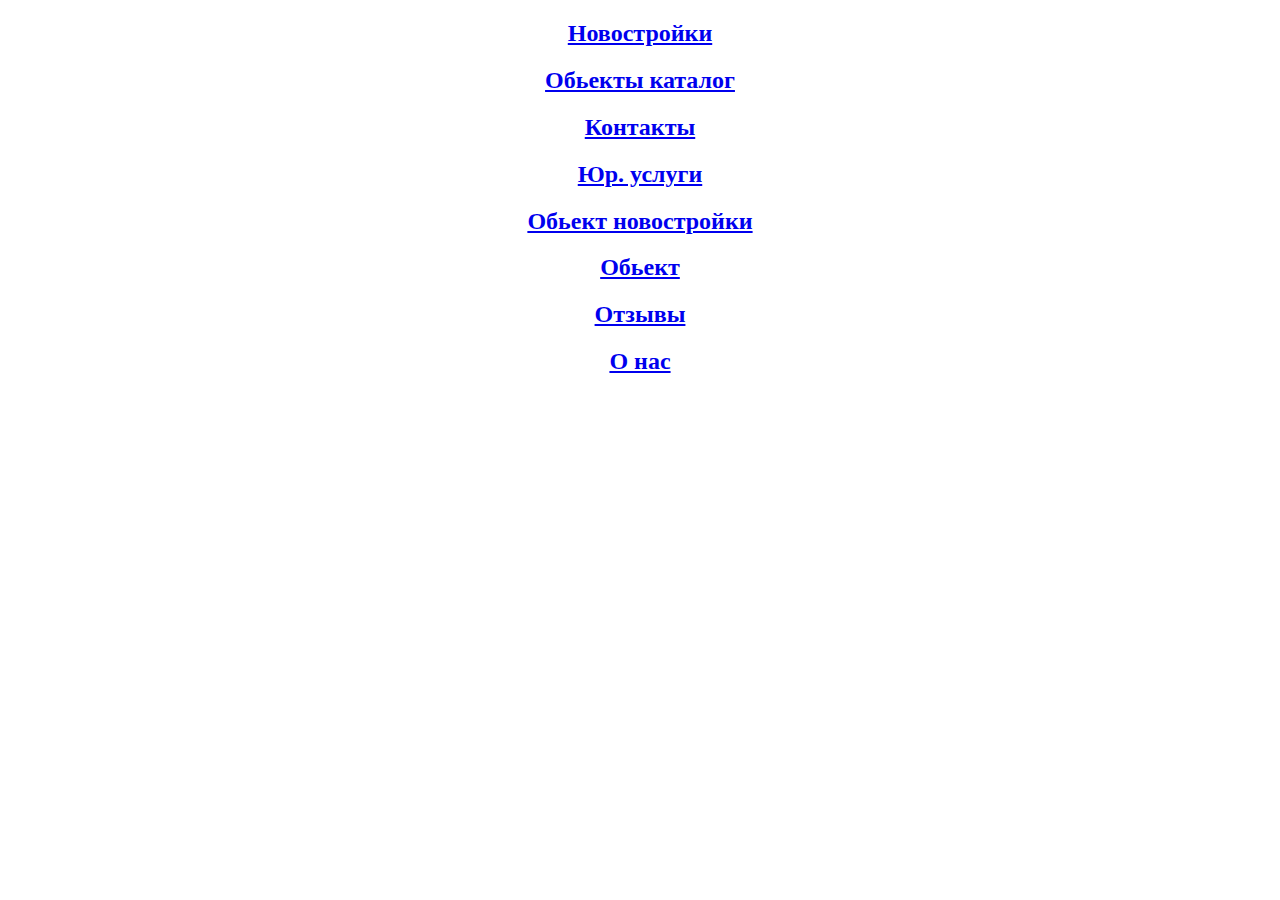
<file: estate/index.html>
<!DOCTYPE html>
<html>
<head>
	<meta name="viewport" content="width=1230">
	<meta charset="utf-8">
	<title>Новостройки</title>
</head>
<body style="text-align: center;">
	<h2><a href="new-buildings.html">Новостройки</a></h2>
	<h2><a href="objects-cat.html">Обьекты каталог</a></h2>
	<h2><a href="contacts.html">Контакты</a></h2>
	<h2><a href="law-services.html">Юр. услуги</a></h2>
	<h2><a href="object-new.html">Обьект новостройки</a></h2>
	<h2><a href="object.html">Обьект</a></h2>
	<h2><a href="reviews.html">Отзывы</a></h2>
	<h2><a href="about.html">О нас</a></h2>
</body>
</html>
</file>
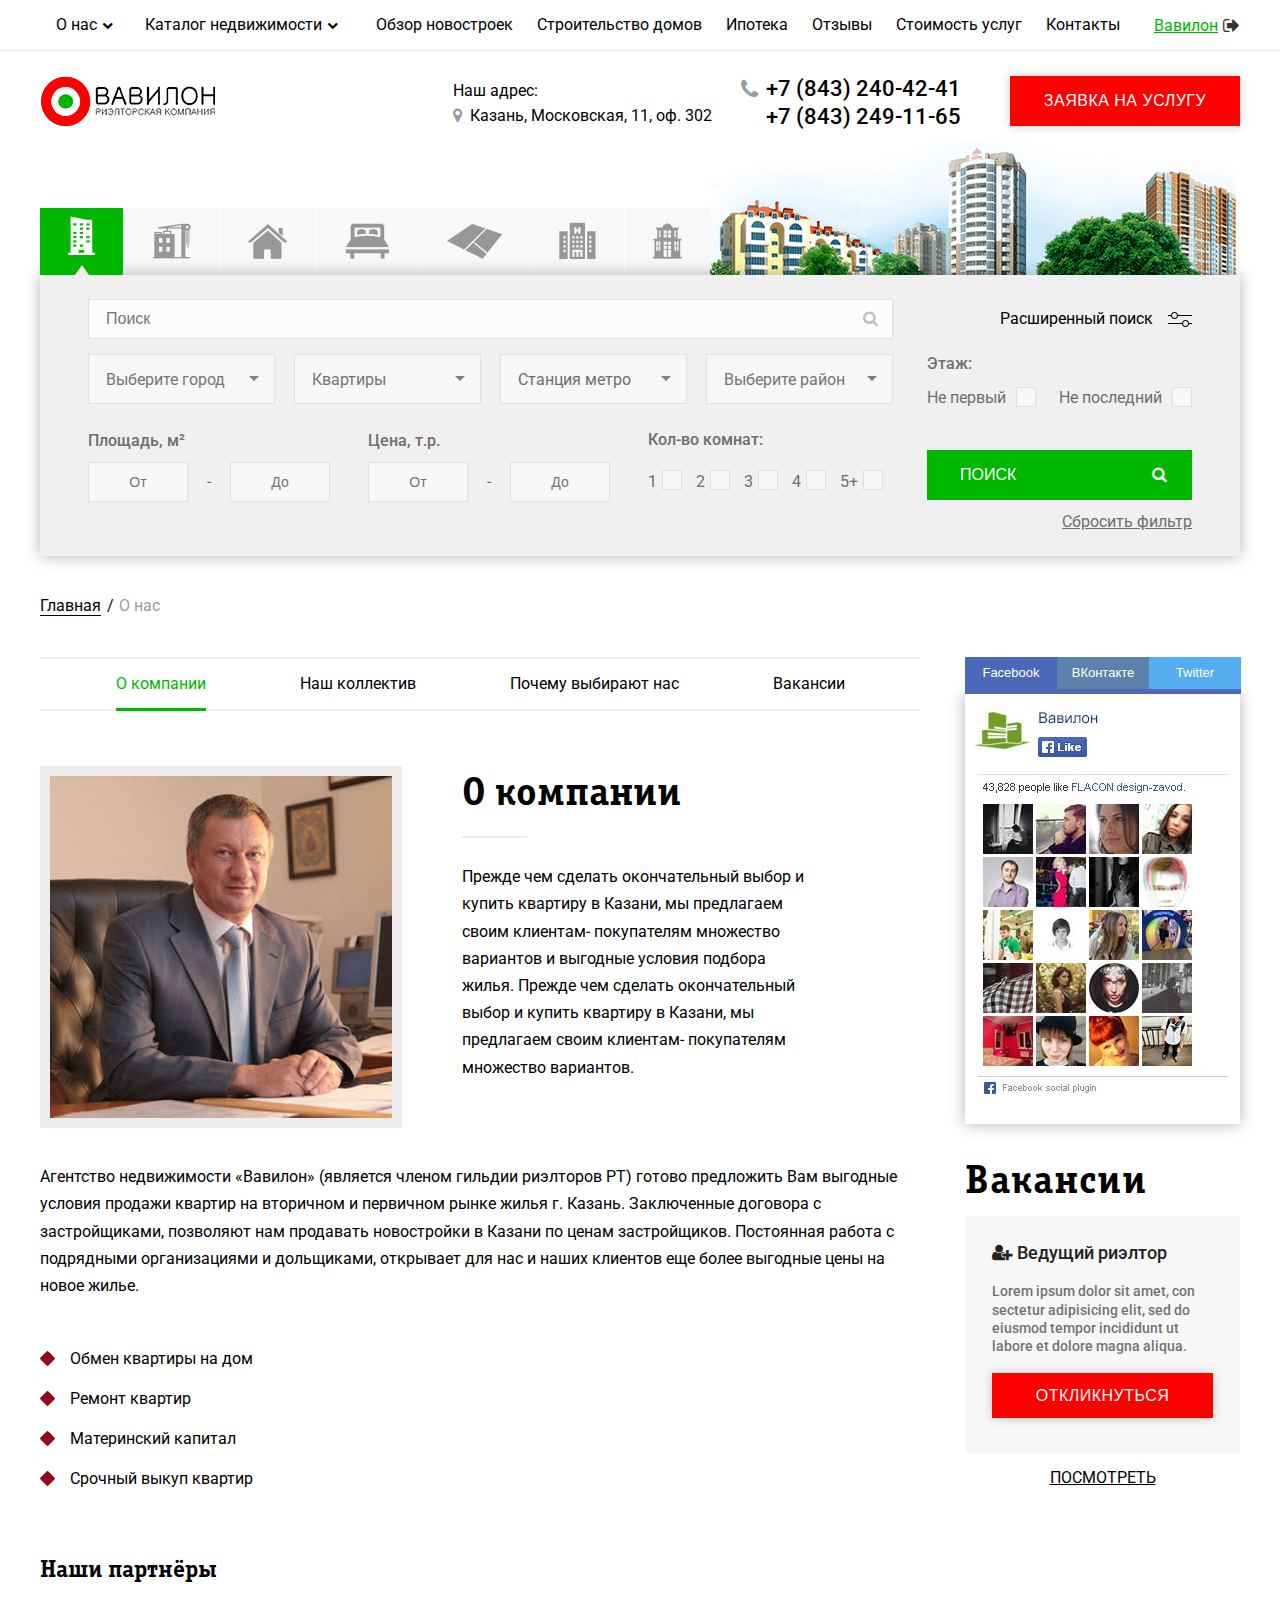
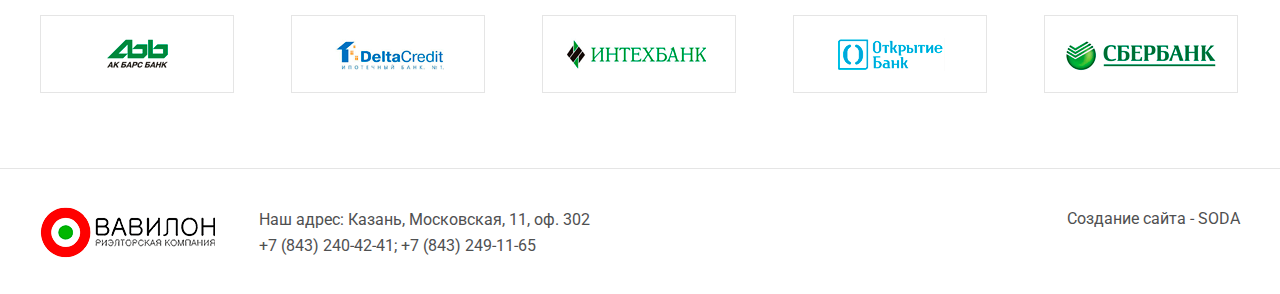
<file: estate/about.html>
<!DOCTYPE html>
<html>
<head>
	<meta name="viewport" content="width=1230">
	<meta charset="utf-8">
	<title></title>
	<link rel="stylesheet" type="text/css" href="css/reset.css">
	<link rel="stylesheet" href="css/font-awesome.min.css">
	<link rel="stylesheet" type="text/css" href="css/selectize.css">
	<link rel="stylesheet" type="text/css" href="css/slick.css">
	<link rel="stylesheet" type="text/css" href="css/style.css">
	<link href="https://fonts.googleapis.com/css?family=Roboto:300,400,500&amp;subset=cyrillic" rel="stylesheet">
	<script src="https://api-maps.yandex.ru/2.1/?lang=ru_RU" type="text/javascript"></script>
</head>
<body>
	<header>
		<div class="head-1">
			<div class="container">
				<div class="head-dropdown">
					<div class="dropdown-wrap">
						<a href="#" class="dropdown-toggle">О нас</a>
						<ul class="dropdown-menu">
							<li><a href="#">Наш коллектив</a></li>
							<li><a href="#">Почему выбирают нас</a></li>
						</ul>
					</div>
					<div class="dropdown-wrap">
						<a href="#" class="dropdown-toggle">Каталог недвижимости</a>
						<ul class="dropdown-menu">
							<li><a href="#">Квартиры</a></li>
							<li><a href="#">Новостройки</a></li>
							<li><a href="#">Комнаты</a></li>
							<li><a href="#">Частные дома</a></li>
							<li><a href="#">Земельные участки</a></li>
							<li><a href="#">Недвижимость за рубежом</a></li>
							<li><a href="#">Коммерческая недвижимость</a></li>
						</ul>
					</div>
				</div>
				<div class="login-wrap logged-in"><a href="#"><span class="user-name">Вавилон</span><i class="fa fa-sign-out" aria-hidden="true"></i></a></div>
				<ul class="navbar">
					<li><a href="#">Обзор новостроек</a></li>
					<li><a href="#">Строительство домов</a></li>
					<li><a href="#">Ипотека</a></li>
					<li><a href="#">Отзывы</a></li>
					<li><a href="#">Стоимость услуг</a></li>
					<li><a href="#">Контакты</a></li>
				</ul>
			</div>
		</div>
		<div class="head-2">
			<div class="container">
				<div class="logo-wrap"><a href="#"><img src="img/logo.png" alt=""></a></div>
				<div class="head-2-right">
					<p class="head-addr">
						Наш адрес: <br><i class="fa fa-map-marker" aria-hidden="true"></i> Казань, Московская, 11, оф. 302
					</p>
					<div class="head-tel">
						<span class="tel">+7 (843) 240-42-41</span>
						<span class="tel">+7 (843) 249-11-65</span>
					</div>
					<button class="req-btn btn">Заявка на услугу</button>
				</div>
			</div>
		</div>
		<div class="head-3">
			<div class="container">
				<div class="head-3-top">
					<ul class="head-3-tabs">
						<li class="active"><a href="#"><img src="img/f1-act.png" alt=""></a></li>
						<li><a href="#"><img src="img/f2.png" alt=""></a></li>
						<li><a href="#"><img src="img/f3.png" alt=""></a></li>
						<li><a href="#"><img src="img/f4.png" alt=""></a></li>
						<li><a href="#"><img src="img/f5.png" alt=""></a></li>
						<li><a href="#"><img src="img/f6.png" alt=""></a></li>
						<li><a href="#"><img src="img/f7.png" alt=""></a></li>
					</ul>
					<div class="img-wrap">
						<img src="img/pic.png" alt="">
					</div>
				</div>
				<form class="filter" method="post">
					<div class="filter-left">
						<div class="search-input-wrap">
							<input type="text" name="" placeholder="Поиск">
						</div>
						<div class="filter-select">
							<select class="chosen-select select-more" data-placeholder="Выберите город">
								<option></option>
								<option>Все</option>
								<option>Казань</option>
								<option>Лениногорс</option>
								<option>Набережные Челны</option>
								<option>Нижнекамск</option>
								<option>Чистополь</option>
								<option>Зеленодольск</option>
								<option>Альметьевск</option>
								<option>Азнакаево</option>
								<option>Бугульма</option>
								<option>Елабуга</option>
								<option>Заинск</option>
							</select>
							<select class="chosen-select" data-placeholder="Квартиры">
								<option></option>
								<option>Чистополь</option>
								<option>Зеленодольск</option>
								<option>Альметьевск</option>
								<option>Азнакаево</option>
								<option>Бугульма</option>
								<option>Елабуга</option>
								<option>Выбрать другой...</option>
							</select>
							<div class="dropdown-wrap filter-checkbox">
								<a href="#" class="dropdown-toggle">Станция метро</a>
								<ul class="dropdown-menu">
									<li><label><input type="checkbox" name=""><span></span>Не первый</label></li>
									<li><label><input type="checkbox" name=""><span></span>Не первый</label></li>
									<li><label><input type="checkbox" name=""><span></span>Не первый</label></li>
									<li><label><input type="checkbox" name=""><span></span>Не первый</label></li>
									<li><label><input type="checkbox" name=""><span></span>Не первый</label></li>
									<li><label><input type="checkbox" name=""><span></span>Не первый</label></li>
									<li><label><input type="checkbox" name=""><span></span>Не первый</label></li>
								</ul>
							</div>
							<select class="chosen-select" data-placeholder="Выберите район">
								<option></option>
								<option>Чистополь</option>
								<option>Зеленодольск</option>
								<option>Альметьевск</option>
								<option>Азнакаево</option>
								<option>Бугульма</option>
								<option>Елабуга</option>
								<option>Выбрать другой...</option>
							</select>
						</div>
						<div class="filter-range">
							<div class="range-body">
								<div class="range-text">
									<span class="range-name">Площадь, м²</span>
								</div>
								<div class="range-field">
									<input type="text" placeholder="От">
									<span>-</span>
									<input type="text" placeholder="До">
								</div>
					  	    </div>
					  	    <div class="range-body">
					  	   		<div class="range-text">
									<span class="range-name">Цена, т.р.</span>
								</div>	
								<div class="range-field">
									<input type="text" placeholder="От">
									<span>-</span>
									<input type="text" placeholder="До">
								</div>		  	      
					  	    </div>
					  	    <div class="range-body">
								<div class="range-text">
									<span class="range-name">Кол-во комнат:</span>
								</div>
								<div class="checkbox-style">
									<label>1<input type="checkbox" name=""><span></span></label>
									<label>2<input type="checkbox" name=""><span></span></label>		  	      
									<label>3<input type="checkbox" name=""><span></span></label>		  	      
									<label>4<input type="checkbox" name=""><span></span></label>		  	      
									<label>5+<input type="checkbox" name=""><span></span></label>		  	      
								</div>
							</div>
						</div>
					</div>
					<div class="filter-right">
						<a href="#" class="filter-expand">Расширенный поиск<img src="img/extended-ico.png" alt=""></a>
						<div class="clear"></div>
						<div class="choose-floor">
							<span class="choose-head">Этаж:</span>
							<label>Не первый<input type="checkbox" name=""><span></span></label>
							<label>Не последний<input type="checkbox" name=""><span></span></label>
						</div>
						<button type="submit" class="submit-btn">Поиск</button>
					</div>
					<div class="filter-reset">
						<a href="#">Сбросить фильтр</a>
					</div>					
				</form>
			</div>
		</div>
	</header>

	<section class="about-page">
		<div class="container">
			<ul class="breadcrumb">
				<li><a href="#">Главная</a></li>
				<li class="active">О нас</li>
			</ul>
			<div class="a-sidebar">
				<div class="sidebar-social">
					<ul class="visible-fb">
						<li><a href="#" class="s-fb" data-tab="fb">Facebook</a></li>
						<li><a href="#" class="s-vk" data-tab="vk">ВКонтакте</a></li>
						<li><a href="#" class="s-tw" data-tab="tw">Twitter</a></li>
					</ul>
					<div class="social-cont">
						<img src="img/fb.jpg" data-dest="fb">
						<img src="img/vk.jpg" data-dest="vk" style="display: none;">
						<img src="img/tw.jpg" data-dest="tw" style="display: none;">
					</div>
				</div>
				<div class="sidebar-vacancy">
					<h2>Вакансии</h2>
					<div class="s-vacancy-box">
						<p class="head"><i class="fa fa-user-plus" aria-hidden="true"></i> Ведущий риэлтор</p>
						<p>Lorem ipsum dolor sit amet, con sectetur adipisicing elit, sed do eiusmod tempor incididunt ut labore et dolore magna aliqua.</p>
						<button class="btn s-vacancy-btn">откликнуться</button>
					</div>
					<a href="#" class="s-vacancy-href">посмотреть</a>
				</div>
			</div>
			<div class="a-content">
				<ul class="a-navbar">
					<li class="active"><a href="#" data-tab="a-tab-1">О компании</a></li>
					<li><a href="#" data-tab="a-tab-2">Наш коллектив</a></li>
					<li><a href="#" data-tab="a-tab-3">Почему выбирают нас</a></li>
					<li><a href="#" data-tab="a-tab-4">Вакансии</a></li>
				</ul>


				<div class="a-company a-tab" data-dest="a-tab-1">
					<div class="a-company-top">
						<img src="img/man.jpg" alt="" class="border-img">
						<div class="text-wrap">
							<h2>О компании</h2>
							<hr>
							<p class="img-text">Прежде чем сделать окончательный выбор и купить квартиру в Казани, мы предлагаем своим клиентам- покупателям множество вариантов и выгодные условия подбора жилья. Прежде чем сделать окончательный выбор и купить квартиру в Казани, мы предлагаем своим клиентам- покупателям множество вариантов.</p>
						</div>
					</div>
					<div class="a-company-bot">
						<p>Агентство недвижимости «Вавилон» (является членом гильдии риэлторов РТ) готово предложить Вам выгодные условия продажи квартир на вторичном и первичном рынке жилья г. Казань. Заключенные договора с застройщиками, позволяют нам продавать новостройки в  Казани по ценам застройщиков. Постоянная работа с подрядными организациями и дольщиками, открывает для нас и наших клиентов еще более выгодные цены на новое жилье. </p>
						<ul class="a-company-list">
							<li>Обмен квартиры на дом</li>
							<li>Ремонт квартир</li>
							<li>Материнский капитал</li>
							<li>Срочный выкуп квартир</li>
						</ul>
					</div>
				</div>


				<div class="a-collective a-tab" data-dest="a-tab-2">
					<h2>Наш коллектив</h2>
					<div class="a-collective-wrap">
						<div class="a-worker">
							<span class="img-wrap">
								<img src="img/worker.jpg" alt="">
							</span>
							<div class="worker-text">
								<span class="worker-name">Хакимов Рамиль Радикович</span>
								<span class="worker-job">Специалист по недвижимости</span>
								<span class="worker-tel">Телефон: +7 (952)-040-02-22</span>
							</div>
						</div>
						<div class="a-worker">
							<span class="img-wrap">
								<img src="img/worker.jpg" alt="">
							</span>
							<div class="worker-text">
								<span class="worker-name">Хакимов Рамиль Радикович</span>
								<span class="worker-job">Специалист по недвижимости</span>
								<span class="worker-tel">Телефон: +7 (952)-040-02-22</span>
							</div>
						</div>
						<div class="a-worker">
							<span class="img-wrap">
								<img src="img/worker.jpg" alt="">
							</span>
							<div class="worker-text">
								<span class="worker-name">Хакимов Рамиль Радикович</span>
								<span class="worker-job">Специалист по недвижимости</span>
								<span class="worker-tel">Телефон: +7 (952)-040-02-22</span>
							</div>
						</div>
						<div class="a-worker">
							<span class="img-wrap">
								<img src="img/worker.jpg" alt="">
							</span>
							<div class="worker-text">
								<span class="worker-name">Хакимов Рамиль Радикович</span>
								<span class="worker-job">Специалист по недвижимости</span>
								<span class="worker-tel">Телефон: +7 (952)-040-02-22</span>
							</div>
						</div>
						<div class="a-worker">
							<span class="img-wrap">
								<img src="img/worker.jpg" alt="">
							</span>
							<div class="worker-text">
								<span class="worker-name">Хакимов Рамиль Радикович</span>
								<span class="worker-job">Специалист по недвижимости</span>
								<span class="worker-tel">Телефон: +7 (952)-040-02-22</span>
							</div>
						</div>
						<div class="a-worker">
							<span class="img-wrap">
								<img src="img/worker.jpg" alt="">
							</span>
							<div class="worker-text">
								<span class="worker-name">Хакимов Рамиль Радикович</span>
								<span class="worker-job">Специалист по недвижимости</span>
								<span class="worker-tel">Телефон: +7 (952)-040-02-22</span>
							</div>
						</div>

					</div>
				</div>

				<div class="a-vacancies a-tab" data-dest="a-tab-3">
					<h2>Почему выбирают нас?</h2>
					<div class="a-vacancy">
						<p class="head">СПЕЦИАЛИСТ ПО ПРОДАЖЕ НЕДВИЖИМОСТИ</p>
						<p class="prime">В связи с расширением, идет набор сотрудников на должность <b>"Специалист по продаже Недвижимости"</b>. <br>- Проводится бесплатное обучение от компании (теория, практика, тренинги). Далее прикрепляется к вам опытный наставник, который вас сопровождает на этапах работы и на сделках. </p>
						<div class="list-wrap">
							<p class="list-head">Обязанности: </p>
							<ul class="a-vacancy-list">
								<li>организация сделок с недвижимостью в интересах клиента,</li>
								<li>анализ рынка и объектов недвижимости, </li>
								<li>подбор вариантов и предварительная оценка недвижимости, </li>
								<li>работа с клиентской базой: поиск новых клиентов, проведение переговоров с клиентами, формирование базы данных, организация просмотра объектов недвижимости, </li>
								<li>сбор пакета документов для регистрации сделки купли продажи, содействие в оформлении договоров и сопровождение сделки. </li>
							</ul>
						</div>
						<div class="list-wrap">
							<p class="list-head">Комфортные условия для Вас:</p>
							<ul class="a-vacancy-list">
								<li>заработная плата высокая (% от сделок) </li>
								<li>офис в центре города </li>
								<li>ПК, телефон </li>
								<li>профессиональный и карьерный рост </li>
								<li>повышение уровня доходов в соответствии с профессиональным ростом </li>
								<li>дружный коллектив. </li>
							</ul>
						</div>
						<div class="list-wrap">
							<p class="list-head">Требования к кандидату:</p>
							<ul class="a-vacancy-list">
								<li>приветствуется успешный опыт работы в продажах</li>
								<li>навыки проведения деловых переговоров </li>
								<li>коммуникабельность, организованность, стрессоустойчивость, ответственность, активность, аккуратность, высокий уровень ответственности за персональные результаты, мотивация на высокий уровень дохода</li>
								<li>позитивное отношение к жизни</li>
							</ul>
						</div>
						<p class="salary-text">От 50 000 руб и выше</p>
						<button class="a-vacancy-btn btn">откликнуться</button>
					</div>
				</div>


				<div class="a-vacancies a-tab" data-dest="a-tab-4">
					<h2>Вакансии</h2>
					<div class="a-vacancy">
						<p class="head">СПЕЦИАЛИСТ ПО ПРОДАЖЕ НЕДВИЖИМОСТИ</p>
						<p class="prime">В связи с расширением, идет набор сотрудников на должность <b>"Специалист по продаже Недвижимости"</b>. <br>- Проводится бесплатное обучение от компании (теория, практика, тренинги). Далее прикрепляется к вам опытный наставник, который вас сопровождает на этапах работы и на сделках. </p>
						<div class="list-wrap">
							<p class="list-head">Обязанности: </p>
							<ul class="a-vacancy-list">
								<li>организация сделок с недвижимостью в интересах клиента,</li>
								<li>анализ рынка и объектов недвижимости, </li>
								<li>подбор вариантов и предварительная оценка недвижимости, </li>
								<li>работа с клиентской базой: поиск новых клиентов, проведение переговоров с клиентами, формирование базы данных, организация просмотра объектов недвижимости, </li>
								<li>сбор пакета документов для регистрации сделки купли продажи, содействие в оформлении договоров и сопровождение сделки. </li>
							</ul>
						</div>
						<div class="list-wrap">
							<p class="list-head">Комфортные условия для Вас:</p>
							<ul class="a-vacancy-list">
								<li>заработная плата высокая (% от сделок) </li>
								<li>офис в центре города </li>
								<li>ПК, телефон </li>
								<li>профессиональный и карьерный рост </li>
								<li>повышение уровня доходов в соответствии с профессиональным ростом </li>
								<li>дружный коллектив. </li>
							</ul>
						</div>
						<div class="list-wrap">
							<p class="list-head">Требования к кандидату:</p>
							<ul class="a-vacancy-list">
								<li>приветствуется успешный опыт работы в продажах</li>
								<li>навыки проведения деловых переговоров </li>
								<li>коммуникабельность, организованность, стрессоустойчивость, ответственность, активность, аккуратность, высокий уровень ответственности за персональные результаты, мотивация на высокий уровень дохода</li>
								<li>позитивное отношение к жизни</li>
							</ul>
						</div>
						<p class="salary-text">От 50 000 руб и выше</p>
						<button class="a-vacancy-btn btn">откликнуться</button>
					</div>
				</div>

			</div>
		</div>
	</section>
	<div class="clear"></div>
	<footer>
		<div class="container partners">
			<h2>Наши партнёры</h2>
			<ul>
				<li><a href="#"><img src="img/p1.png" alt=""></a></li>
				<li><a href="#"><img src="img/p2.png" alt=""></a></li>
				<li><a href="#"><img src="img/p3.png" alt=""></a></li>
				<li><a href="#"><img src="img/p4.png" alt=""></a></li>
				<li><a href="#"><img src="img/p5.png" alt=""></a></li>
			</ul>
		</div>
		<hr>
		<div class="container footer-bot">
			<a href="http://artsoda.ru/" class="soda-href">Создание сайта - SODA</a>
			<div class="flogo-wrap"><img src="img/logo.png" alt=""></div>
			<div class="f-contact">
				<span>Наш адрес: Казань, Московская, 11, оф. 302</span>
				<span>+7 (843) 240-42-41; +7 (843) 249-11-65</span>
			</div>
		</div>
	</footer>

	<div class="b-popup" id="apply-popup">
		<div class="b-popup-content">
	    	<div class="b-popup-wrap">
	    		<div class="apply-popup">
	    			<h2>Обратный звонок</h2>
	    			<p class="popup-text">Введите контактные данные и наш менеджер свяжется с Вами в ближайшее время</p>
	    			<form method="post" class="popup-form">
	    				<label>
							<input placeholder="Имя" name="name">
						</label>
						<label>
							<input class="popup-mask" name="phone" placeholder="Телефон *">
						</label>
	    				<div class="apartment-select">
							<label>Кол-во комнат:</label>
							<div class="checkbox-style">
								<label>1<input type="checkbox" name=""><span></span></label>
								<label>2<input type="checkbox" name=""><span></span></label>		  	      
								<label>3<input type="checkbox" name=""><span></span></label>		  	      
								<label>4<input type="checkbox" name=""><span></span></label>		  	      
								<label>5+<input type="checkbox" name=""><span></span></label>		  	      
							</div>
				  	    </div>
	    				
	    				<button class="popup-btn btn">отправить</button>
	    			</form>
	    		</div>
	    		<span class="popup-close"><i class="fa fa-times" aria-hidden="true"></i></span>
	    	</div>
	    </div>
	</div>

	<div class="b-popup" id="city-box">
		<div class="b-popup-content">
	    	<div class="b-popup-wrap">
	    		<h2>Выберите другой город</h2>
	    		<ul class="city-box">
	    			<li>Казань</li>
	    			<li>Карабаш</li>
	    			<li>Камское Устье</li>
	    			<li>Камские Поляны</li>
	    			<li>Джалиль</li>
	    			<li>Васильево</li>
	    			<li>Богатые Сабы</li>
	    			<li>Балтаси</li>
	    			<li>Актюбинский</li>
	    			<li>Аксубаево</li>
	    			<li>Нижний Услон</li>
	    			<li>Куйбышевский Затон</li>
	    			<li>Кукмор</li>
	    			<li>Новочувашский</li>
	    			<li>Верхний Услон</li>
	    			<li>Высокая Гора</li>
	    			<li>Пестрецы</li>
	    			<li>Уруссу</li>
	    			<li>Рыбная Слобода</li>
	    			<li>Русский Акташ</li>
	    			<li>Нижняя Мактама</li>
	    			<li>Нижние Вязовые</li>
	    			<li>Апастово</li>
	    			<li>Иннополис</li>
	    			<li>Чистополь</li>
	    			<li>Елабуга</li>
	    			<li>Болгар</li>
	    			<li>Буинск</li>
	    			<li>Бугульма</li>
	    			<li>Бавлы</li>
	    			<li>Арск</li>
	    			<li>Альметьевск</li>
	    			<li>Азнакаево</li>
	    			<li>Агрыз</li>
	    			<li>Заинск</li>
	    			<li>Зеленодольск</li>
	    			<li>Тетюши</li>
	    			<li>Нурлат</li>
	    			<li>Нижнекамск</li>
	    			<li>Набережные Челны</li>
	    			<li>Мензелинск</li>
	    			<li>Менделеевск</li>
	    			<li>Мамадыш</li>
	    			<li>Лениногорск</li>
	    			<li>Лаишево</li>
	    			<li>Алексеевское</li>
	    		</ul>
	    		<span class="popup-close"><i class="fa fa-times" aria-hidden="true"></i></span>
	    	</div>
	    </div>
	</div>

<script src="https://ajax.googleapis.com/ajax/libs/jquery/1.12.4/jquery.min.js"></script>
<script type="text/javascript" src="js/selectize.min.js"></script>
<script type="text/javascript" src="js/slick.min.js"></script>
<script type="text/javascript" src="js/script.js"></script>
<script type="text/javascript">
	$(document).ready(function(){
		
	});
</script>
</body>
</html>
</file>
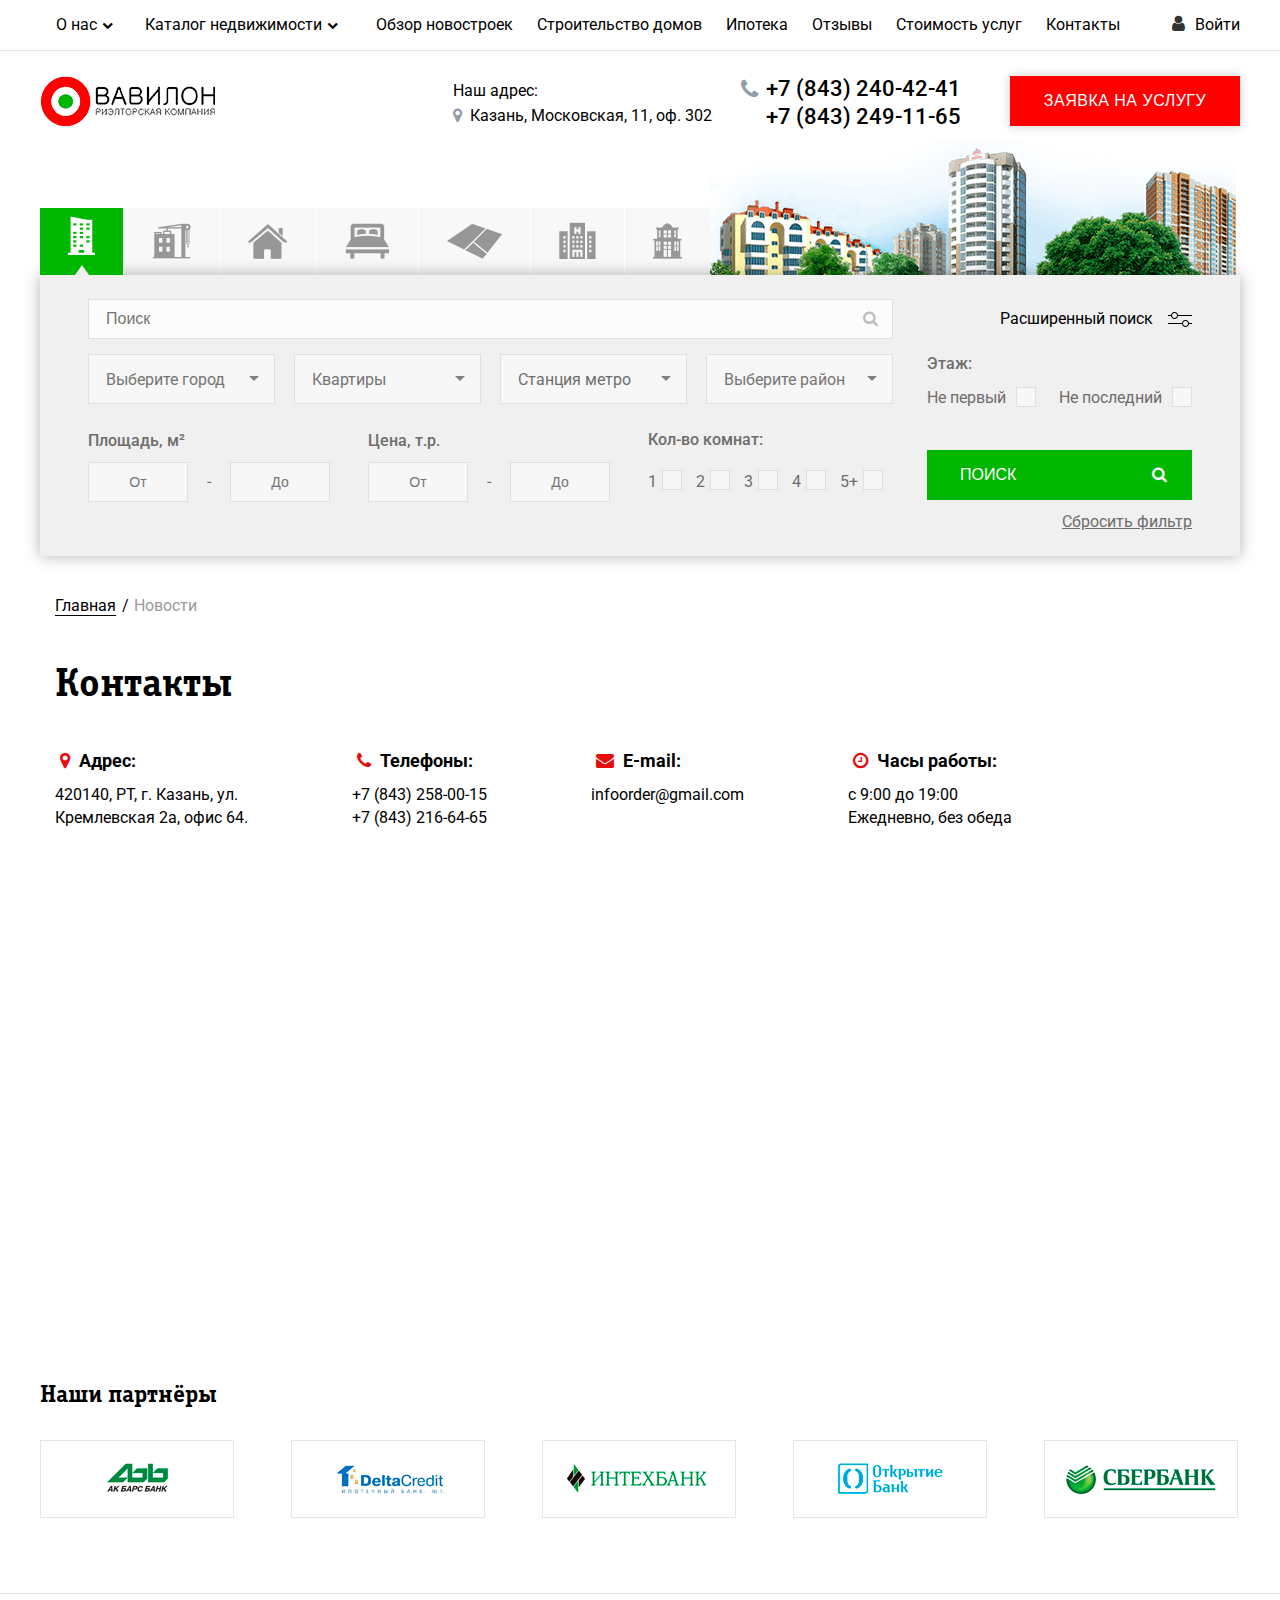
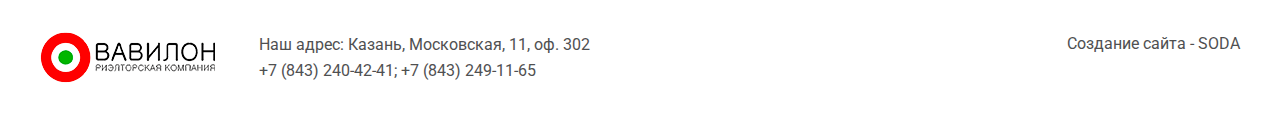
<file: estate/contacts.html>
<!DOCTYPE html>
<html>
<head>
	<meta name="viewport" content="width=1230">
	<meta charset="utf-8">
	<title></title>
	<link rel="stylesheet" type="text/css" href="css/reset.css">
	<link rel="stylesheet" href="css/font-awesome.min.css">
	<link rel="stylesheet" type="text/css" href="css/selectize.css">
	<link rel="stylesheet" type="text/css" href="css/slick.css">
	<link rel="stylesheet" type="text/css" href="css/style.css">
	<link href="https://fonts.googleapis.com/css?family=Roboto:400,500&amp;subset=cyrillic" rel="stylesheet">
	<script src="https://api-maps.yandex.ru/2.1/?lang=ru_RU" type="text/javascript"></script>
</head>
<body>
	<header>
		<div class="head-1">
			<div class="container">
				<div class="head-dropdown">
					<div class="dropdown-wrap">
						<a href="#" class="dropdown-toggle">О нас</a>
						<ul class="dropdown-menu">
							<li><a href="#">Наш коллектив</a></li>
							<li><a href="#">Почему выбирают нас</a></li>
						</ul>
					</div>
					<div class="dropdown-wrap">
						<a href="#" class="dropdown-toggle">Каталог недвижимости</a>
						<ul class="dropdown-menu">
							<li><a href="#">Квартиры</a></li>
							<li><a href="#">Новостройки</a></li>
							<li><a href="#">Комнаты</a></li>
							<li><a href="#">Частные дома</a></li>
							<li><a href="#">Земельные участки</a></li>
							<li><a href="#">Недвижимость за рубежом</a></li>
							<li><a href="#">Коммерческая недвижимость</a></li>
						</ul>
					</div>
				</div>
				<div class="login-wrap"><i class="fa fa-user" aria-hidden="true"></i><a href="#">Войти</a></div>
				<ul class="navbar">
					<li><a href="#">Обзор новостроек</a></li>
					<li><a href="#">Строительство домов</a></li>
					<li><a href="#">Ипотека</a></li>
					<li><a href="#">Отзывы</a></li>
					<li><a href="#">Стоимость услуг</a></li>
					<li><a href="#">Контакты</a></li>
				</ul>
			</div>
		</div>
		<div class="head-2">
			<div class="container">
				<div class="logo-wrap"><a href="#"><img src="img/logo.png" alt=""></a></div>
				<div class="head-2-right">
					<p class="head-addr">
						Наш адрес: <br><i class="fa fa-map-marker" aria-hidden="true"></i> Казань, Московская, 11, оф. 302
					</p>
					<div class="head-tel">
						<span class="tel">+7 (843) 240-42-41</span>
						<span class="tel">+7 (843) 249-11-65</span>
					</div>
					<button class="req-btn btn">Заявка на услугу</button>
				</div>
			</div>
		</div>
		<div class="head-3">
			<div class="container">
				<div class="head-3-top">
					<ul class="head-3-tabs">
						<li class="active"><a href="#"><img src="img/f1-act.png" alt=""></a></li>
						<li><a href="#"><img src="img/f2.png" alt=""></a></li>
						<li><a href="#"><img src="img/f3.png" alt=""></a></li>
						<li><a href="#"><img src="img/f4.png" alt=""></a></li>
						<li><a href="#"><img src="img/f5.png" alt=""></a></li>
						<li><a href="#"><img src="img/f6.png" alt=""></a></li>
						<li><a href="#"><img src="img/f7.png" alt=""></a></li>
					</ul>
					<div class="img-wrap">
						<img src="img/pic.png" alt="">
					</div>
				</div>
				<form class="filter" method="post">
					<div class="filter-left">
						<div class="search-input-wrap">
							<input type="text" name="" placeholder="Поиск">
						</div>
						<div class="filter-select">
							<select class="chosen-select select-more" data-placeholder="Выберите город">
								<option></option>
								<option>Все</option>
								<option>Казань</option>
								<option>Лениногорс</option>
								<option>Набережные Челны</option>
								<option>Нижнекамск</option>
								<option>Чистополь</option>
								<option>Зеленодольск</option>
								<option>Альметьевск</option>
								<option>Азнакаево</option>
								<option>Бугульма</option>
								<option>Елабуга</option>
								<option>Заинск</option>
							</select>
							<select class="chosen-select" data-placeholder="Квартиры">
								<option></option>
								<option>Чистополь</option>
								<option>Зеленодольск</option>
								<option>Альметьевск</option>
								<option>Азнакаево</option>
								<option>Бугульма</option>
								<option>Елабуга</option>
								<option>Выбрать другой...</option>
							</select>
							<div class="dropdown-wrap filter-checkbox">
								<a href="#" class="dropdown-toggle">Станция метро</a>
								<ul class="dropdown-menu">
									<li><label><input type="checkbox" name=""><span></span>Не первый</label></li>
									<li><label><input type="checkbox" name=""><span></span>Не первый</label></li>
									<li><label><input type="checkbox" name=""><span></span>Не первый</label></li>
									<li><label><input type="checkbox" name=""><span></span>Не первый</label></li>
									<li><label><input type="checkbox" name=""><span></span>Не первый</label></li>
									<li><label><input type="checkbox" name=""><span></span>Не первый</label></li>
									<li><label><input type="checkbox" name=""><span></span>Не первый</label></li>
								</ul>
							</div>
							<select class="chosen-select" data-placeholder="Выберите район">
								<option></option>
								<option>Чистополь</option>
								<option>Зеленодольск</option>
								<option>Альметьевск</option>
								<option>Азнакаево</option>
								<option>Бугульма</option>
								<option>Елабуга</option>
								<option>Выбрать другой...</option>
							</select>
						</div>
						<div class="filter-range">
							<div class="range-body">
								<div class="range-text">
									<span class="range-name">Площадь, м²</span>
								</div>
								<div class="range-field">
									<input type="text" placeholder="От">
									<span>-</span>
									<input type="text" placeholder="До">
								</div>
					  	    </div>
					  	    <div class="range-body">
					  	   		<div class="range-text">
									<span class="range-name">Цена, т.р.</span>
								</div>	
								<div class="range-field">
									<input type="text" placeholder="От">
									<span>-</span>
									<input type="text" placeholder="До">
								</div>		  	      
					  	    </div>
					  	    <div class="range-body">
								<div class="range-text">
									<span class="range-name">Кол-во комнат:</span>
								</div>
								<div class="checkbox-style">
									<label>1<input type="checkbox" name=""><span></span></label>
									<label>2<input type="checkbox" name=""><span></span></label>		  	      
									<label>3<input type="checkbox" name=""><span></span></label>		  	      
									<label>4<input type="checkbox" name=""><span></span></label>		  	      
									<label>5+<input type="checkbox" name=""><span></span></label>		  	      
								</div>
							</div>
						</div>
					</div>
					<div class="filter-right">
						<a href="#" class="filter-expand">Расширенный поиск<img src="img/extended-ico.png" alt=""></a>
						<div class="clear"></div>
						<div class="choose-floor">
							<span class="choose-head">Этаж:</span>
							<label>Не первый<input type="checkbox" name=""><span></span></label>
							<label>Не последний<input type="checkbox" name=""><span></span></label>
						</div>
						<button type="submit" class="submit-btn">Поиск</button>
					</div>
					<div class="filter-reset">
						<a href="#">Сбросить фильтр</a>
					</div>					
				</form>
			</div>
		</div>
	</header>

	<section class="contacts-page">
		<div class="container">
			<ul class="breadcrumb">
				<li><a href="#">Главная</a></li>
				<li class="active">Новости</li>
			</ul>
			<h2>Контакты</h2>
			<div class="contact-items">
				<div class="contact-item">
					<p class="head"><i class="fa fa-map-marker" aria-hidden="true"></i> Адрес:</p>
					<span>420140, РТ, г. Казань, ул.<br>
					Кремлевская 2а, офис 64. </span>
				</div>
				<div class="contact-item">
					<p class="head"><i class="fa fa-phone" aria-hidden="true"></i> Телефоны:</p>
					<span>+7 (843) 258-00-15</span>
					<span>+7 (843) 216-64-65</span>
				</div>
				<div class="contact-item">
					<p class="head"><i class="fa fa-envelope" aria-hidden="true"></i> E-mail:</p>
					<span>infoorder@gmail.com</span>
				</div>
				<div class="contact-item">
					<p class="head"><i class="fa fa-clock-o" aria-hidden="true"></i> Часы работы:</p>
					<span>с 9:00 до 19:00</span>
					<span>Ежедневно, без обеда</span>
				</div>
			</div>
		</div>
		<div class="map-wrap" id="map-contact"></div>
	</section>
	<div class="clear"></div>
	<footer>
		<div class="container partners">
			<h2>Наши партнёры</h2>
			<ul>
				<li><a href="#"><img src="img/p1.png" alt=""></a></li>
				<li><a href="#"><img src="img/p2.png" alt=""></a></li>
				<li><a href="#"><img src="img/p3.png" alt=""></a></li>
				<li><a href="#"><img src="img/p4.png" alt=""></a></li>
				<li><a href="#"><img src="img/p5.png" alt=""></a></li>
			</ul>
		</div>
		<hr>
		<div class="container footer-bot">
			<a href="http://artsoda.ru/" class="soda-href">Создание сайта - SODA</a>
			<div class="flogo-wrap"><img src="img/logo.png" alt=""></div>
			<div class="f-contact">
				<span>Наш адрес: Казань, Московская, 11, оф. 302</span>
				<span>+7 (843) 240-42-41; +7 (843) 249-11-65</span>
			</div>
		</div>
	</footer>

	<div class="b-popup" id="apply-popup">
		<div class="b-popup-content">
	    	<div class="b-popup-wrap">
	    		<div class="apply-popup">
	    			<h2>Обратный звонок</h2>
	    			<p class="popup-text">Введите контактные данные и наш менеджер свяжется с Вами в ближайшее время</p>
	    			<form method="post" class="popup-form">
	    				<label>
							<input placeholder="Имя" name="name">
						</label>
						<label>
							<input class="popup-mask" name="phone" placeholder="Телефон *">
						</label>
	    				<div class="apartment-select">
							<label>Кол-во комнат:</label>
							<div class="checkbox-style">
								<label>1<input type="checkbox" name=""><span></span></label>
								<label>2<input type="checkbox" name=""><span></span></label>		  	      
								<label>3<input type="checkbox" name=""><span></span></label>		  	      
								<label>4<input type="checkbox" name=""><span></span></label>		  	      
								<label>5+<input type="checkbox" name=""><span></span></label>		  	      
							</div>
				  	    </div>
	    				
	    				<button class="popup-btn btn">отправить</button>
	    			</form>
	    		</div>
	    		<span class="popup-close"><i class="fa fa-times" aria-hidden="true"></i></span>
	    	</div>
	    </div>
	</div>
	
	<div class="b-popup" id="city-box">
		<div class="b-popup-content">
	    	<div class="b-popup-wrap">
	    		<h2>Выберите другой город</h2>
	    		<ul class="city-box">
	    			<li>Казань</li>
	    			<li>Карабаш</li>
	    			<li>Камское Устье</li>
	    			<li>Камские Поляны</li>
	    			<li>Джалиль</li>
	    			<li>Васильево</li>
	    			<li>Богатые Сабы</li>
	    			<li>Балтаси</li>
	    			<li>Актюбинский</li>
	    			<li>Аксубаево</li>
	    			<li>Нижний Услон</li>
	    			<li>Куйбышевский Затон</li>
	    			<li>Кукмор</li>
	    			<li>Новочувашский</li>
	    			<li>Верхний Услон</li>
	    			<li>Высокая Гора</li>
	    			<li>Пестрецы</li>
	    			<li>Уруссу</li>
	    			<li>Рыбная Слобода</li>
	    			<li>Русский Акташ</li>
	    			<li>Нижняя Мактама</li>
	    			<li>Нижние Вязовые</li>
	    			<li>Апастово</li>
	    			<li>Иннополис</li>
	    			<li>Чистополь</li>
	    			<li>Елабуга</li>
	    			<li>Болгар</li>
	    			<li>Буинск</li>
	    			<li>Бугульма</li>
	    			<li>Бавлы</li>
	    			<li>Арск</li>
	    			<li>Альметьевск</li>
	    			<li>Азнакаево</li>
	    			<li>Агрыз</li>
	    			<li>Заинск</li>
	    			<li>Зеленодольск</li>
	    			<li>Тетюши</li>
	    			<li>Нурлат</li>
	    			<li>Нижнекамск</li>
	    			<li>Набережные Челны</li>
	    			<li>Мензелинск</li>
	    			<li>Менделеевск</li>
	    			<li>Мамадыш</li>
	    			<li>Лениногорск</li>
	    			<li>Лаишево</li>
	    			<li>Алексеевское</li>
	    		</ul>
	    		<span class="popup-close"><i class="fa fa-times" aria-hidden="true"></i></span>
	    	</div>
	    </div>
	</div>
	
<script src="https://ajax.googleapis.com/ajax/libs/jquery/1.12.4/jquery.min.js"></script>
<script type="text/javascript" src="js/selectize.min.js"></script>
<script type="text/javascript" src="js/slick.min.js"></script>
<script type="text/javascript" src="js/script.js"></script>
<script type="text/javascript">
	$(document).ready(function(){
		ymaps.ready(init);
	    var myMap;

	    function init(){     
	        myMap = new ymaps.Map("map-contact", {
	            center: [55.79485773537792,49.11209623847536],
	            zoom: 17,
	            controls: []
	        });

	        myPlacemark = new ymaps.Placemark([55.79485773537792,49.11209623847536], 
	        {
	        	hintContent: 'ул. Кремлевская 2а'
	        }, 
	        {
	        	preset: 'islands#redIcon'
	        });

			myMap.geoObjects.add(myPlacemark);

	        myMap.behaviors.disable(['scrollZoom','multiTouch']);
	    }
	});
</script>
</body>
</html>
</file>
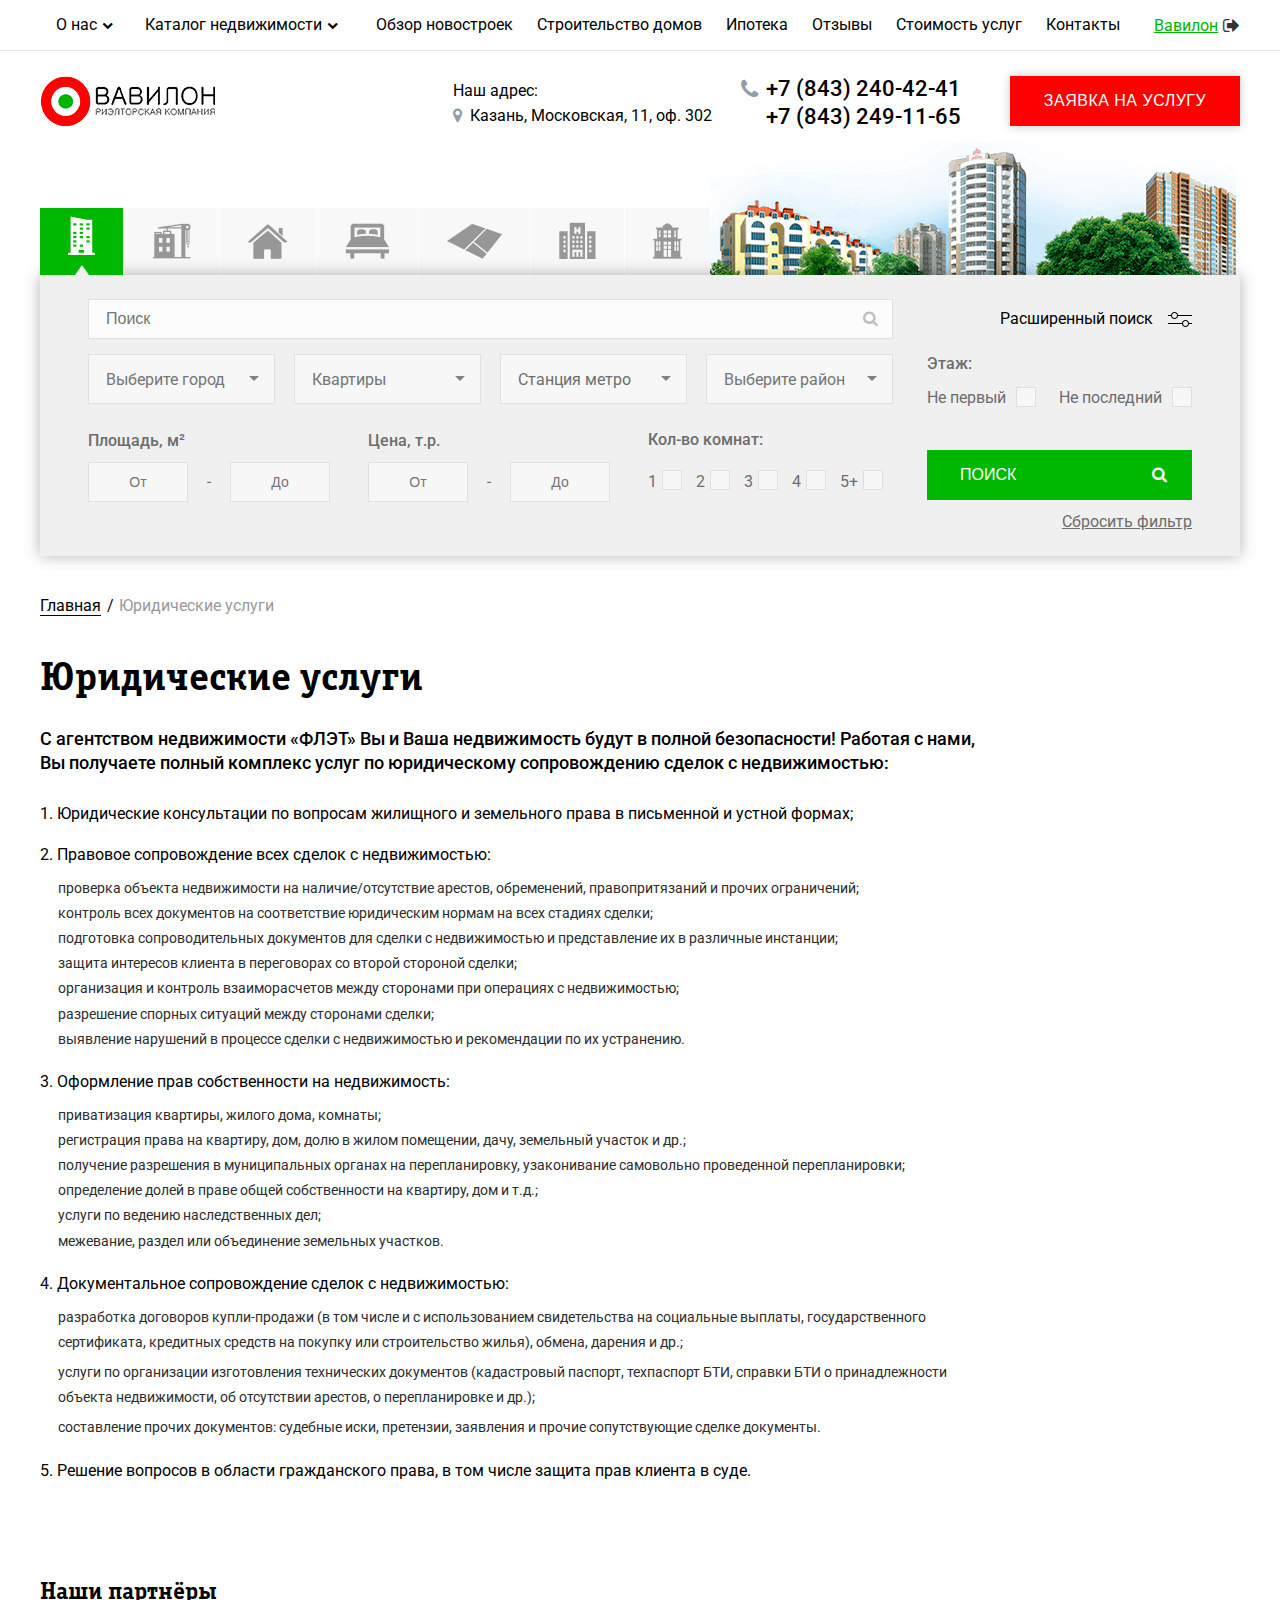
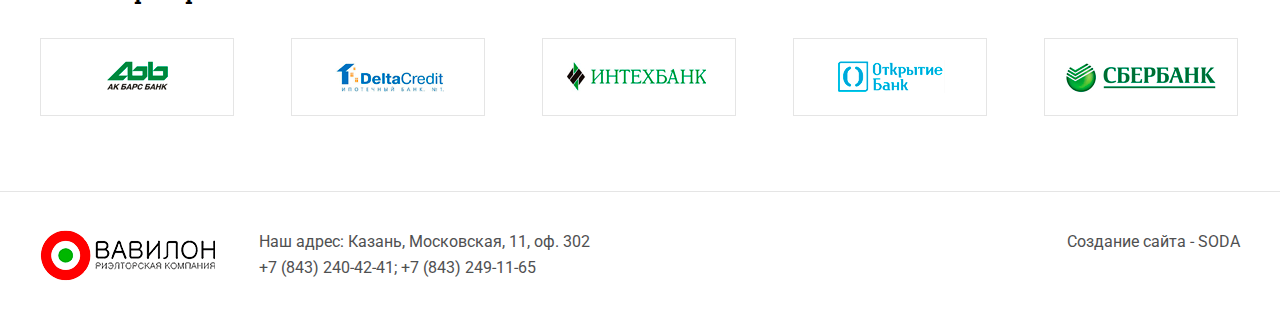
<file: estate/law-services.html>
<!DOCTYPE html>
<html>
<head>
	<meta name="viewport" content="width=1230">
	<meta charset="utf-8">
	<title></title>
	<link rel="stylesheet" type="text/css" href="css/reset.css">
	<link rel="stylesheet" href="css/font-awesome.min.css">
	<link rel="stylesheet" type="text/css" href="css/selectize.css">
	<link rel="stylesheet" type="text/css" href="css/slick.css">
	<link rel="stylesheet" type="text/css" href="css/style.css">
	<link href="https://fonts.googleapis.com/css?family=Roboto:300,400,500&amp;subset=cyrillic" rel="stylesheet">
	<script src="https://api-maps.yandex.ru/2.1/?lang=ru_RU" type="text/javascript"></script>
</head>
<body>
	<header>
		<div class="head-1">
			<div class="container">
				<div class="head-dropdown">
					<div class="dropdown-wrap">
						<a href="#" class="dropdown-toggle">О нас</a>
						<ul class="dropdown-menu">
							<li><a href="#">Наш коллектив</a></li>
							<li><a href="#">Почему выбирают нас</a></li>
						</ul>
					</div>
					<div class="dropdown-wrap">
						<a href="#" class="dropdown-toggle">Каталог недвижимости</a>
						<ul class="dropdown-menu">
							<li><a href="#">Квартиры</a></li>
							<li><a href="#">Новостройки</a></li>
							<li><a href="#">Комнаты</a></li>
							<li><a href="#">Частные дома</a></li>
							<li><a href="#">Земельные участки</a></li>
							<li><a href="#">Недвижимость за рубежом</a></li>
							<li><a href="#">Коммерческая недвижимость</a></li>
						</ul>
					</div>
				</div>
				<div class="login-wrap logged-in"><a href="#"><span class="user-name">Вавилон</span><i class="fa fa-sign-out" aria-hidden="true"></i></a></div>
				<ul class="navbar">
					<li><a href="#">Обзор новостроек</a></li>
					<li><a href="#">Строительство домов</a></li>
					<li><a href="#">Ипотека</a></li>
					<li><a href="#">Отзывы</a></li>
					<li><a href="#">Стоимость услуг</a></li>
					<li><a href="#">Контакты</a></li>
				</ul>
			</div>
		</div>
		<div class="head-2">
			<div class="container">
				<div class="logo-wrap"><a href="#"><img src="img/logo.png" alt=""></a></div>
				<div class="head-2-right">
					<p class="head-addr">
						Наш адрес: <br><i class="fa fa-map-marker" aria-hidden="true"></i> Казань, Московская, 11, оф. 302
					</p>
					<div class="head-tel">
						<span class="tel">+7 (843) 240-42-41</span>
						<span class="tel">+7 (843) 249-11-65</span>
					</div>
					<button class="req-btn btn">Заявка на услугу</button>
				</div>
			</div>
		</div>
		<div class="head-3">
			<div class="container">
				<div class="head-3-top">
					<ul class="head-3-tabs">
						<li class="active"><a href="#"><img src="img/f1-act.png" alt=""></a></li>
						<li><a href="#"><img src="img/f2.png" alt=""></a></li>
						<li><a href="#"><img src="img/f3.png" alt=""></a></li>
						<li><a href="#"><img src="img/f4.png" alt=""></a></li>
						<li><a href="#"><img src="img/f5.png" alt=""></a></li>
						<li><a href="#"><img src="img/f6.png" alt=""></a></li>
						<li><a href="#"><img src="img/f7.png" alt=""></a></li>
					</ul>
					<div class="img-wrap">
						<img src="img/pic.png" alt="">
					</div>
				</div>
				<form class="filter" method="post">
					<div class="filter-left">
						<div class="search-input-wrap">
							<input type="text" name="" placeholder="Поиск">
						</div>
						<div class="filter-select">
							<select class="chosen-select select-more" data-placeholder="Выберите город">
								<option></option>
								<option>Все</option>
								<option>Казань</option>
								<option>Лениногорс</option>
								<option>Набережные Челны</option>
								<option>Нижнекамск</option>
								<option>Чистополь</option>
								<option>Зеленодольск</option>
								<option>Альметьевск</option>
								<option>Азнакаево</option>
								<option>Бугульма</option>
								<option>Елабуга</option>
								<option>Заинск</option>
							</select>
							<select class="chosen-select" data-placeholder="Квартиры">
								<option></option>
								<option>Чистополь</option>
								<option>Зеленодольск</option>
								<option>Альметьевск</option>
								<option>Азнакаево</option>
								<option>Бугульма</option>
								<option>Елабуга</option>
								<option>Выбрать другой...</option>
							</select>
							<div class="dropdown-wrap filter-checkbox">
								<a href="#" class="dropdown-toggle">Станция метро</a>
								<ul class="dropdown-menu">
									<li><label><input type="checkbox" name=""><span></span>Не первый</label></li>
									<li><label><input type="checkbox" name=""><span></span>Не первый</label></li>
									<li><label><input type="checkbox" name=""><span></span>Не первый</label></li>
									<li><label><input type="checkbox" name=""><span></span>Не первый</label></li>
									<li><label><input type="checkbox" name=""><span></span>Не первый</label></li>
									<li><label><input type="checkbox" name=""><span></span>Не первый</label></li>
									<li><label><input type="checkbox" name=""><span></span>Не первый</label></li>
								</ul>
							</div>
							<select class="chosen-select" data-placeholder="Выберите район">
								<option></option>
								<option>Чистополь</option>
								<option>Зеленодольск</option>
								<option>Альметьевск</option>
								<option>Азнакаево</option>
								<option>Бугульма</option>
								<option>Елабуга</option>
								<option>Выбрать другой...</option>
							</select>
						</div>
						<div class="filter-range">
							<div class="range-body">
								<div class="range-text">
									<span class="range-name">Площадь, м²</span>
								</div>
								<div class="range-field">
									<input type="text" placeholder="От">
									<span>-</span>
									<input type="text" placeholder="До">
								</div>
					  	    </div>
					  	    <div class="range-body">
					  	   		<div class="range-text">
									<span class="range-name">Цена, т.р.</span>
								</div>	
								<div class="range-field">
									<input type="text" placeholder="От">
									<span>-</span>
									<input type="text" placeholder="До">
								</div>		  	      
					  	    </div>
					  	    <div class="range-body">
								<div class="range-text">
									<span class="range-name">Кол-во комнат:</span>
								</div>
								<div class="checkbox-style">
									<label>1<input type="checkbox" name=""><span></span></label>
									<label>2<input type="checkbox" name=""><span></span></label>		  	      
									<label>3<input type="checkbox" name=""><span></span></label>		  	      
									<label>4<input type="checkbox" name=""><span></span></label>		  	      
									<label>5+<input type="checkbox" name=""><span></span></label>		  	      
								</div>
							</div>
						</div>
					</div>
					<div class="filter-right">
						<a href="#" class="filter-expand">Расширенный поиск<img src="img/extended-ico.png" alt=""></a>
						<div class="clear"></div>
						<div class="choose-floor">
							<span class="choose-head">Этаж:</span>
							<label>Не первый<input type="checkbox" name=""><span></span></label>
							<label>Не последний<input type="checkbox" name=""><span></span></label>
						</div>
						<button type="submit" class="submit-btn">Поиск</button>
					</div>
					<div class="filter-reset">
						<a href="#">Сбросить фильтр</a>
					</div>					
				</form>
			</div>
		</div>
	</header>

	<section class="law-services">
		<div class="container">
			<ul class="breadcrumb">
				<li><a href="#">Главная</a></li>
				<li class="active">Юридические услуги</li>
			</ul>
			<div class="legal-cont">
				<h2 class="sample-h2">Юридические услуги</h2>
				<p class="sample-top">С агентством недвижимости «ФЛЭТ» Вы и Ваша недвижимость будут в полной безопасности! Работая с нами, Вы получаете полный комплекс услуг по юридическому сопровождению сделок с недвижимостью:</p>
				<dl class="sample-list-outer">
					<dt>1. Юридические консультации по вопросам жилищного и земельного права в письменной и устной формах;</li>
					<dt>2. Правовое сопровождение всех сделок с недвижимостью:
						<dd>
							<ul class="sample-list-inner">
								<li>проверка объекта недвижимости на наличие/отсутствие арестов, обременений, правопритязаний и прочих ограничений;</li>
								<li>контроль всех документов на соответствие юридическим нормам на всех стадиях сделки;</li>
								<li>подготовка сопроводительных документов для сделки с недвижимостью и представление их в различные инстанции;</li>
								<li>защита интересов клиента в переговорах со второй стороной сделки;</li>
								<li>организация и контроль взаиморасчетов между сторонами при операциях с недвижимостью;</li>
								<li>разрешение спорных ситуаций между сторонами сделки;</li>
								<li>выявление нарушений в процессе сделки с недвижимостью и рекомендации по их устранению.</li>
							</ul>
						</dd>
					</dt>
					<dt>3. Оформление прав собственности на недвижимость:
						<dd>
							<ul class="sample-list-inner">
								<li>приватизация квартиры, жилого дома, комнаты;</li>
								<li>регистрация права на квартиру, дом, долю в жилом помещении, дачу, земельный участок и др.;</li>
								<li>получение разрешения в муниципальных органах на перепланировку, узаконивание самовольно проведенной перепланировки;</li>
								<li>определение долей в праве общей собственности на квартиру, дом и т.д.;</li>
								<li>услуги по ведению наследственных дел;</li>
								<li>межевание, раздел или объединение земельных участков.</li>
							</ul>
						</dd>
					</dt>
					<dt>4. Документальное сопровождение сделок с недвижимостью:
						<dd>
							<ul class="sample-list-inner multiline">
								<li>разработка договоров купли-продажи (в том числе и с использованием свидетельства на социальные выплаты, государственного сертификата, кредитных средств на покупку или строительство жилья), обмена, дарения и др.;</li>
								<li>услуги по организации изготовления технических документов (кадастровый паспорт, техпаспорт БТИ, справки БТИ о принадлежности объекта недвижимости, об отсутствии арестов, о перепланировке и др.);</li>
								<li>составление прочих документов: судебные иски, претензии, заявления и прочие сопутствующие сделке документы.</li>
							</ul>
						</dd>
					</dt>
					<dt>5. Решение вопросов в области гражданского права, в том числе защита прав клиента в суде.</li>
				</dl>
			</div>
		</div>
	</section>
	<div class="clear"></div>
	<footer>
		<div class="container partners">
			<h2>Наши партнёры</h2>
			<ul>
				<li><a href="#"><img src="img/p1.png" alt=""></a></li>
				<li><a href="#"><img src="img/p2.png" alt=""></a></li>
				<li><a href="#"><img src="img/p3.png" alt=""></a></li>
				<li><a href="#"><img src="img/p4.png" alt=""></a></li>
				<li><a href="#"><img src="img/p5.png" alt=""></a></li>
			</ul>
		</div>
		<hr>
		<div class="container footer-bot">
			<a href="http://artsoda.ru/" class="soda-href">Создание сайта - SODA</a>
			<div class="flogo-wrap"><img src="img/logo.png" alt=""></div>
			<div class="f-contact">
				<span>Наш адрес: Казань, Московская, 11, оф. 302</span>
				<span>+7 (843) 240-42-41; +7 (843) 249-11-65</span>
			</div>
		</div>
	</footer>

	<div class="b-popup" id="apply-popup">
		<div class="b-popup-content">
	    	<div class="b-popup-wrap">
	    		<div class="apply-popup">
	    			<h2>Обратный звонок</h2>
	    			<p class="popup-text">Введите контактные данные и наш менеджер свяжется с Вами в ближайшее время</p>
	    			<form method="post" class="popup-form">
	    				<label>
							<input placeholder="Имя" name="name">
						</label>
						<label>
							<input class="popup-mask" name="phone" placeholder="Телефон *">
						</label>
	    				<div class="apartment-select">
							<label>Кол-во комнат:</label>
							<div class="checkbox-style">
								<label>1<input type="checkbox" name=""><span></span></label>
								<label>2<input type="checkbox" name=""><span></span></label>		  	      
								<label>3<input type="checkbox" name=""><span></span></label>		  	      
								<label>4<input type="checkbox" name=""><span></span></label>		  	      
								<label>5+<input type="checkbox" name=""><span></span></label>		  	      
							</div>
				  	    </div>
	    				
	    				<button class="popup-btn btn">отправить</button>
	    			</form>
	    		</div>
	    		<span class="popup-close"><i class="fa fa-times" aria-hidden="true"></i></span>
	    	</div>
	    </div>
	</div>
	
	<div class="b-popup" id="city-box">
		<div class="b-popup-content">
	    	<div class="b-popup-wrap">
	    		<h2>Выберите другой город</h2>
	    		<ul class="city-box">
	    			<li>Казань</li>
	    			<li>Карабаш</li>
	    			<li>Камское Устье</li>
	    			<li>Камские Поляны</li>
	    			<li>Джалиль</li>
	    			<li>Васильево</li>
	    			<li>Богатые Сабы</li>
	    			<li>Балтаси</li>
	    			<li>Актюбинский</li>
	    			<li>Аксубаево</li>
	    			<li>Нижний Услон</li>
	    			<li>Куйбышевский Затон</li>
	    			<li>Кукмор</li>
	    			<li>Новочувашский</li>
	    			<li>Верхний Услон</li>
	    			<li>Высокая Гора</li>
	    			<li>Пестрецы</li>
	    			<li>Уруссу</li>
	    			<li>Рыбная Слобода</li>
	    			<li>Русский Акташ</li>
	    			<li>Нижняя Мактама</li>
	    			<li>Нижние Вязовые</li>
	    			<li>Апастово</li>
	    			<li>Иннополис</li>
	    			<li>Чистополь</li>
	    			<li>Елабуга</li>
	    			<li>Болгар</li>
	    			<li>Буинск</li>
	    			<li>Бугульма</li>
	    			<li>Бавлы</li>
	    			<li>Арск</li>
	    			<li>Альметьевск</li>
	    			<li>Азнакаево</li>
	    			<li>Агрыз</li>
	    			<li>Заинск</li>
	    			<li>Зеленодольск</li>
	    			<li>Тетюши</li>
	    			<li>Нурлат</li>
	    			<li>Нижнекамск</li>
	    			<li>Набережные Челны</li>
	    			<li>Мензелинск</li>
	    			<li>Менделеевск</li>
	    			<li>Мамадыш</li>
	    			<li>Лениногорск</li>
	    			<li>Лаишево</li>
	    			<li>Алексеевское</li>
	    		</ul>
	    		<span class="popup-close"><i class="fa fa-times" aria-hidden="true"></i></span>
	    	</div>
	    </div>
	</div>
	
<script src="https://ajax.googleapis.com/ajax/libs/jquery/1.12.4/jquery.min.js"></script>
<script type="text/javascript" src="js/selectize.min.js"></script>
<script type="text/javascript" src="js/slick.min.js"></script>
<script type="text/javascript" src="js/script.js"></script>
<script type="text/javascript">
	$(document).ready(function(){
		
	});
</script>
</body>
</html>
</file>
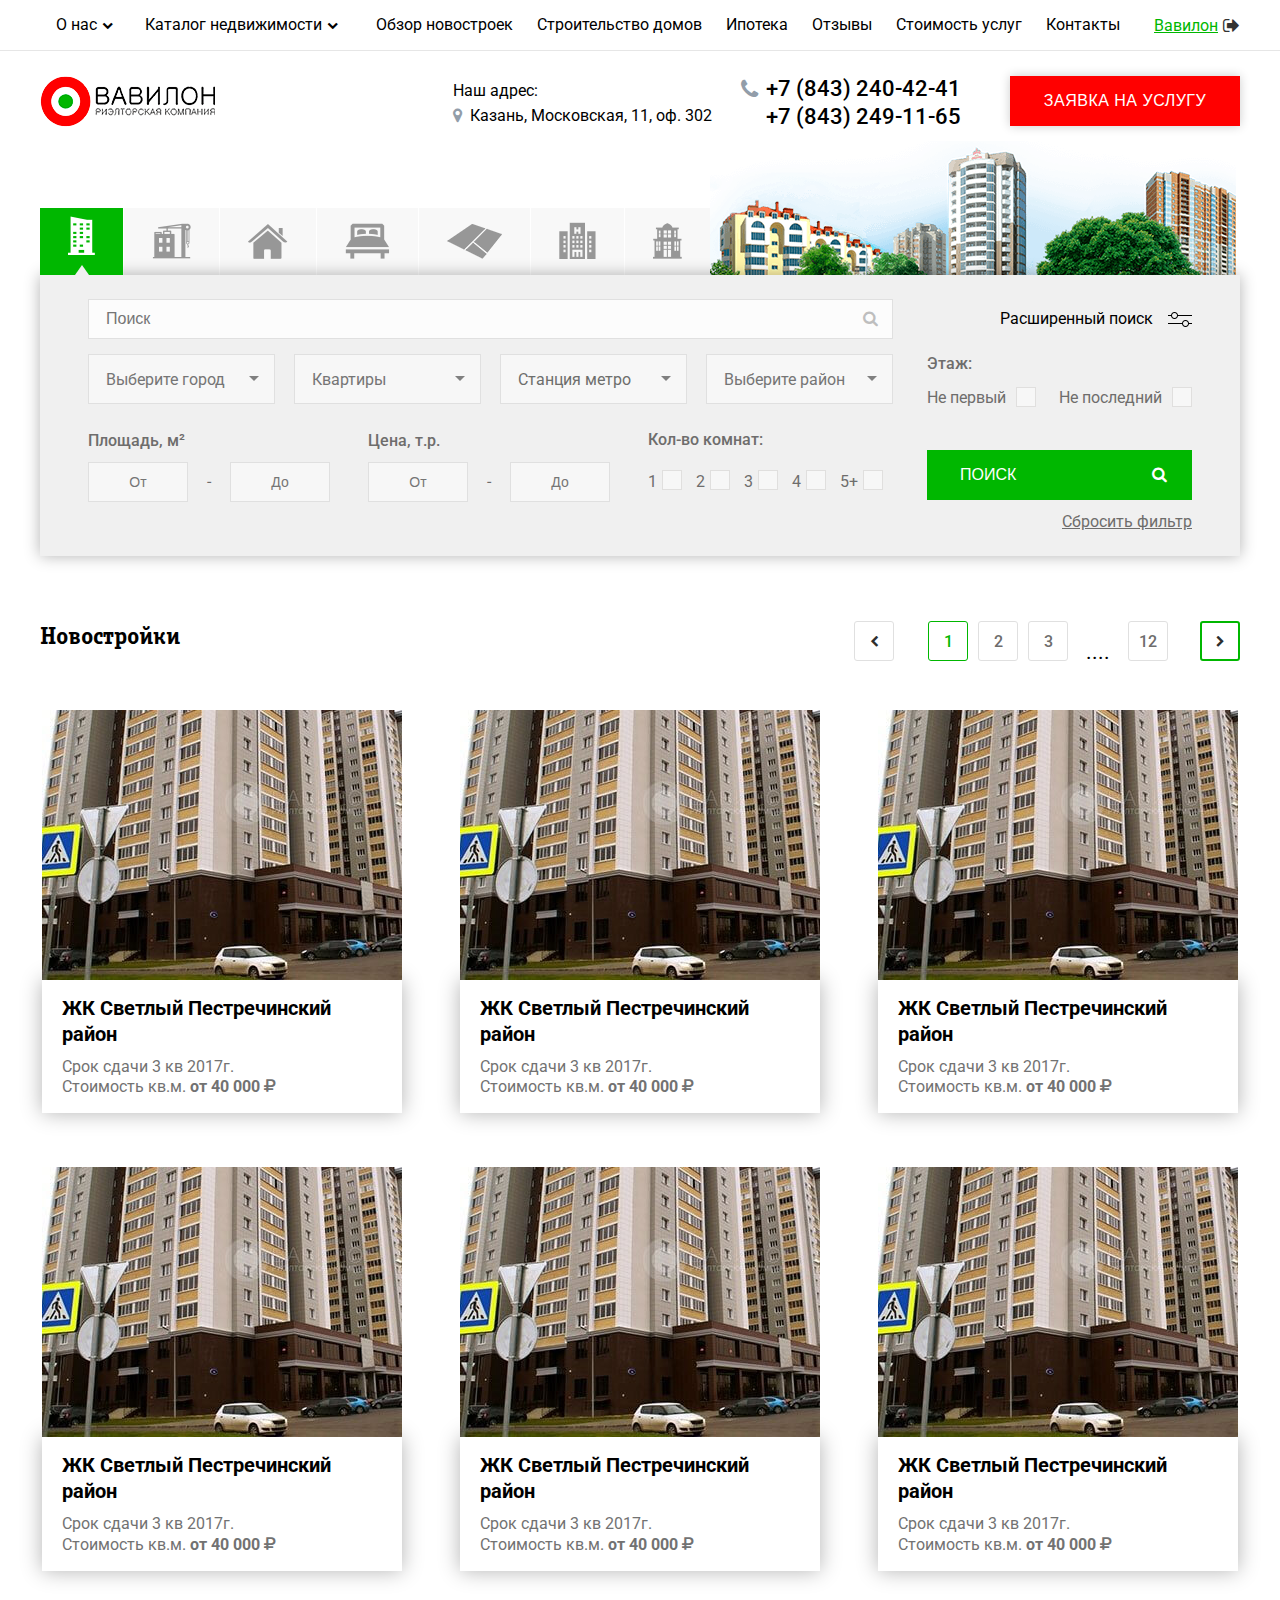
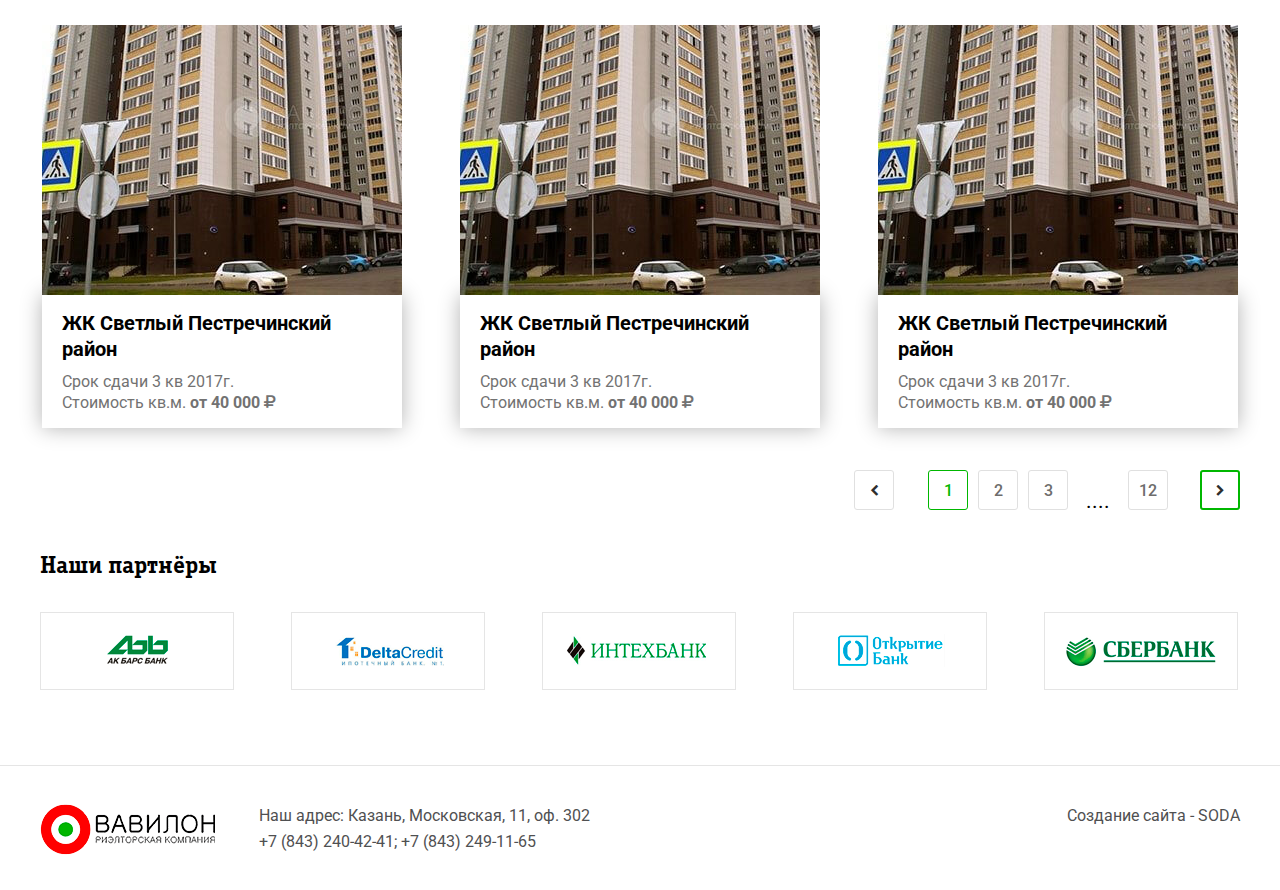
<file: estate/new-buildings.html>
<!DOCTYPE html>
<html>
<head>
	<meta name="viewport" content="width=1230">
	<meta charset="utf-8">
	<title></title>
	<link rel="stylesheet" type="text/css" href="css/reset.css">
	<link rel="stylesheet" href="css/font-awesome.min.css">
	<link rel="stylesheet" type="text/css" href="css/selectize.css">
	<link rel="stylesheet" type="text/css" href="css/style.css">
	<link href="https://fonts.googleapis.com/css?family=Roboto:400,500&amp;subset=cyrillic" rel="stylesheet">
</head>
<body>
	<header>
		<div class="head-1">
			<div class="container">
				<div class="head-dropdown">
					<div class="dropdown-wrap">
						<a href="#" class="dropdown-toggle">О нас</a>
						<ul class="dropdown-menu">
							<li><a href="#">Наш коллектив</a></li>
							<li><a href="#">Почему выбирают нас</a></li>
						</ul>
					</div>
					<div class="dropdown-wrap">
						<a href="#" class="dropdown-toggle">Каталог недвижимости</a>
						<ul class="dropdown-menu">
							<li><a href="#">Квартиры</a></li>
							<li><a href="#">Новостройки</a></li>
							<li><a href="#">Комнаты</a></li>
							<li><a href="#">Частные дома</a></li>
							<li><a href="#">Земельные участки</a></li>
							<li><a href="#">Недвижимость за рубежом</a></li>
							<li><a href="#">Коммерческая недвижимость</a></li>
						</ul>
					</div>
				</div>
				<div class="login-wrap logged-in"><a href="#"><span class="user-name">Вавилон</span><i class="fa fa-sign-out" aria-hidden="true"></i></a></div>
				<ul class="navbar">
					<li><a href="#">Обзор новостроек</a></li>
					<li><a href="#">Строительство домов</a></li>
					<li><a href="#">Ипотека</a></li>
					<li><a href="#">Отзывы</a></li>
					<li><a href="#">Стоимость услуг</a></li>
					<li><a href="#">Контакты</a></li>
				</ul>
			</div>
		</div>
		<div class="head-2">
			<div class="container">
				<div class="logo-wrap"><a href="#"><img src="img/logo.png" alt=""></a></div>
				<div class="head-2-right">
					<p class="head-addr">
						Наш адрес: <br><i class="fa fa-map-marker" aria-hidden="true"></i> Казань, Московская, 11, оф. 302
					</p>
					<div class="head-tel">
						<span class="tel">+7 (843) 240-42-41</span>
						<span class="tel">+7 (843) 249-11-65</span>
					</div>
					<button class="req-btn btn">Заявка на услугу</button>
				</div>
			</div>
		</div>
		<div class="head-3">
			<div class="container">
				<div class="head-3-top">
					<ul class="head-3-tabs">
						<li class="active"><a href="#"><img src="img/f1-act.png" alt=""></a></li>
						<li><a href="#"><img src="img/f2.png" alt=""></a></li>
						<li><a href="#"><img src="img/f3.png" alt=""></a></li>
						<li><a href="#"><img src="img/f4.png" alt=""></a></li>
						<li><a href="#"><img src="img/f5.png" alt=""></a></li>
						<li><a href="#"><img src="img/f6.png" alt=""></a></li>
						<li><a href="#"><img src="img/f7.png" alt=""></a></li>
					</ul>
					<div class="img-wrap">
						<img src="img/pic.png" alt="">
					</div>
				</div>
				<form class="filter" method="post">
					<div class="filter-left">
						<div class="search-input-wrap">
							<input type="text" name="" placeholder="Поиск">
						</div>
						<div class="filter-select">
							<select class="chosen-select select-more" data-placeholder="Выберите город">
								<option></option>
								<option>Все</option>
								<option>Казань</option>
								<option>Лениногорс</option>
								<option>Набережные Челны</option>
								<option>Нижнекамск</option>
								<option>Чистополь</option>
								<option>Зеленодольск</option>
								<option>Альметьевск</option>
								<option>Азнакаево</option>
								<option>Бугульма</option>
								<option>Елабуга</option>
								<option>Заинск</option>
							</select>
							<select class="chosen-select" data-placeholder="Квартиры">
								<option></option>
								<option>Чистополь</option>
								<option>Зеленодольск</option>
								<option>Альметьевск</option>
								<option>Азнакаево</option>
								<option>Бугульма</option>
								<option>Елабуга</option>
								<option>Выбрать другой...</option>
							</select>
							<div class="dropdown-wrap filter-checkbox">
								<a href="#" class="dropdown-toggle">Станция метро</a>
								<ul class="dropdown-menu">
									<li><label><input type="checkbox" name=""><span></span>Не первый</label></li>
									<li><label><input type="checkbox" name=""><span></span>Не первый</label></li>
									<li><label><input type="checkbox" name=""><span></span>Не первый</label></li>
									<li><label><input type="checkbox" name=""><span></span>Не первый</label></li>
									<li><label><input type="checkbox" name=""><span></span>Не первый</label></li>
									<li><label><input type="checkbox" name=""><span></span>Не первый</label></li>
									<li><label><input type="checkbox" name=""><span></span>Не первый</label></li>
								</ul>
							</div>
							<select class="chosen-select" data-placeholder="Выберите район">
								<option></option>
								<option>Чистополь</option>
								<option>Зеленодольск</option>
								<option>Альметьевск</option>
								<option>Азнакаево</option>
								<option>Бугульма</option>
								<option>Елабуга</option>
								<option>Выбрать другой...</option>
							</select>
						</div>
						<div class="filter-range">
							<div class="range-body">
								<div class="range-text">
									<span class="range-name">Площадь, м²</span>
								</div>
								<div class="range-field">
									<input type="text" placeholder="От">
									<span>-</span>
									<input type="text" placeholder="До">
								</div>
					  	    </div>
					  	    <div class="range-body">
					  	   		<div class="range-text">
									<span class="range-name">Цена, т.р.</span>
								</div>	
								<div class="range-field">
									<input type="text" placeholder="От">
									<span>-</span>
									<input type="text" placeholder="До">
								</div>		  	      
					  	    </div>
					  	    <div class="range-body">
								<div class="range-text">
									<span class="range-name">Кол-во комнат:</span>
								</div>
								<div class="checkbox-style">
									<label>1<input type="checkbox" name=""><span></span></label>
									<label>2<input type="checkbox" name=""><span></span></label>		  	      
									<label>3<input type="checkbox" name=""><span></span></label>		  	      
									<label>4<input type="checkbox" name=""><span></span></label>		  	      
									<label>5+<input type="checkbox" name=""><span></span></label>		  	      
								</div>
							</div>
						</div>
					</div>
					<div class="filter-right">
						<a href="#" class="filter-expand">Расширенный поиск<img src="img/extended-ico.png" alt=""></a>
						<div class="clear"></div>
						<div class="choose-floor">
							<span class="choose-head">Этаж:</span>
							<label>Не первый<input type="checkbox" name=""><span></span></label>
							<label>Не последний<input type="checkbox" name=""><span></span></label>
						</div>
						<button type="submit" class="submit-btn">Поиск</button>
					</div>
					<div class="filter-reset">
						<a href="#">Сбросить фильтр</a>
					</div>					
				</form>
			</div>
		</div>
	</header>

	<section class="buildings">
		<div class="container">
			<ul class="pagination">
				<li class="larr disabled"><a href="#"><i class="fa fa-chevron-left" aria-hidden="true"></i></a></li>
				<li class="active"><a href="#">1</a></li>
				<li><a href="#">2</a></li>
				<li><a href="#">3</a></li>
				<li class="dots">....</li>
				<li><a href="#">12</a></li>
				<li class="rarr"><a href="#"><i class="fa fa-chevron-right" aria-hidden="true"></i></a></li>
			</ul>
			<h2>Новостройки</h2>
			<div class="buildings-wrap">
				<div class="building-item">
					<a href="#" class="img-wrap">
						<img src="img/building.jpg" alt="">
					</a>
					<div class="text-wrap">
						<a href="#" class="building-name">ЖК Светлый Пестречинский район</a>
						<div class="building-props">
							<span>Срок сдачи 3 кв 2017г.</span>
							<span>Стоимость кв.м. <b>от 40 000 <i class="fa fa-rub" aria-hidden="true"></i></b></span>
						</div>
					</div>
				</div>
				<div class="building-item">
					<a href="#" class="img-wrap">
						<img src="img/building.jpg" alt="">
					</a>
					<div class="text-wrap">
						<a href="#" class="building-name">ЖК Светлый Пестречинский район</a>
						<div class="building-props">
							<span>Срок сдачи 3 кв 2017г.</span>
							<span>Стоимость кв.м. <b>от 40 000 <i class="fa fa-rub" aria-hidden="true"></i></b></span>
						</div>
					</div>
				</div>
				<div class="building-item">
					<a href="#" class="img-wrap">
						<img src="img/building.jpg" alt="">
					</a>
					<div class="text-wrap">
						<a href="#" class="building-name">ЖК Светлый Пестречинский район</a>
						<div class="building-props">
							<span>Срок сдачи 3 кв 2017г.</span>
							<span>Стоимость кв.м. <b>от 40 000 <i class="fa fa-rub" aria-hidden="true"></i></b></span>
						</div>
					</div>
				</div>
				<div class="building-item">
					<a href="#" class="img-wrap">
						<img src="img/building.jpg" alt="">
					</a>
					<div class="text-wrap">
						<a href="#" class="building-name">ЖК Светлый Пестречинский район</a>
						<div class="building-props">
							<span>Срок сдачи 3 кв 2017г.</span>
							<span>Стоимость кв.м. <b>от 40 000 <i class="fa fa-rub" aria-hidden="true"></i></b></span>
						</div>
					</div>
				</div>
				<div class="building-item">
					<a href="#" class="img-wrap">
						<img src="img/building.jpg" alt="">
					</a>
					<div class="text-wrap">
						<a href="#" class="building-name">ЖК Светлый Пестречинский район</a>
						<div class="building-props">
							<span>Срок сдачи 3 кв 2017г.</span>
							<span>Стоимость кв.м. <b>от 40 000 <i class="fa fa-rub" aria-hidden="true"></i></b></span>
						</div>
					</div>
				</div>
				<div class="building-item">
					<a href="#" class="img-wrap">
						<img src="img/building.jpg" alt="">
					</a>
					<div class="text-wrap">
						<a href="#" class="building-name">ЖК Светлый Пестречинский район</a>
						<div class="building-props">
							<span>Срок сдачи 3 кв 2017г.</span>
							<span>Стоимость кв.м. <b>от 40 000 <i class="fa fa-rub" aria-hidden="true"></i></b></span>
						</div>
					</div>
				</div>
				<div class="building-item">
					<a href="#" class="img-wrap">
						<img src="img/building.jpg" alt="">
					</a>
					<div class="text-wrap">
						<a href="#" class="building-name">ЖК Светлый Пестречинский район</a>
						<div class="building-props">
							<span>Срок сдачи 3 кв 2017г.</span>
							<span>Стоимость кв.м. <b>от 40 000 <i class="fa fa-rub" aria-hidden="true"></i></b></span>
						</div>
					</div>
				</div>
				<div class="building-item">
					<a href="#" class="img-wrap">
						<img src="img/building.jpg" alt="">
					</a>
					<div class="text-wrap">
						<a href="#" class="building-name">ЖК Светлый Пестречинский район</a>
						<div class="building-props">
							<span>Срок сдачи 3 кв 2017г.</span>
							<span>Стоимость кв.м. <b>от 40 000 <i class="fa fa-rub" aria-hidden="true"></i></b></span>
						</div>
					</div>
				</div>
				<div class="building-item">
					<a href="#" class="img-wrap">
						<img src="img/building.jpg" alt="">
					</a>
					<div class="text-wrap">
						<a href="#" class="building-name">ЖК Светлый Пестречинский район</a>
						<div class="building-props">
							<span>Срок сдачи 3 кв 2017г.</span>
							<span>Стоимость кв.м. <b>от 40 000 <i class="fa fa-rub" aria-hidden="true"></i></b></span>
						</div>
					</div>
				</div>
			</div>
			<ul class="pagination">
				<li class="larr disabled"><a href="#"><i class="fa fa-chevron-left" aria-hidden="true"></i></a></li>
				<li class="active"><a href="#">1</a></li>
				<li><a href="#">2</a></li>
				<li><a href="#">3</a></li>
				<li class="dots">....</li>
				<li><a href="#">12</a></li>
				<li class="rarr"><a href="#"><i class="fa fa-chevron-right" aria-hidden="true"></i></a></li>
			</ul>
		</div>
	</section>
	<div class="clear"></div>
	<footer>
		<div class="container partners">
			<h2>Наши партнёры</h2>
			<ul>
				<li><a href="#"><img src="img/p1.png" alt=""></a></li>
				<li><a href="#"><img src="img/p2.png" alt=""></a></li>
				<li><a href="#"><img src="img/p3.png" alt=""></a></li>
				<li><a href="#"><img src="img/p4.png" alt=""></a></li>
				<li><a href="#"><img src="img/p5.png" alt=""></a></li>
			</ul>
		</div>
		<hr>
		<div class="container footer-bot">
			<a href="http://artsoda.ru/" class="soda-href">Создание сайта - SODA</a>
			<div class="flogo-wrap"><img src="img/logo.png" alt=""></div>
			<div class="f-contact">
				<span>Наш адрес: Казань, Московская, 11, оф. 302</span>
				<span>+7 (843) 240-42-41; +7 (843) 249-11-65</span>
			</div>
		</div>
	</footer>

	<div class="b-popup" id="apply-popup">
		<div class="b-popup-content">
	    	<div class="b-popup-wrap">
	    		<div class="apply-popup">
	    			<h2>Обратный звонок</h2>
	    			<p class="popup-text">Введите контактные данные и наш менеджер свяжется с Вами в ближайшее время</p>
	    			<form method="post" class="popup-form">
	    				<label>
							<input placeholder="Имя" name="name">
						</label>
						<label>
							<input class="popup-mask" name="phone" placeholder="Телефон *">
						</label>
	    				<div class="apartment-select">
							<label>Кол-во комнат:</label>
							<div class="checkbox-style">
								<label>1<input type="checkbox" name=""><span></span></label>
								<label>2<input type="checkbox" name=""><span></span></label>		  	      
								<label>3<input type="checkbox" name=""><span></span></label>		  	      
								<label>4<input type="checkbox" name=""><span></span></label>		  	      
								<label>5+<input type="checkbox" name=""><span></span></label>		  	      
							</div>
				  	    </div>
	    				
	    				<button class="popup-btn btn">отправить</button>
	    			</form>
	    		</div>
	    		<span class="popup-close"><i class="fa fa-times" aria-hidden="true"></i></span>
	    	</div>
	    </div>
	</div>

	<div class="b-popup" id="city-box">
		<div class="b-popup-content">
	    	<div class="b-popup-wrap">
	    		<h2>Выберите другой город</h2>
	    		<ul class="city-box">
	    			<li>Казань</li>
	    			<li>Карабаш</li>
	    			<li>Камское Устье</li>
	    			<li>Камские Поляны</li>
	    			<li>Джалиль</li>
	    			<li>Васильево</li>
	    			<li>Богатые Сабы</li>
	    			<li>Балтаси</li>
	    			<li>Актюбинский</li>
	    			<li>Аксубаево</li>
	    			<li>Нижний Услон</li>
	    			<li>Куйбышевский Затон</li>
	    			<li>Кукмор</li>
	    			<li>Новочувашский</li>
	    			<li>Верхний Услон</li>
	    			<li>Высокая Гора</li>
	    			<li>Пестрецы</li>
	    			<li>Уруссу</li>
	    			<li>Рыбная Слобода</li>
	    			<li>Русский Акташ</li>
	    			<li>Нижняя Мактама</li>
	    			<li>Нижние Вязовые</li>
	    			<li>Апастово</li>
	    			<li>Иннополис</li>
	    			<li>Чистополь</li>
	    			<li>Елабуга</li>
	    			<li>Болгар</li>
	    			<li>Буинск</li>
	    			<li>Бугульма</li>
	    			<li>Бавлы</li>
	    			<li>Арск</li>
	    			<li>Альметьевск</li>
	    			<li>Азнакаево</li>
	    			<li>Агрыз</li>
	    			<li>Заинск</li>
	    			<li>Зеленодольск</li>
	    			<li>Тетюши</li>
	    			<li>Нурлат</li>
	    			<li>Нижнекамск</li>
	    			<li>Набережные Челны</li>
	    			<li>Мензелинск</li>
	    			<li>Менделеевск</li>
	    			<li>Мамадыш</li>
	    			<li>Лениногорск</li>
	    			<li>Лаишево</li>
	    			<li>Алексеевское</li>
	    		</ul>
	    		<span class="popup-close"><i class="fa fa-times" aria-hidden="true"></i></span>
	    	</div>
	    </div>
	</div>



<script src="https://ajax.googleapis.com/ajax/libs/jquery/1.12.4/jquery.min.js"></script>
<script type="text/javascript" src="js/selectize.min.js"></script>
<script id="test" type="application/json" src="cityes.json?nocache=123"></script>
<script type="text/javascript" src="js/script.js"></script>
</body>
</html>
</file>
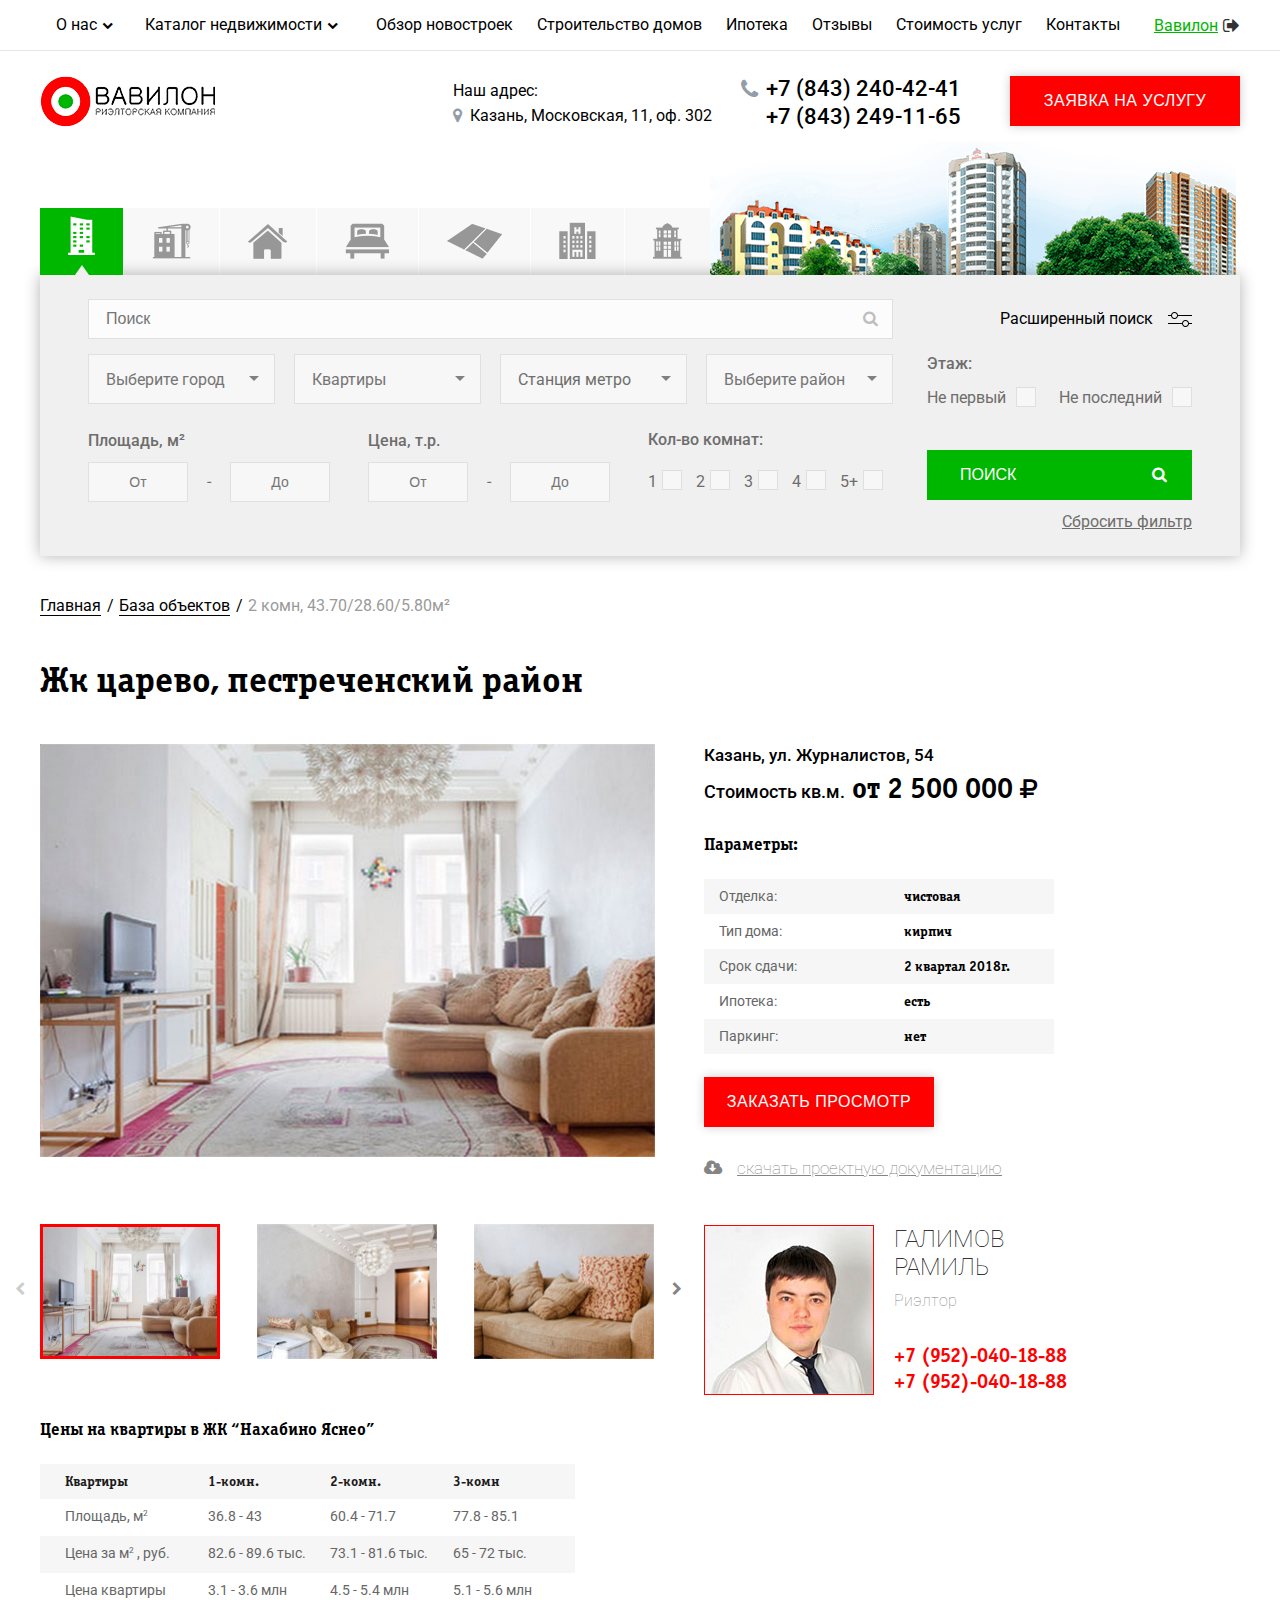
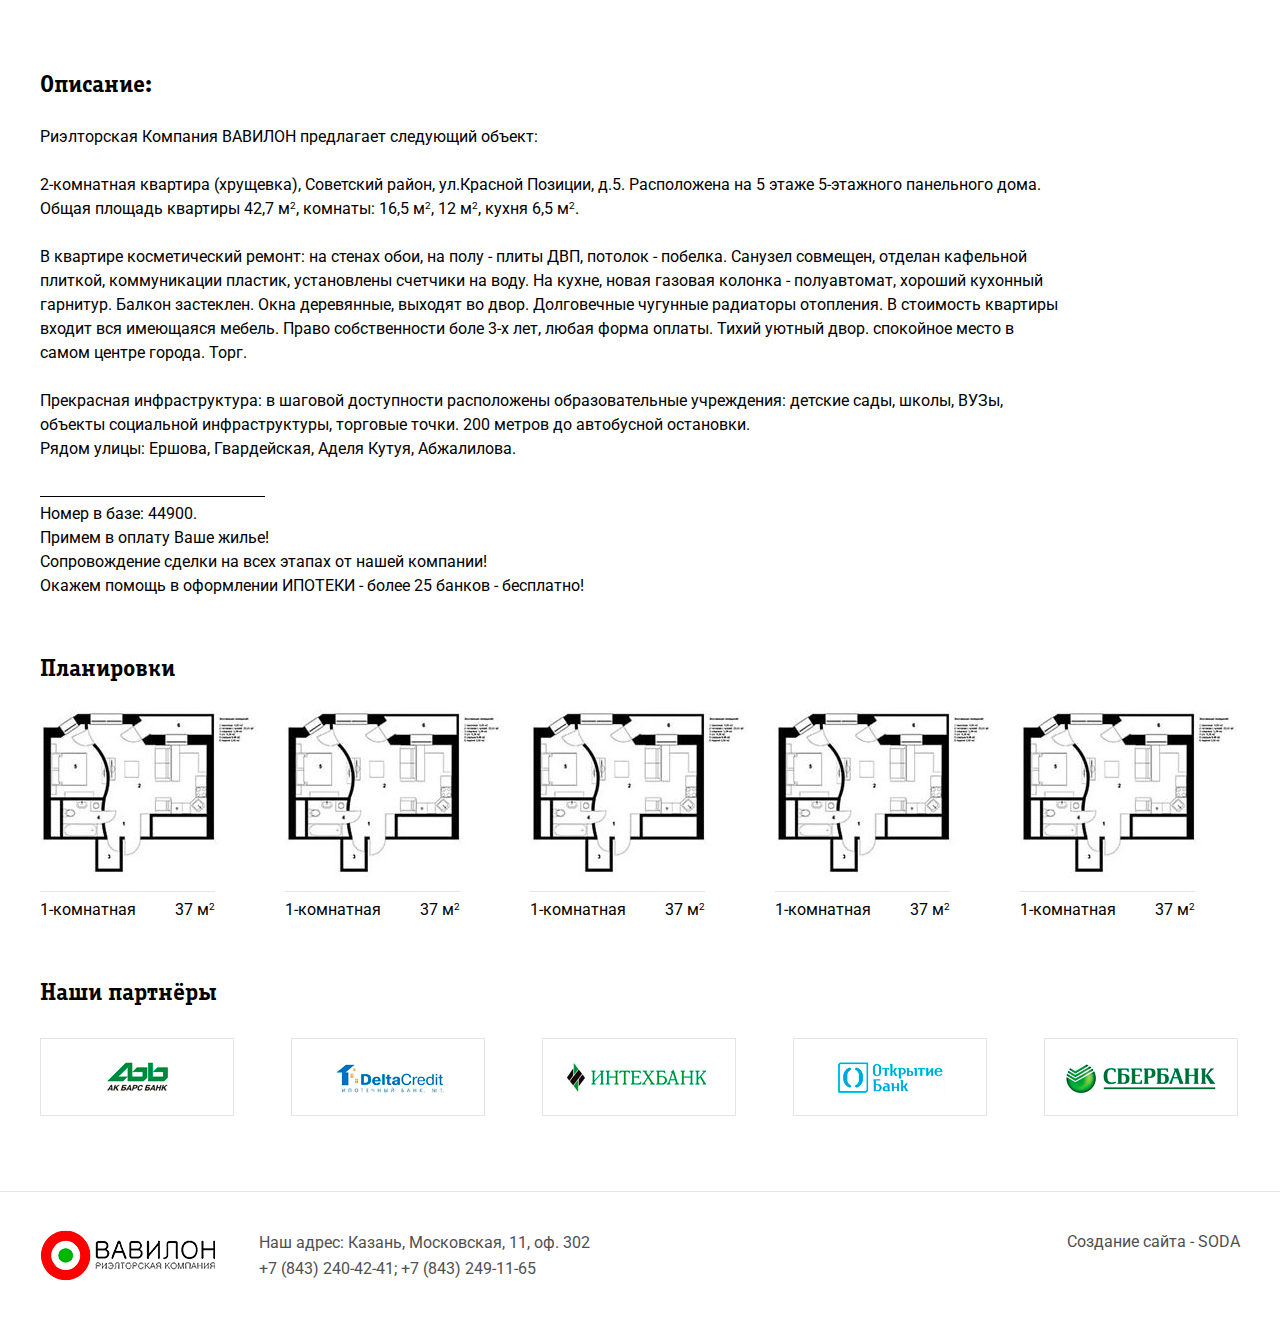
<file: estate/object-new.html>
<!DOCTYPE html>
<html>
<head>
	<meta name="viewport" content="width=1230">
	<meta charset="utf-8">

	<title></title>
	<link rel="stylesheet" type="text/css" href="css/reset.css">
	<link rel="stylesheet" href="css/font-awesome.min.css">
	<link rel="stylesheet" type="text/css" href="css/selectize.css">
	<link rel="stylesheet" type="text/css" href="css/magnific-popup.css">
	<link rel="stylesheet" type="text/css" href="css/slick.css">
	<link rel="stylesheet" type="text/css" href="css/style.css">
	<link href="https://fonts.googleapis.com/css?family=Roboto:300,400,500&amp;subset=cyrillic" rel="stylesheet">
	<script src="https://api-maps.yandex.ru/2.1/?lang=ru_RU" type="text/javascript"></script>
</head>
<body>
	<header>
		<div class="head-1">
			<div class="container">
				<div class="head-dropdown">
					<div class="dropdown-wrap">
						<a href="#" class="dropdown-toggle">О нас</a>
						<ul class="dropdown-menu">
							<li><a href="#">Наш коллектив</a></li>
							<li><a href="#">Почему выбирают нас</a></li>
						</ul>
					</div>
					<div class="dropdown-wrap">
						<a href="#" class="dropdown-toggle">Каталог недвижимости</a>
						<ul class="dropdown-menu">
							<li><a href="#">Квартиры</a></li>
							<li><a href="#">Новостройки</a></li>
							<li><a href="#">Комнаты</a></li>
							<li><a href="#">Частные дома</a></li>
							<li><a href="#">Земельные участки</a></li>
							<li><a href="#">Недвижимость за рубежом</a></li>
							<li><a href="#">Коммерческая недвижимость</a></li>
						</ul>
					</div>
				</div>
				<div class="login-wrap logged-in"><a href="#"><span class="user-name">Вавилон</span><i class="fa fa-sign-out" aria-hidden="true"></i></a></div>
				<ul class="navbar">
					<li><a href="#">Обзор новостроек</a></li>
					<li><a href="#">Строительство домов</a></li>
					<li><a href="#">Ипотека</a></li>
					<li><a href="#">Отзывы</a></li>
					<li><a href="#">Стоимость услуг</a></li>
					<li><a href="#">Контакты</a></li>
				</ul>
			</div>
		</div>
		<div class="head-2">
			<div class="container">
				<div class="logo-wrap"><a href="#"><img src="img/logo.png" alt=""></a></div>
				<div class="head-2-right">
					<p class="head-addr">
						Наш адрес: <br><i class="fa fa-map-marker" aria-hidden="true"></i> Казань, Московская, 11, оф. 302
					</p>
					<div class="head-tel">
						<span class="tel">+7 (843) 240-42-41</span>
						<span class="tel">+7 (843) 249-11-65</span>
					</div>
					<button class="req-btn btn">Заявка на услугу</button>
				</div>
			</div>
		</div>
		<div class="head-3">
			<div class="container">
				<div class="head-3-top">
					<ul class="head-3-tabs">
						<li class="active"><a href="#"><img src="img/f1-act.png" alt=""></a></li>
						<li><a href="#"><img src="img/f2.png" alt=""></a></li>
						<li><a href="#"><img src="img/f3.png" alt=""></a></li>
						<li><a href="#"><img src="img/f4.png" alt=""></a></li>
						<li><a href="#"><img src="img/f5.png" alt=""></a></li>
						<li><a href="#"><img src="img/f6.png" alt=""></a></li>
						<li><a href="#"><img src="img/f7.png" alt=""></a></li>
					</ul>
					<div class="img-wrap">
						<img src="img/pic.png" alt="">
					</div>
				</div>
				<form class="filter" method="post">
					<div class="filter-left">
						<div class="search-input-wrap">
							<input type="text" name="" placeholder="Поиск">
						</div>
						<div class="filter-select">
							<select class="chosen-select select-more" data-placeholder="Выберите город">
								<option></option>
								<option>Все</option>
								<option>Казань</option>
								<option>Лениногорс</option>
								<option>Набережные Челны</option>
								<option>Нижнекамск</option>
								<option>Чистополь</option>
								<option>Зеленодольск</option>
								<option>Альметьевск</option>
								<option>Азнакаево</option>
								<option>Бугульма</option>
								<option>Елабуга</option>
								<option>Заинск</option>
							</select>
							<select class="chosen-select" data-placeholder="Квартиры">
								<option></option>
								<option>Чистополь</option>
								<option>Зеленодольск</option>
								<option>Альметьевск</option>
								<option>Азнакаево</option>
								<option>Бугульма</option>
								<option>Елабуга</option>
								<option>Выбрать другой...</option>
							</select>
							<div class="dropdown-wrap filter-checkbox">
								<a href="#" class="dropdown-toggle">Станция метро</a>
								<ul class="dropdown-menu">
									<li><label><input type="checkbox" name=""><span></span>Не первый</label></li>
									<li><label><input type="checkbox" name=""><span></span>Не первый</label></li>
									<li><label><input type="checkbox" name=""><span></span>Не первый</label></li>
									<li><label><input type="checkbox" name=""><span></span>Не первый</label></li>
									<li><label><input type="checkbox" name=""><span></span>Не первый</label></li>
									<li><label><input type="checkbox" name=""><span></span>Не первый</label></li>
									<li><label><input type="checkbox" name=""><span></span>Не первый</label></li>
								</ul>
							</div>
							<select class="chosen-select" data-placeholder="Выберите район">
								<option></option>
								<option>Чистополь</option>
								<option>Зеленодольск</option>
								<option>Альметьевск</option>
								<option>Азнакаево</option>
								<option>Бугульма</option>
								<option>Елабуга</option>
								<option>Выбрать другой...</option>
							</select>
						</div>
						<div class="filter-range">
							<div class="range-body">
								<div class="range-text">
									<span class="range-name">Площадь, м²</span>
								</div>
								<div class="range-field">
									<input type="text" placeholder="От">
									<span>-</span>
									<input type="text" placeholder="До">
								</div>
					  	    </div>
					  	    <div class="range-body">
					  	   		<div class="range-text">
									<span class="range-name">Цена, т.р.</span>
								</div>	
								<div class="range-field">
									<input type="text" placeholder="От">
									<span>-</span>
									<input type="text" placeholder="До">
								</div>		  	      
					  	    </div>
					  	    <div class="range-body">
								<div class="range-text">
									<span class="range-name">Кол-во комнат:</span>
								</div>
								<div class="checkbox-style">
									<label>1<input type="checkbox" name=""><span></span></label>
									<label>2<input type="checkbox" name=""><span></span></label>		  	      
									<label>3<input type="checkbox" name=""><span></span></label>		  	      
									<label>4<input type="checkbox" name=""><span></span></label>		  	      
									<label>5+<input type="checkbox" name=""><span></span></label>		  	      
								</div>
							</div>
						</div>
					</div>
					<div class="filter-right">
						<a href="#" class="filter-expand">Расширенный поиск<img src="img/extended-ico.png" alt=""></a>
						<div class="clear"></div>
						<div class="choose-floor">
							<span class="choose-head">Этаж:</span>
							<label>Не первый<input type="checkbox" name=""><span></span></label>
							<label>Не последний<input type="checkbox" name=""><span></span></label>
						</div>
						<button type="submit" class="submit-btn">Поиск</button>
					</div>
					<div class="filter-reset">
						<a href="#">Сбросить фильтр</a>
					</div>					
				</form>
			</div>
		</div>
	</header>

	<section class="o-page o-n-page">
		<div class="container">
			<ul class="breadcrumb">
				<li><a href="#">Главная</a></li>
				<li><a href="#">База объектов</a></li>
				<li class="active">2 комн, 43.70/28.60/5.80м²</li>
			</ul>
			<div class="o-page-cont">
				<h2>Жк царево, пестреченский район</h2>
				<div class="o-top">
					<div class="o-top-left">
						<div class="o-img-wrap">
							<img src="img/o1.jpg" alt="" style="display: inline-block;" href="img/o1.jpg" id="o-prime-img">
						</div>
						<ul class="o-thumbs-wrap">
							<li class="active"><a href="img/o1.jpg"><img src="img/o1.jpg" alt=""></a></li>
							<li><a href="img/o2.jpg"><img src="img/o2.jpg" alt=""></a></li>
							<li><a href="img/o3.jpg"><img src="img/o3.jpg" alt=""></a></li>
							<li><a href="img/o4.jpg"><img src="img/o4.jpg" alt=""></a></li>
							<li><a href="img/o5.jpg"><img src="img/o5.jpg" alt=""></a></li>
							<li><a href="img/o6.jpg"><img src="img/o6.jpg" alt=""></a></li>
						</ul>
						<div class="o-params-wrap">
							<span class="o-params-head">Цены на квартиры в ЖК “Нахабино Яснео”</span>
							<ul class="o-params o-params-4">
								<li class="head">
									<span>Квартиры</span>
									<span>1-комн.</span>
									<span>2-комн.</span>
									<span>3-комн</span>
								</li>
								<li>
									<span>Площадь, м<sup>2</sup></span>
									<span>36.8 - 43</span>
									<span>60.4 - 71.7</span>
									<span>77.8 - 85.1</span>
								</li>
								<li>
									<span>Цена за м<sup>2</sup>  , руб.</span>
									<span>82.6 - 89.6 тыс.</span>
									<span>73.1 - 81.6 тыс.</span>
									<span>65 - 72 тыс.</span>
								</li>
								<li>
									<span>Цена квартиры</span>
									<span>3.1 - 3.6 млн</span>
									<span>4.5 - 5.4 млн</span>
									<span>5.1 - 5.6 млн</span>
								</li>
								
							</ul>
						</div>
					</div>
					<div class="o-top-right">
						<span class="o-address">Казань, ул. Журналистов, 54</span>
						<span class="o-price"><b>Стоимость кв.м.</b> от 2 500 000 <i class="fa fa-rub" aria-hidden="true"></i></span>
						
						<span class="o-params-head">Параметры:</span>
						<ul class="o-params">
							<li>
								<span class="o-param-l">Отделка:</span>
								<span class="o-param-r">чистовая</span>
							</li>
							<li>
								<span class="o-param-l">Тип дома:</span>
								<span class="o-param-r">кирпич</span>
							</li>
							<li>
								<span class="o-param-l">Срок сдачи:</span>
								<span class="o-param-r">2 квартал 2018г.</span>
							</li>
							<li>
								<span class="o-param-l">Ипотека:</span>
								<span class="o-param-r">есть</span>
							</li>
							<li>
								<span class="o-param-l">Паркинг:</span>
								<span class="o-param-r">нет</span>
							</li>
							
						</ul>
						<button class="o-order-btn btn">Заказать просмотр</button>
						<a href="#" class="o-print o-download"><i class="fa fa-cloud-download" aria-hidden="true"></i>скачать проектную документацию</a>
						<div class="rieltor-wrap">
							<span class="rieltor-img"><img src="img/rieltor.jpg" alt=""></span>
							<span class="rieltor-name">Галимов <br>Рамиль</span>
							<span class="rieltor-who">Риэлтор</span>
							<span class="rieltor-tel">
								+7 (952)-040-18-88<br>
								+7 (952)-040-18-88
							</span>
						</div>
					</div>
				</div>
				<div class="o-text-block">
					<h2>Описание:</h2>
					<p class="o-prime-text">
						Риэлторская Компания ВАВИЛОН предлагает следующий объект:
						<br>
						<br>
						2-комнатная квартира (хрущевка), Советский район, ул.Красной Позиции, д.5. Расположена на 5 этаже 5-этажного панельного дома. Общая площадь квартиры 42,7 м<sup>2</sup>, комнаты: 16,5 м<sup>2</sup>, 12 м<sup>2</sup>, кухня 6,5 м<sup>2</sup>.
						<br>
						<br>
						В квартире косметический ремонт: на стенах обои, на полу - плиты ДВП, потолок - побелка. Санузел совмещен, отделан кафельной плиткой, коммуникации пластик, установлены счетчики на воду. На кухне, новая газовая колонка - полуавтомат, хороший кухонный гарнитур. Балкон застеклен. Окна деревянные, выходят во двор. Долговечные чугунные радиаторы отопления. В стоимость квартиры входит вся имеющаяся мебель. Право собственности боле 3-х лет, любая форма оплаты. Тихий уютный двор. спокойное место в самом центре города. Торг.
						<br>
						<br>
						Прекрасная инфраструктура: в шаговой доступности расположены образовательные учреждения: детские сады, школы, ВУЗы, объекты социальной инфраструктуры, торговые точки. 200 метров до автобусной остановки.
						<br>
						Рядом улицы: Ершова, Гвардейская, Аделя Кутуя, Абжалилова.
					</p>
					<hr class="text-bot-sep">
					<p class="o-text-bot">
						Номер в базе: 44900. <br>
						Примем в оплату Ваше жилье!<br> 
						Сопровождение сделки на всех этапах от нашей компании!<br> 
						Окажем помощь в оформлении ИПОТЕКИ - более 25 банков - бесплатно!
					</p>
				</div>
				<div class="o-layouts">
					<h2>Планировки</h2>
					<div class="o-layouts-wrap">
						<div class="o-layouts-item">
							<img src="img/layout.jpg" class="popup-layout" href="img/layout.jpg" alt="">
							<p>1-комнатная <span class="layout-area">37 м<sup>2</sup></span></p>
						</div>
						<div class="o-layouts-item">
							<img src="img/layout.jpg" class="popup-layout" href="img/layout.jpg" alt="">
							<p>1-комнатная <span class="layout-area">37 м<sup>2</sup></span></p>
						</div>
						<div class="o-layouts-item">
							<img src="img/layout.jpg" class="popup-layout" href="img/layout.jpg" alt="">
							<p>1-комнатная <span class="layout-area">37 м<sup>2</sup></span></p>
						</div>
						<div class="o-layouts-item">
							<img src="img/layout.jpg" class="popup-layout" href="img/layout.jpg" alt="">
							<p>1-комнатная <span class="layout-area">37 м<sup>2</sup></span></p>
						</div>
						<div class="o-layouts-item">
							<img src="img/layout.jpg" class="popup-layout" href="img/layout.jpg" alt="">
							<p>1-комнатная <span class="layout-area">37 м<sup>2</sup></span></p>
						</div>
					</div>
				</div>
			</div>
		</div>
	</section>
	<div class="clear"></div>
	<footer>
		<div class="container partners">
			<h2>Наши партнёры</h2>
			<ul>
				<li><a href="#"><img src="img/p1.png" alt=""></a></li>
				<li><a href="#"><img src="img/p2.png" alt=""></a></li>
				<li><a href="#"><img src="img/p3.png" alt=""></a></li>
				<li><a href="#"><img src="img/p4.png" alt=""></a></li>
				<li><a href="#"><img src="img/p5.png" alt=""></a></li>
			</ul>
		</div>
		<hr>
		<div class="container footer-bot">
			<a href="http://artsoda.ru/" class="soda-href">Создание сайта - SODA</a>
			<div class="flogo-wrap"><img src="img/logo.png" alt=""></div>
			<div class="f-contact">
				<span>Наш адрес: Казань, Московская, 11, оф. 302</span>
				<span>+7 (843) 240-42-41; +7 (843) 249-11-65</span>
			</div>
		</div>
	</footer>

	<div class="b-popup" id="apply-popup">
		<div class="b-popup-content">
	    	<div class="b-popup-wrap">
	    		<div class="apply-popup">
	    			<h2>Обратный звонок</h2>
	    			<p class="popup-text">Введите контактные данные и наш менеджер свяжется с Вами в ближайшее время</p>
	    			<form method="post" class="popup-form">
	    				<label>
							<input placeholder="Имя" name="name">
						</label>
						<label>
							<input class="popup-mask" name="phone" placeholder="Телефон *">
						</label>
	    				<div class="apartment-select">
							<label>Кол-во комнат:</label>
							<div class="checkbox-style">
								<label>1<input type="checkbox" name=""><span></span></label>
								<label>2<input type="checkbox" name=""><span></span></label>		  	      
								<label>3<input type="checkbox" name=""><span></span></label>		  	      
								<label>4<input type="checkbox" name=""><span></span></label>		  	      
								<label>5+<input type="checkbox" name=""><span></span></label>		  	      
							</div>
				  	    </div>
	    				
	    				<button class="popup-btn btn">отправить</button>
	    			</form>
	    		</div>
	    		<span class="popup-close"><i class="fa fa-times" aria-hidden="true"></i></span>
	    	</div>
	    </div>
	</div>
	
	<div class="b-popup" id="city-box">
		<div class="b-popup-content">
	    	<div class="b-popup-wrap">
	    		<h2>Выберите другой город</h2>
	    		<ul class="city-box">
	    			<li>Казань</li>
	    			<li>Карабаш</li>
	    			<li>Камское Устье</li>
	    			<li>Камские Поляны</li>
	    			<li>Джалиль</li>
	    			<li>Васильево</li>
	    			<li>Богатые Сабы</li>
	    			<li>Балтаси</li>
	    			<li>Актюбинский</li>
	    			<li>Аксубаево</li>
	    			<li>Нижний Услон</li>
	    			<li>Куйбышевский Затон</li>
	    			<li>Кукмор</li>
	    			<li>Новочувашский</li>
	    			<li>Верхний Услон</li>
	    			<li>Высокая Гора</li>
	    			<li>Пестрецы</li>
	    			<li>Уруссу</li>
	    			<li>Рыбная Слобода</li>
	    			<li>Русский Акташ</li>
	    			<li>Нижняя Мактама</li>
	    			<li>Нижние Вязовые</li>
	    			<li>Апастово</li>
	    			<li>Иннополис</li>
	    			<li>Чистополь</li>
	    			<li>Елабуга</li>
	    			<li>Болгар</li>
	    			<li>Буинск</li>
	    			<li>Бугульма</li>
	    			<li>Бавлы</li>
	    			<li>Арск</li>
	    			<li>Альметьевск</li>
	    			<li>Азнакаево</li>
	    			<li>Агрыз</li>
	    			<li>Заинск</li>
	    			<li>Зеленодольск</li>
	    			<li>Тетюши</li>
	    			<li>Нурлат</li>
	    			<li>Нижнекамск</li>
	    			<li>Набережные Челны</li>
	    			<li>Мензелинск</li>
	    			<li>Менделеевск</li>
	    			<li>Мамадыш</li>
	    			<li>Лениногорск</li>
	    			<li>Лаишево</li>
	    			<li>Алексеевское</li>
	    		</ul>
	    		<span class="popup-close"><i class="fa fa-times" aria-hidden="true"></i></span>
	    	</div>
	    </div>
	</div>

<script src="https://ajax.googleapis.com/ajax/libs/jquery/1.12.4/jquery.min.js"></script>
<script type="text/javascript" src="js/selectize.min.js"></script>
<script type="text/javascript" src="js/jquery.magnific-popup.min.js"></script>
<script type="text/javascript" src="js/slick.min.js"></script>
<script type="text/javascript" src="js/script.js"></script>
<script type="text/javascript">
	$(document).ready(function(){
		
		$(".o-n-page .o-thumbs-wrap").slick({
			slidesToShow: 3,
			arrows: true,
			dots: false,
			autoplay: false,
			variableWidth: true,
			infinite: false
		});
		$('.popup-layout').magnificPopup({
			type: 'image',
			closeOnContentClick: true,
			image: {
				verticalFit: true
			}			
		});
		$(".o-thumbs-wrap").magnificPopup({
			delegate: "a",
			type: "image",
			gallery: {
				enabled: true,
				tCounter: '%curr% из %total%'
			}
		});
		$('.o-thumbs-wrap').off('click');

	});
</script>
</body>
</html>
</file>
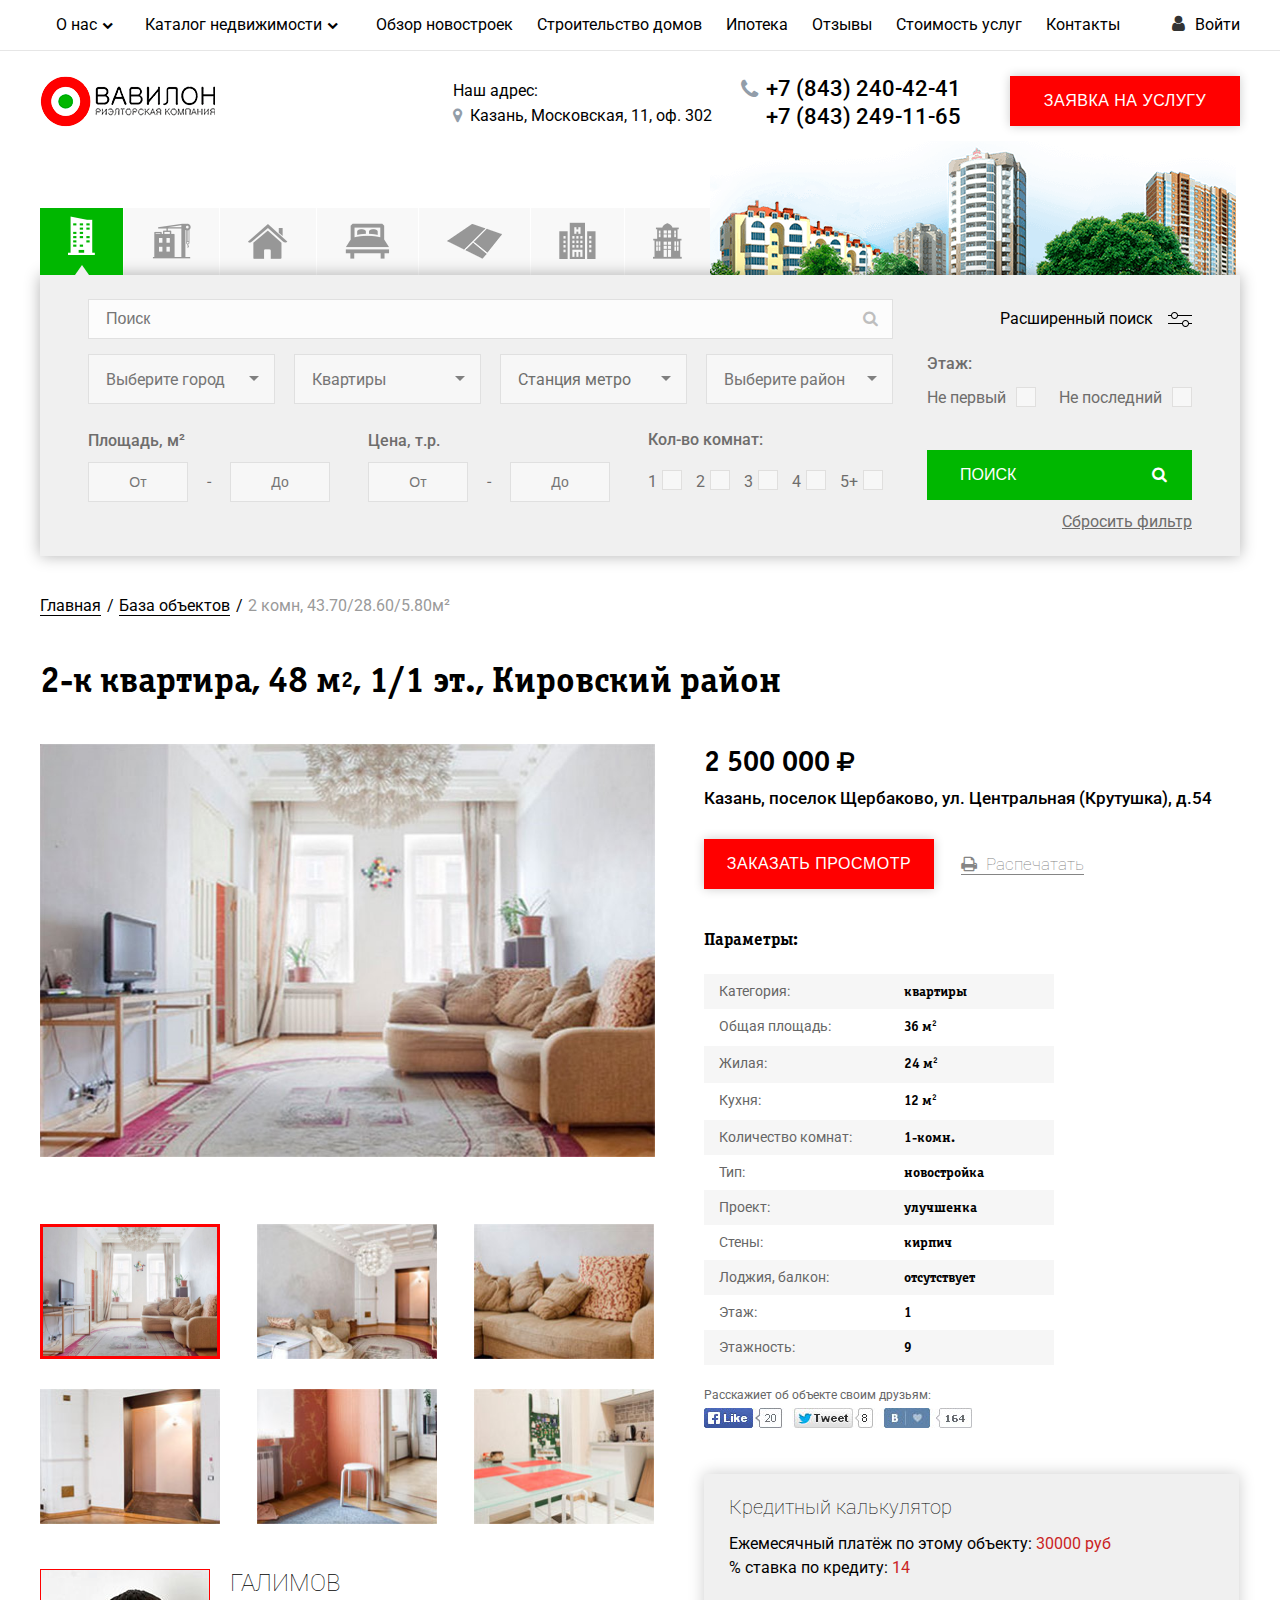
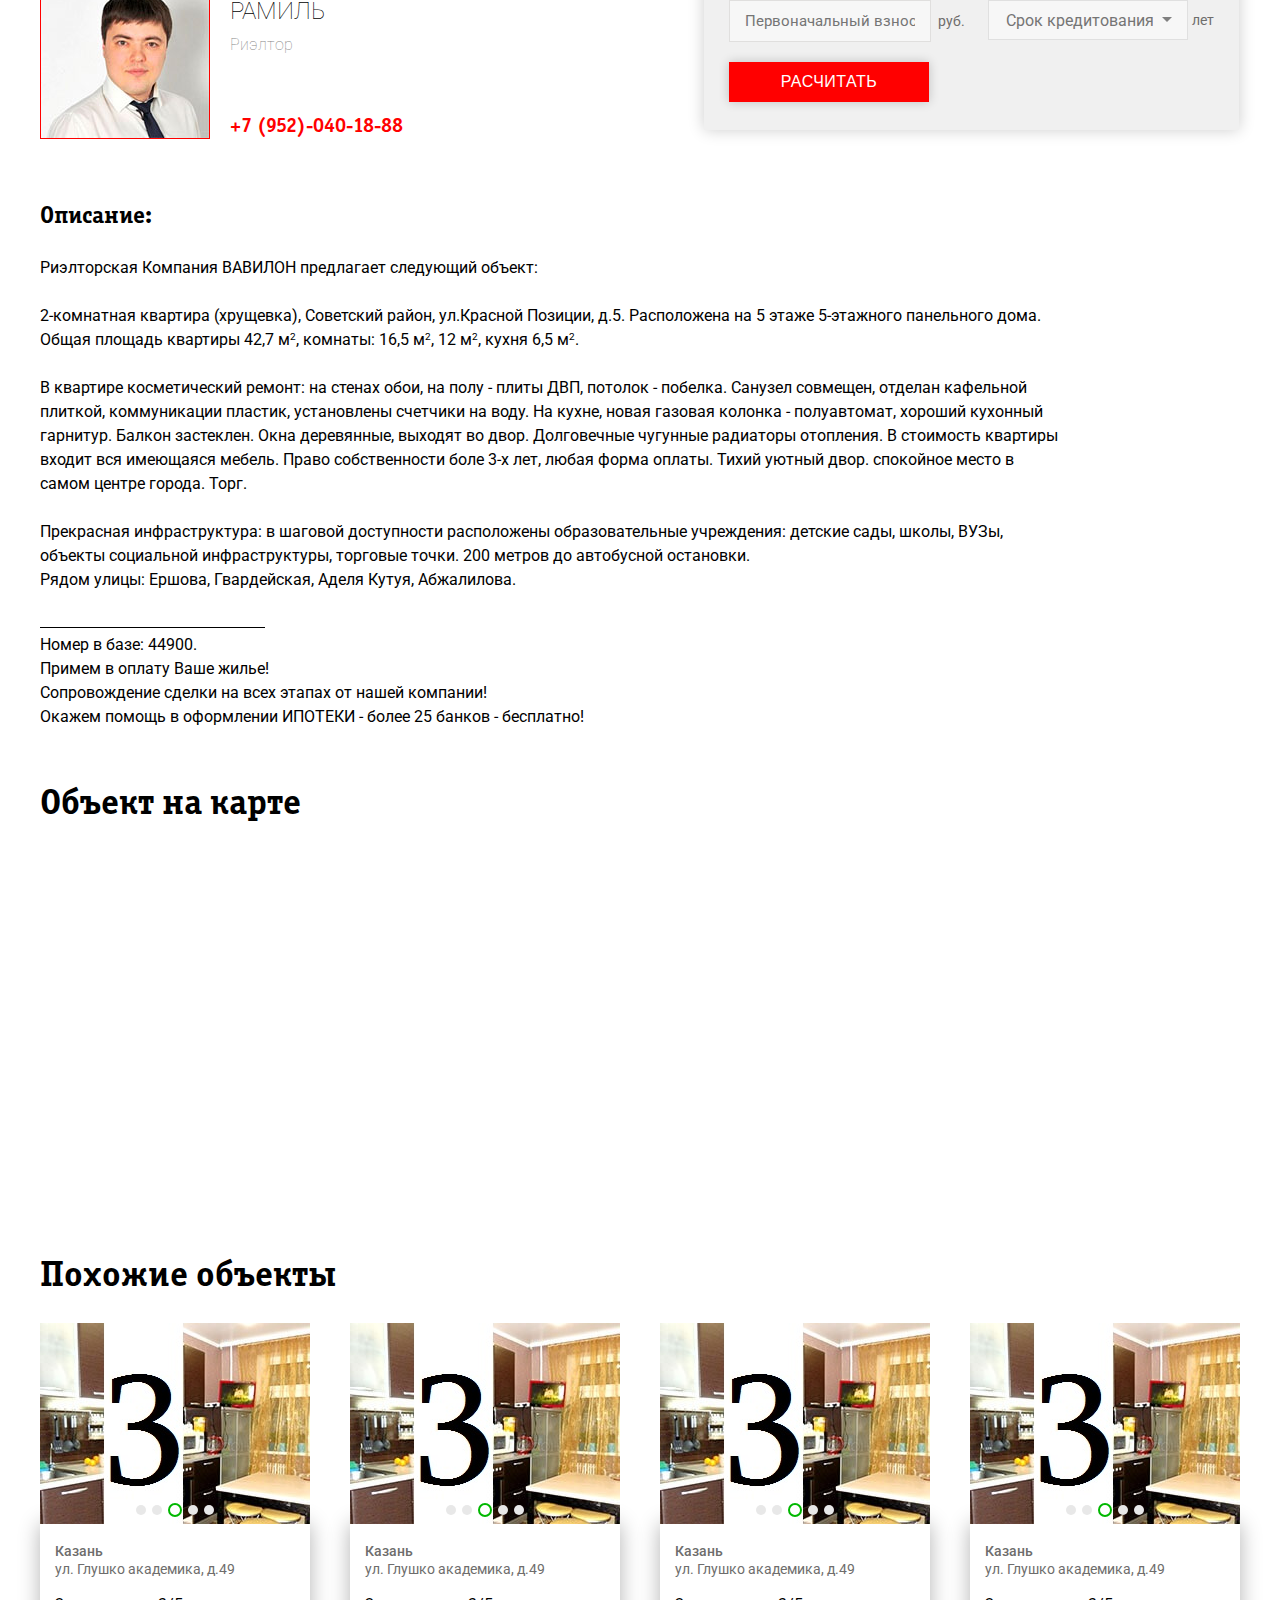
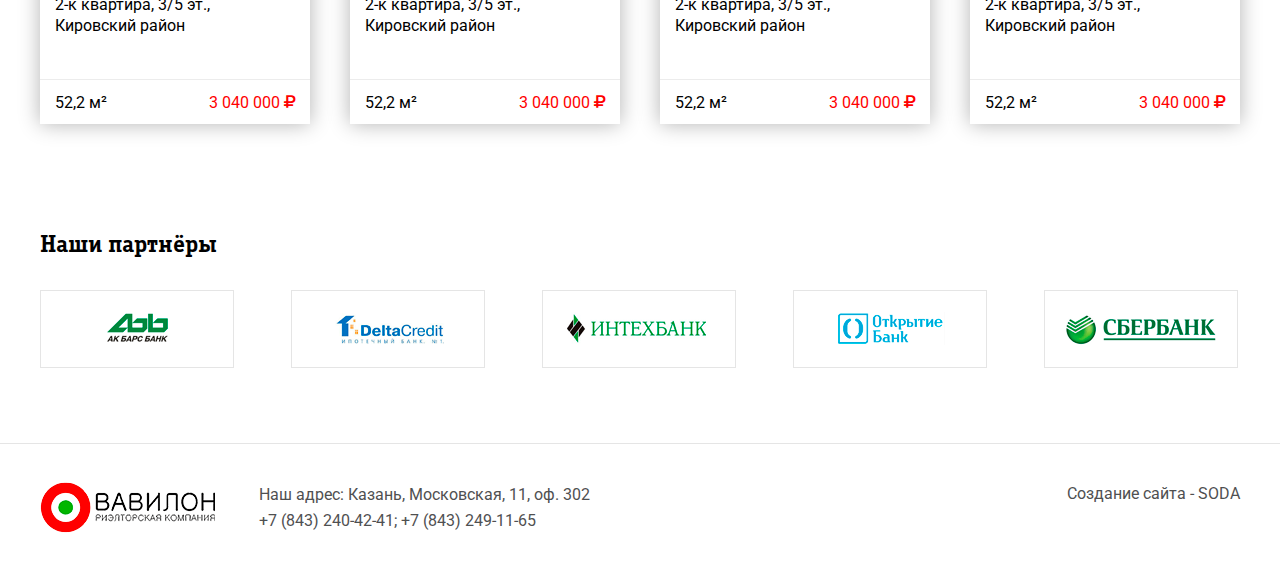
<file: estate/object.html>
<!DOCTYPE html>
<html>
<head>
	<meta name="viewport" content="width=1230">
	<meta charset="utf-8">
	<title></title>
	<link rel="stylesheet" type="text/css" href="css/reset.css">
	<link rel="stylesheet" href="css/font-awesome.min.css">
	<link rel="stylesheet" type="text/css" href="css/selectize.css">
	<link rel="stylesheet" type="text/css" href="css/magnific-popup.css">
	<link rel="stylesheet" type="text/css" href="css/slick.css">
	<link rel="stylesheet" type="text/css" href="css/style.css">
	<link href="https://fonts.googleapis.com/css?family=Roboto:300,400,500&amp;subset=cyrillic" rel="stylesheet">
	<script src="https://api-maps.yandex.ru/2.1/?lang=ru_RU" type="text/javascript"></script>
</head>
<body>
	<header>
		<div class="head-1">
			<div class="container">
				<div class="head-dropdown">
					<div class="dropdown-wrap">
						<a href="#" class="dropdown-toggle">О нас</a>
						<ul class="dropdown-menu">
							<li><a href="#">Наш коллектив</a></li>
							<li><a href="#">Почему выбирают нас</a></li>
						</ul>
					</div>
					<div class="dropdown-wrap">
						<a href="#" class="dropdown-toggle">Каталог недвижимости</a>
						<ul class="dropdown-menu">
							<li><a href="#">Квартиры</a></li>
							<li><a href="#">Новостройки</a></li>
							<li><a href="#">Комнаты</a></li>
							<li><a href="#">Частные дома</a></li>
							<li><a href="#">Земельные участки</a></li>
							<li><a href="#">Недвижимость за рубежом</a></li>
							<li><a href="#">Коммерческая недвижимость</a></li>
						</ul>
					</div>
				</div>
				<div class="login-wrap"><i class="fa fa-user" aria-hidden="true"></i><a href="#">Войти</a></div>
				<ul class="navbar">
					<li><a href="#">Обзор новостроек</a></li>
					<li><a href="#">Строительство домов</a></li>
					<li><a href="#">Ипотека</a></li>
					<li><a href="#">Отзывы</a></li>
					<li><a href="#">Стоимость услуг</a></li>
					<li><a href="#">Контакты</a></li>
				</ul>
			</div>
		</div>
		<div class="head-2">
			<div class="container">
				<div class="logo-wrap"><a href="#"><img src="img/logo.png" alt=""></a></div>
				<div class="head-2-right">
					<p class="head-addr">
						Наш адрес: <br><i class="fa fa-map-marker" aria-hidden="true"></i> Казань, Московская, 11, оф. 302
					</p>
					<div class="head-tel">
						<span class="tel">+7 (843) 240-42-41</span>
						<span class="tel">+7 (843) 249-11-65</span>
					</div>
					<button class="req-btn btn">Заявка на услугу</button>
				</div>
			</div>
		</div>
		<div class="head-3">
			<div class="container">
				<div class="head-3-top">
					<ul class="head-3-tabs">
						<li class="active"><a href="#"><img src="img/f1-act.png" alt=""></a></li>
						<li><a href="#"><img src="img/f2.png" alt=""></a></li>
						<li><a href="#"><img src="img/f3.png" alt=""></a></li>
						<li><a href="#"><img src="img/f4.png" alt=""></a></li>
						<li><a href="#"><img src="img/f5.png" alt=""></a></li>
						<li><a href="#"><img src="img/f6.png" alt=""></a></li>
						<li><a href="#"><img src="img/f7.png" alt=""></a></li>
					</ul>
					<div class="img-wrap">
						<img src="img/pic.png" alt="">
					</div>
				</div>
				<form class="filter" method="post">
					<div class="filter-left">
						<div class="search-input-wrap">
							<input type="text" name="" placeholder="Поиск">
						</div>
						<div class="filter-select">
							<select class="chosen-select select-more" data-placeholder="Выберите город">
								<option></option>
								<option>Все</option>
								<option>Казань</option>
								<option>Лениногорс</option>
								<option>Набережные Челны</option>
								<option>Нижнекамск</option>
								<option>Чистополь</option>
								<option>Зеленодольск</option>
								<option>Альметьевск</option>
								<option>Азнакаево</option>
								<option>Бугульма</option>
								<option>Елабуга</option>
								<option>Заинск</option>
							</select>
							<select class="chosen-select" data-placeholder="Квартиры">
								<option></option>
								<option>Чистополь</option>
								<option>Зеленодольск</option>
								<option>Альметьевск</option>
								<option>Азнакаево</option>
								<option>Бугульма</option>
								<option>Елабуга</option>
								<option>Выбрать другой...</option>
							</select>
							<div class="dropdown-wrap filter-checkbox">
								<a href="#" class="dropdown-toggle">Станция метро</a>
								<ul class="dropdown-menu">
									<li><label><input type="checkbox" name=""><span></span>Не первый</label></li>
									<li><label><input type="checkbox" name=""><span></span>Не первый</label></li>
									<li><label><input type="checkbox" name=""><span></span>Не первый</label></li>
									<li><label><input type="checkbox" name=""><span></span>Не первый</label></li>
									<li><label><input type="checkbox" name=""><span></span>Не первый</label></li>
									<li><label><input type="checkbox" name=""><span></span>Не первый</label></li>
									<li><label><input type="checkbox" name=""><span></span>Не первый</label></li>
								</ul>
							</div>
							<select class="chosen-select" data-placeholder="Выберите район">
								<option></option>
								<option>Чистополь</option>
								<option>Зеленодольск</option>
								<option>Альметьевск</option>
								<option>Азнакаево</option>
								<option>Бугульма</option>
								<option>Елабуга</option>
								<option>Выбрать другой...</option>
							</select>
						</div>
						<div class="filter-range">
							<div class="range-body">
								<div class="range-text">
									<span class="range-name">Площадь, м²</span>
								</div>
								<div class="range-field">
									<input type="text" placeholder="От">
									<span>-</span>
									<input type="text" placeholder="До">
								</div>
					  	    </div>
					  	    <div class="range-body">
					  	   		<div class="range-text">
									<span class="range-name">Цена, т.р.</span>
								</div>	
								<div class="range-field">
									<input type="text" placeholder="От">
									<span>-</span>
									<input type="text" placeholder="До">
								</div>		  	      
					  	    </div>
					  	    <div class="range-body">
								<div class="range-text">
									<span class="range-name">Кол-во комнат:</span>
								</div>
								<div class="checkbox-style">
									<label>1<input type="checkbox" name=""><span></span></label>
									<label>2<input type="checkbox" name=""><span></span></label>		  	      
									<label>3<input type="checkbox" name=""><span></span></label>		  	      
									<label>4<input type="checkbox" name=""><span></span></label>		  	      
									<label>5+<input type="checkbox" name=""><span></span></label>		  	      
								</div>
							</div>
						</div>
					</div>
					<div class="filter-right">
						<a href="#" class="filter-expand">Расширенный поиск<img src="img/extended-ico.png" alt=""></a>
						<div class="clear"></div>
						<div class="choose-floor">
							<span class="choose-head">Этаж:</span>
							<label>Не первый<input type="checkbox" name=""><span></span></label>
							<label>Не последний<input type="checkbox" name=""><span></span></label>
						</div>
						<button type="submit" class="submit-btn">Поиск</button>
					</div>
					<div class="filter-reset">
						<a href="#">Сбросить фильтр</a>
					</div>					
				</form>
			</div>
		</div>
	</header>

	<section class="o-page">
		<div class="container">
			<ul class="breadcrumb">
				<li><a href="#">Главная</a></li>
				<li><a href="#">База объектов</a></li>
				<li class="active">2 комн, 43.70/28.60/5.80м²</li>
			</ul>
			<div class="o-page-cont">
				<h2>2-к квартира, 48 м<sup>2</sup>, 1/1 эт., Кировский район</h2>
				<div class="o-top">
					<div class="o-top-left">
						<div class="o-img-wrap">
							<img src="img/o1.jpg" alt="" style="display: inline-block;" href="img/o1.jpg" id="o-prime-img">
						</div>
						<ul class="o-thumbs-wrap">
							<li class="active"><a href="img/o1.jpg"><img src="img/o1.jpg" alt=""></a></li>
							<li><a href="img/o2.jpg"><img src="img/o2.jpg" alt=""></a></li>
							<li><a href="img/o3.jpg"><img src="img/o3.jpg" alt=""></a></li>
							<li><a href="img/o4.jpg"><img src="img/o4.jpg" alt=""></a></li>
							<li><a href="img/o5.jpg"><img src="img/o5.jpg" alt=""></a></li>
							<li><a href="img/o6.jpg"><img src="img/o6.jpg" alt=""></a></li>
						</ul>
						<div class="rieltor-wrap">
							<span class="rieltor-img"><img src="img/rieltor.jpg" alt=""></span>
							<span class="rieltor-name">Галимов <br>Рамиль</span>
							<span class="rieltor-who">Риэлтор</span>
							<span class="rieltor-tel">+7 (952)-040-18-88</span>
						</div>
					</div>
					<div class="o-top-right">
						<span class="o-price">2 500 000 <i class="fa fa-rub" aria-hidden="true"></i></span>
						<span class="o-address">Казань, поселок Щербаково, ул. Центральная (Крутушка), д.54</span>
						<button class="o-order-btn btn">Заказать просмотр</button>
						<a href="#" class="o-print"><i class="fa fa-print" aria-hidden="true"></i> Распечатать</a>
						<span class="o-params-head">Параметры:</span>
						<ul class="o-params">
							<li>
								<span class="o-param-l">Категория:	</span>
								<span class="o-param-r">квартиры</span>
							</li>
							<li>
								<span class="o-param-l">Общая площадь:</span>
								<span class="o-param-r">36 м<sup>2</sup></span>
							</li>
							<li>
								<span class="o-param-l">Жилая:</span>
								<span class="o-param-r">24 м<sup>2</sup></span>
							</li>
							<li>
								<span class="o-param-l">Кухня:</span>
								<span class="o-param-r">12 м<sup>2</sup></span>
							</li>
							<li>
								<span class="o-param-l">Количество комнат:</span>
								<span class="o-param-r">1-комн.</span>
							</li>
							<li>
								<span class="o-param-l">Тип:</span>
								<span class="o-param-r">новостройка</span>
							</li>
							<li>
								<span class="o-param-l">Проект:</span>
								<span class="o-param-r">улучшенка</span>
							</li>
							<li>
								<span class="o-param-l">Стены:</span>
								<span class="o-param-r">кирпич</span>
							</li>
							<li>
								<span class="o-param-l">Лоджия, балкон:</span>
								<span class="o-param-r">отсутствует</span>
							</li>
							<li>
								<span class="o-param-l">Этаж:</span>
								<span class="o-param-r">1</span>
							</li>
							<li>
								<span class="o-param-l">Этажность:</span>
								<span class="o-param-r">9</span>
							</li>
							
						</ul>
						<div class="o-social">
							<span>Расскажиет об объекте своим друзьям:</span>
							<img src="img/social.jpg">
						</div>
						<div class="credit-calc">
							<p class="head">Кредитный калькулятор</p>
							<p>Ежемесячный платёж по этому объекту: <span>30000 руб</span></p>
							<p>% ставка по кредиту: <span>14</span></p>
							<div class="calc-inputs">
								<label><input type="text" name="" placeholder="Первоначальный взнос"><span>руб.</span></label>
								<div class="select-wrap">
									<select class="calc-select" data-placeholder="Срок кредитования">
										<option></option>
										<option>1-2</option>
										<option>3-5</option>
										<option>5-10</option>
										<option>10-20</option>
									</select>
									<span>лет</span>
								</div>
							</div>
							<button class="btn calc-submit">расчитать</button>
						</div>
					</div>
				</div>
				<div class="o-text-block">
					<h2>Описание:</h2>
					<p class="o-prime-text">
						Риэлторская Компания ВАВИЛОН предлагает следующий объект:
						<br>
						<br>
						2-комнатная квартира (хрущевка), Советский район, ул.Красной Позиции, д.5. Расположена на 5 этаже 5-этажного панельного дома. Общая площадь квартиры 42,7 м<sup>2</sup>, комнаты: 16,5 м<sup>2</sup>, 12 м<sup>2</sup>, кухня 6,5 м<sup>2</sup>.
						<br>
						<br>
						В квартире косметический ремонт: на стенах обои, на полу - плиты ДВП, потолок - побелка. Санузел совмещен, отделан кафельной плиткой, коммуникации пластик, установлены счетчики на воду. На кухне, новая газовая колонка - полуавтомат, хороший кухонный гарнитур. Балкон застеклен. Окна деревянные, выходят во двор. Долговечные чугунные радиаторы отопления. В стоимость квартиры входит вся имеющаяся мебель. Право собственности боле 3-х лет, любая форма оплаты. Тихий уютный двор. спокойное место в самом центре города. Торг.
						<br>
						<br>
						Прекрасная инфраструктура: в шаговой доступности расположены образовательные учреждения: детские сады, школы, ВУЗы, объекты социальной инфраструктуры, торговые точки. 200 метров до автобусной остановки.
						<br>
						Рядом улицы: Ершова, Гвардейская, Аделя Кутуя, Абжалилова.
					</p>
					<hr class="text-bot-sep">
					<p class="o-text-bot">
						Номер в базе: 44900. <br>
						Примем в оплату Ваше жилье!<br> 
						Сопровождение сделки на всех этапах от нашей компании!<br> 
						Окажем помощь в оформлении ИПОТЕКИ - более 25 банков - бесплатно!
					</p>
				</div>
				<div class="o-map-wrap">
					<h2>Объект на карте</h2>
					<div id="o-map"></div>
				</div>
				<div class="o-similar">
					<h2>Похожие объекты</h2>
					<div class="objects-wrap">
						<div class="object-item">
							<div href="#" class="img-wrap">
								<a href="#"><img src="img/object.jpg" alt=""></a>
								<a href="#"><img src="img/object2.jpg" alt=""></a>
								<a href="#"><img src="img/object3.jpg" alt=""></a>
								<a href="#"><img src="img/object4.jpg" alt=""></a>
								<a href="#"><img src="img/object.jpg" alt=""></a>
							</div>
							<div class="text-wrap">
								<p class="obj-addr">
									<span class="obj-city">Казань</span>
									<span class="obj-addr">ул. Глушко академика, д.49</span>
								</p>
								<a href="#" class="obj-props">2-к квартира, 3/5 эт.,<br> Кировский район</a>
								<div class="obj-bot">
									<span class="obj-area">52,2 м²</span>
									<span class="obj-price">3 040 000 <i class="fa fa-rub" aria-hidden="true"></i></span>
								</div>
							</div>
						</div>
						<div class="object-item">
							<div href="#" class="img-wrap">
								<a href="#"><img src="img/object.jpg" alt=""></a>
								<a href="#"><img src="img/object2.jpg" alt=""></a>
								<a href="#"><img src="img/object3.jpg" alt=""></a>
								<a href="#"><img src="img/object4.jpg" alt=""></a>
								<a href="#"><img src="img/object.jpg" alt=""></a>
							</div>
							<div class="text-wrap">
								<p class="obj-addr">
									<span class="obj-city">Казань</span>
									<span class="obj-addr">ул. Глушко академика, д.49</span>
								</p>
								<a href="#" class="obj-props">2-к квартира, 3/5 эт.,<br> Кировский район</a>
								<div class="obj-bot">
									<span class="obj-area">52,2 м²</span>
									<span class="obj-price">3 040 000 <i class="fa fa-rub" aria-hidden="true"></i></span>
								</div>
							</div>
						</div>
						<div class="object-item">
							<div href="#" class="img-wrap">
								<a href="#"><img src="img/object.jpg" alt=""></a>
								<a href="#"><img src="img/object2.jpg" alt=""></a>
								<a href="#"><img src="img/object3.jpg" alt=""></a>
								<a href="#"><img src="img/object4.jpg" alt=""></a>
								<a href="#"><img src="img/object.jpg" alt=""></a>
							</div>
							<div class="text-wrap">
								<p class="obj-addr">
									<span class="obj-city">Казань</span>
									<span class="obj-addr">ул. Глушко академика, д.49</span>
								</p>
								<a href="#" class="obj-props">2-к квартира, 3/5 эт.,<br> Кировский район</a>
								<div class="obj-bot">
									<span class="obj-area">52,2 м²</span>
									<span class="obj-price">3 040 000 <i class="fa fa-rub" aria-hidden="true"></i></span>
								</div>
							</div>
						</div>
						<div class="object-item">
							<div href="#" class="img-wrap">
								<a href="#"><img src="img/object.jpg" alt=""></a>
								<a href="#"><img src="img/object2.jpg" alt=""></a>
								<a href="#"><img src="img/object3.jpg" alt=""></a>
								<a href="#"><img src="img/object4.jpg" alt=""></a>
								<a href="#"><img src="img/object.jpg" alt=""></a>
							</div>
							<div class="text-wrap">
								<p class="obj-addr">
									<span class="obj-city">Казань</span>
									<span class="obj-addr">ул. Глушко академика, д.49</span>
								</p>
								<a href="#" class="obj-props">2-к квартира, 3/5 эт.,<br> Кировский район</a>
								<div class="obj-bot">
									<span class="obj-area">52,2 м²</span>
									<span class="obj-price">3 040 000 <i class="fa fa-rub" aria-hidden="true"></i></span>
								</div>
							</div>
						</div>
					</div>
				</div>
			</div>
		</div>
	</section>
	<div class="clear"></div>
	<footer>
		<div class="container partners">
			<h2>Наши партнёры</h2>
			<ul>
				<li><a href="#"><img src="img/p1.png" alt=""></a></li>
				<li><a href="#"><img src="img/p2.png" alt=""></a></li>
				<li><a href="#"><img src="img/p3.png" alt=""></a></li>
				<li><a href="#"><img src="img/p4.png" alt=""></a></li>
				<li><a href="#"><img src="img/p5.png" alt=""></a></li>
			</ul>
		</div>
		<hr>
		<div class="container footer-bot">
			<a href="http://artsoda.ru/" class="soda-href">Создание сайта - SODA</a>
			<div class="flogo-wrap"><img src="img/logo.png" alt=""></div>
			<div class="f-contact">
				<span>Наш адрес: Казань, Московская, 11, оф. 302</span>
				<span>+7 (843) 240-42-41; +7 (843) 249-11-65</span>
			</div>
		</div>
	</footer>

	<div class="b-popup" id="apply-popup">
		<div class="b-popup-content">
	    	<div class="b-popup-wrap">
	    		<div class="apply-popup">
	    			<h2>Обратный звонок</h2>
	    			<p class="popup-text">Введите контактные данные и наш менеджер свяжется с Вами в ближайшее время</p>
	    			<form method="post" class="popup-form">
	    				<label>
							<input placeholder="Имя" name="name">
						</label>
						<label>
							<input class="popup-mask" name="phone" placeholder="Телефон *">
						</label>
	    				<div class="apartment-select">
							<label>Кол-во комнат:</label>
							<div class="checkbox-style">
								<label>1<input type="checkbox" name=""><span></span></label>
								<label>2<input type="checkbox" name=""><span></span></label>		  	      
								<label>3<input type="checkbox" name=""><span></span></label>		  	      
								<label>4<input type="checkbox" name=""><span></span></label>		  	      
								<label>5+<input type="checkbox" name=""><span></span></label>		  	      
							</div>
				  	    </div>
	    				
	    				<button class="popup-btn btn">отправить</button>
	    			</form>
	    		</div>
	    		<span class="popup-close"><i class="fa fa-times" aria-hidden="true"></i></span>
	    	</div>
	    </div>
	</div>

	<div class="b-popup" id="city-box">
		<div class="b-popup-content">
	    	<div class="b-popup-wrap">
	    		<h2>Выберите другой город</h2>
	    		<ul class="city-box">
	    			<li>Казань</li>
	    			<li>Карабаш</li>
	    			<li>Камское Устье</li>
	    			<li>Камские Поляны</li>
	    			<li>Джалиль</li>
	    			<li>Васильево</li>
	    			<li>Богатые Сабы</li>
	    			<li>Балтаси</li>
	    			<li>Актюбинский</li>
	    			<li>Аксубаево</li>
	    			<li>Нижний Услон</li>
	    			<li>Куйбышевский Затон</li>
	    			<li>Кукмор</li>
	    			<li>Новочувашский</li>
	    			<li>Верхний Услон</li>
	    			<li>Высокая Гора</li>
	    			<li>Пестрецы</li>
	    			<li>Уруссу</li>
	    			<li>Рыбная Слобода</li>
	    			<li>Русский Акташ</li>
	    			<li>Нижняя Мактама</li>
	    			<li>Нижние Вязовые</li>
	    			<li>Апастово</li>
	    			<li>Иннополис</li>
	    			<li>Чистополь</li>
	    			<li>Елабуга</li>
	    			<li>Болгар</li>
	    			<li>Буинск</li>
	    			<li>Бугульма</li>
	    			<li>Бавлы</li>
	    			<li>Арск</li>
	    			<li>Альметьевск</li>
	    			<li>Азнакаево</li>
	    			<li>Агрыз</li>
	    			<li>Заинск</li>
	    			<li>Зеленодольск</li>
	    			<li>Тетюши</li>
	    			<li>Нурлат</li>
	    			<li>Нижнекамск</li>
	    			<li>Набережные Челны</li>
	    			<li>Мензелинск</li>
	    			<li>Менделеевск</li>
	    			<li>Мамадыш</li>
	    			<li>Лениногорск</li>
	    			<li>Лаишево</li>
	    			<li>Алексеевское</li>
	    		</ul>
	    		<span class="popup-close"><i class="fa fa-times" aria-hidden="true"></i></span>
	    	</div>
	    </div>
	</div>

<script src="https://ajax.googleapis.com/ajax/libs/jquery/1.12.4/jquery.min.js"></script>
<script type="text/javascript" src="js/selectize.min.js"></script>
<script type="text/javascript" src="js/slick.min.js"></script>
<script type="text/javascript" src="js/jquery.magnific-popup.min.js"></script>
<script type="text/javascript" src="js/script.js"></script>
<script type="text/javascript">
	$(document).ready(function(){
		
		$(".calc-select").selectize();


		$(document).ready(function(){
			ymaps.ready(init);
		    var myMap;

		    function init(){     
		        myMap = new ymaps.Map("o-map", {
		            center: [55.77752503255468,49.154850999999944],
		            zoom: 17,
		            controls: []
		        });

		        myPlacemark = new ymaps.Placemark([55.77752503255468,49.154850999999944], 
		        {
		        	hintContent: 'ул. Центральная (Крутушка), д.54'
		        }, 
		        {
		        	preset: 'islands#redIcon'
		        });

				myMap.geoObjects.add(myPlacemark);
	        	myMap.behaviors.disable(['scrollZoom','multiTouch']);
		    }
		});




		//FIX deleted item
		$(".o-thumbs-wrap").magnificPopup({
			delegate: "a",
			type: "image",
			gallery: {
				enabled: true,
				tCounter: '%curr% из %total%'
			}
		});
		$('.o-thumbs-wrap').off('click');
	});
</script>
</body>
</html>
</file>
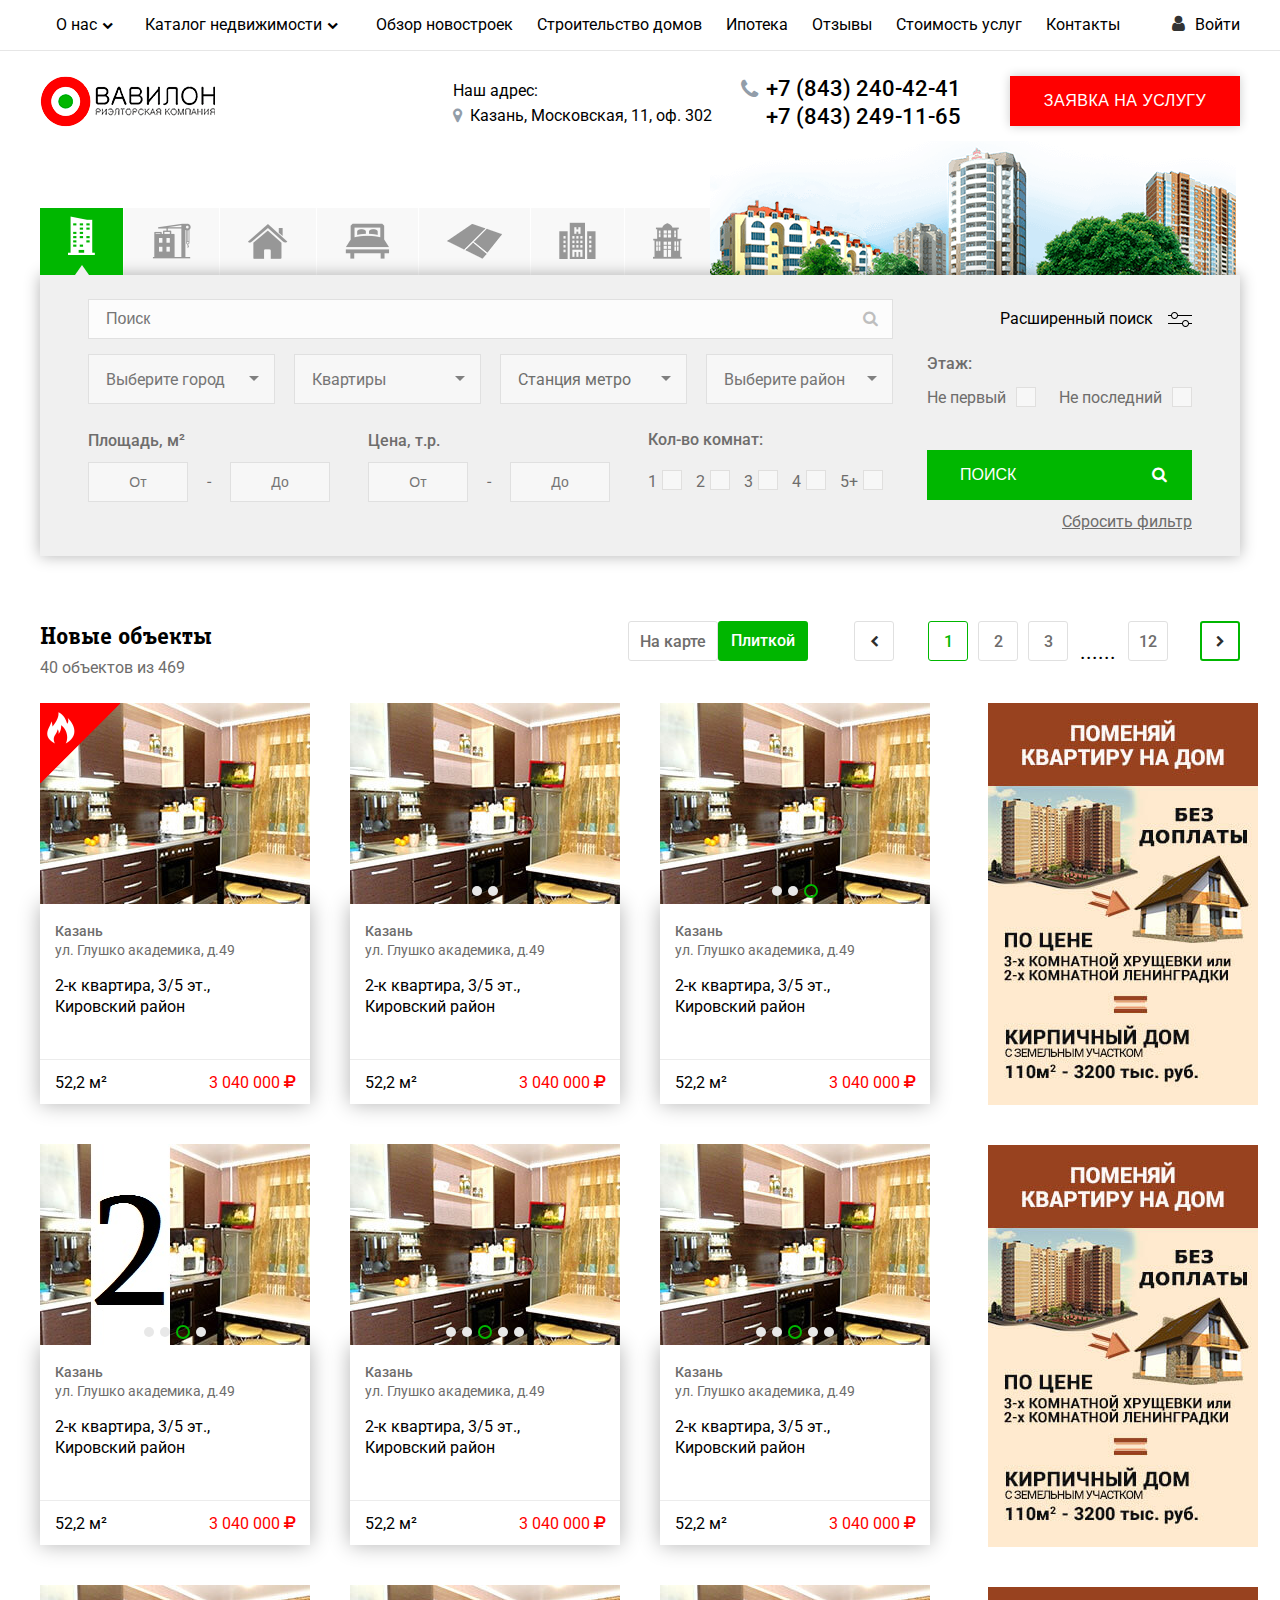
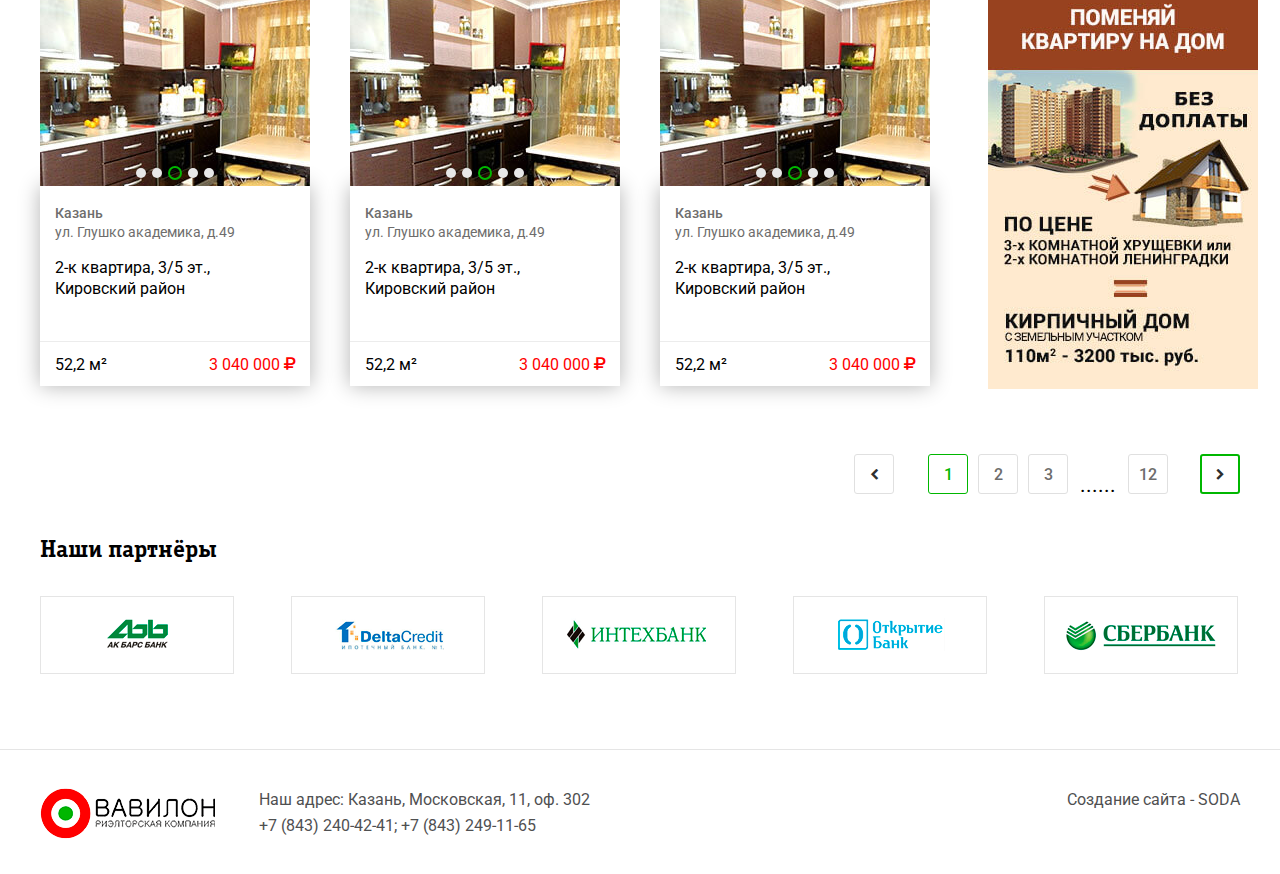
<file: estate/objects-cat.html>
<!DOCTYPE html>
<html>
<head>
	<meta name="viewport" content="width=1230">
	<meta charset="utf-8">
	<title></title>
	<link rel="stylesheet" type="text/css" href="css/reset.css">
	<link rel="stylesheet" href="css/font-awesome.min.css">
	<link rel="stylesheet" type="text/css" href="css/selectize.css">
	<link rel="stylesheet" type="text/css" href="css/slick.css">
	<link rel="stylesheet" type="text/css" href="css/style.css">
	<link href="https://fonts.googleapis.com/css?family=Roboto:400,500&amp;subset=cyrillic" rel="stylesheet">
	<script src="https://api-maps.yandex.ru/2.1/?lang=ru_RU" type="text/javascript"></script>
</head>
<body>
	<header>
		<div class="head-1">
			<div class="container">
				<div class="head-dropdown">
					<div class="dropdown-wrap">
						<a href="#" class="dropdown-toggle">О нас</a>
						<ul class="dropdown-menu">
							<li><a href="#">Наш коллектив</a></li>
							<li><a href="#">Почему выбирают нас</a></li>
						</ul>
					</div>
					<div class="dropdown-wrap">
						<a href="#" class="dropdown-toggle">Каталог недвижимости</a>
						<ul class="dropdown-menu">
							<li><a href="#">Квартиры</a></li>
							<li><a href="#">Новостройки</a></li>
							<li><a href="#">Комнаты</a></li>
							<li><a href="#">Частные дома</a></li>
							<li><a href="#">Земельные участки</a></li>
							<li><a href="#">Недвижимость за рубежом</a></li>
							<li><a href="#">Коммерческая недвижимость</a></li>
						</ul>
					</div>
				</div>
				<div class="login-wrap"><i class="fa fa-user" aria-hidden="true"></i><a href="#">Войти</a></div>
				<ul class="navbar">
					<li><a href="#">Обзор новостроек</a></li>
					<li><a href="#">Строительство домов</a></li>
					<li><a href="#">Ипотека</a></li>
					<li><a href="#">Отзывы</a></li>
					<li><a href="#">Стоимость услуг</a></li>
					<li><a href="#">Контакты</a></li>
				</ul>
			</div>
		</div>
		<div class="head-2">
			<div class="container">
				<div class="logo-wrap"><a href="#"><img src="img/logo.png" alt=""></a></div>
				<div class="head-2-right">
					<p class="head-addr">
						Наш адрес: <br><i class="fa fa-map-marker" aria-hidden="true"></i> Казань, Московская, 11, оф. 302
					</p>
					<div class="head-tel">
						<span class="tel">+7 (843) 240-42-41</span>
						<span class="tel">+7 (843) 249-11-65</span>
					</div>
					<button class="req-btn btn">Заявка на услугу</button>
				</div>
			</div>
		</div>
		<div class="head-3">
			<div class="container">
				<div class="head-3-top">
					<ul class="head-3-tabs">
						<li class="active"><a href="#"><img src="img/f1-act.png" alt=""></a></li>
						<li><a href="#"><img src="img/f2.png" alt=""></a></li>
						<li><a href="#"><img src="img/f3.png" alt=""></a></li>
						<li><a href="#"><img src="img/f4.png" alt=""></a></li>
						<li><a href="#"><img src="img/f5.png" alt=""></a></li>
						<li><a href="#"><img src="img/f6.png" alt=""></a></li>
						<li><a href="#"><img src="img/f7.png" alt=""></a></li>
					</ul>
					<div class="img-wrap">
						<img src="img/pic.png" alt="">
					</div>
				</div>
				<form class="filter" method="post">
					<div class="filter-left">
						<div class="search-input-wrap">
							<input type="text" name="" placeholder="Поиск">
						</div>
						<div class="filter-select">
							<select class="chosen-select select-more" data-placeholder="Выберите город">
								<option></option>
								<option>Все</option>
								<option>Казань</option>
								<option>Лениногорс</option>
								<option>Набережные Челны</option>
								<option>Нижнекамск</option>
								<option>Чистополь</option>
								<option>Зеленодольск</option>
								<option>Альметьевск</option>
								<option>Азнакаево</option>
								<option>Бугульма</option>
								<option>Елабуга</option>
								<option>Заинск</option>
							</select>
							<select class="chosen-select" data-placeholder="Квартиры">
								<option></option>
								<option>Чистополь</option>
								<option>Зеленодольск</option>
								<option>Альметьевск</option>
								<option>Азнакаево</option>
								<option>Бугульма</option>
								<option>Елабуга</option>
								<option>Выбрать другой...</option>
							</select>
							<div class="dropdown-wrap filter-checkbox">
								<a href="#" class="dropdown-toggle">Станция метро</a>
								<ul class="dropdown-menu">
									<li><label><input type="checkbox" name=""><span></span>Не первый</label></li>
									<li><label><input type="checkbox" name=""><span></span>Не первый</label></li>
									<li><label><input type="checkbox" name=""><span></span>Не первый</label></li>
									<li><label><input type="checkbox" name=""><span></span>Не первый</label></li>
									<li><label><input type="checkbox" name=""><span></span>Не первый</label></li>
									<li><label><input type="checkbox" name=""><span></span>Не первый</label></li>
									<li><label><input type="checkbox" name=""><span></span>Не первый</label></li>
								</ul>
							</div>
							<select class="chosen-select" data-placeholder="Выберите район">
								<option></option>
								<option>Чистополь</option>
								<option>Зеленодольск</option>
								<option>Альметьевск</option>
								<option>Азнакаево</option>
								<option>Бугульма</option>
								<option>Елабуга</option>
								<option>Выбрать другой...</option>
							</select>
						</div>
						<div class="filter-range">
							<div class="range-body">
								<div class="range-text">
									<span class="range-name">Площадь, м²</span>
								</div>
								<div class="range-field">
									<input type="text" placeholder="От">
									<span>-</span>
									<input type="text" placeholder="До">
								</div>
					  	    </div>
					  	    <div class="range-body">
					  	   		<div class="range-text">
									<span class="range-name">Цена, т.р.</span>
								</div>	
								<div class="range-field">
									<input type="text" placeholder="От">
									<span>-</span>
									<input type="text" placeholder="До">
								</div>		  	      
					  	    </div>
					  	    <div class="range-body">
								<div class="range-text">
									<span class="range-name">Кол-во комнат:</span>
								</div>
								<div class="checkbox-style">
									<label>1<input type="checkbox" name=""><span></span></label>
									<label>2<input type="checkbox" name=""><span></span></label>		  	      
									<label>3<input type="checkbox" name=""><span></span></label>		  	      
									<label>4<input type="checkbox" name=""><span></span></label>		  	      
									<label>5+<input type="checkbox" name=""><span></span></label>		  	      
								</div>
							</div>
						</div>
					</div>
					<div class="filter-right">
						<a href="#" class="filter-expand">Расширенный поиск<img src="img/extended-ico.png" alt=""></a>
						<div class="clear"></div>
						<div class="choose-floor">
							<span class="choose-head">Этаж:</span>
							<label>Не первый<input type="checkbox" name=""><span></span></label>
							<label>Не последний<input type="checkbox" name=""><span></span></label>
						</div>
						<button type="submit" class="submit-btn">Поиск</button>
					</div>
					<div class="filter-reset">
						<a href="#">Сбросить фильтр</a>
					</div>					
				</form>
			</div>
		</div>
	</header>

	<section class="buildings">
		<div class="container">
			<div class="pagination-wrap">
				<div class="obj-switch">
					<a href="#" data-cat-tab="1">На карте</a>
					<a href="#" class="active" data-cat-tab="2">Плиткой</a>
				</div>
				<ul class="pagination">
					<li class="larr disabled"><a href="#"><i class="fa fa-chevron-left" aria-hidden="true"></i></a></li>
					<li class="active"><a href="#">1</a></li>
					<li><a href="#">2</a></li>
					<li><a href="#">3</a></li>
					<li class="dots">......</li>
					<li><a href="#">12</a></li>
					<li class="rarr"><a href="#"><i class="fa fa-chevron-right" aria-hidden="true"></i></a></li>
				</ul>
			</div>
			<h2>Новые объекты</h2>
			<p class="obj-shown">40 объектов из 469</p>
			<div class="objects-wrap obj-switchable-tab" data-cat-dest="2">
				<div class="obj-sidebar">
					<a href="#" class="banner-wrap"><img src="img/banner.jpg" alt=""></a>
					<a href="#" class="banner-wrap"><img src="img/banner.jpg" alt=""></a>
					<a href="#" class="banner-wrap"><img src="img/banner.jpg" alt=""></a>
				</div>
				<div class="items-wrap">
					<div class="object-item">
						<a href="#" class="promo"></a><!-- HAVE PROMO -->
						<div href="#" class="img-wrap">
							<a href="#"><img src="img/object.jpg" alt=""></a>
						</div>
						<div class="text-wrap">
							<p class="obj-addr">
								<span class="obj-city">Казань</span>
								<span class="obj-addr">ул. Глушко академика, д.49</span>
							</p>
							<a href="#" class="obj-props">2-к квартира, 3/5 эт.,<br> Кировский район</a>
							<div class="obj-bot">
								<span class="obj-area">52,2 м²</span>
								<span class="obj-price">3 040 000 <i class="fa fa-rub" aria-hidden="true"></i></span>
							</div>
						</div>
					</div>
					<div class="object-item">
						<div href="#" class="img-wrap">
							<a href="#"><img src="img/object.jpg" alt=""></a>
							<a href="#"><img src="img/object2.jpg" alt=""></a>
						</div>
						<div class="text-wrap">
							<p class="obj-addr">
								<span class="obj-city">Казань</span>
								<span class="obj-addr">ул. Глушко академика, д.49</span>
							</p>
							<a href="#" class="obj-props">2-к квартира, 3/5 эт.,<br> Кировский район</a>
							<div class="obj-bot">
								<span class="obj-area">52,2 м²</span>
								<span class="obj-price">3 040 000 <i class="fa fa-rub" aria-hidden="true"></i></span>
							</div>
						</div>
					</div>
					<div class="object-item">
						<div href="#" class="img-wrap">
							<a href="#"><img src="img/object.jpg" alt=""></a>
							<a href="#"><img src="img/object2.jpg" alt=""></a>
							<a href="#"><img src="img/object.jpg" alt=""></a>
						</div>
						<div class="text-wrap">
							<p class="obj-addr">
								<span class="obj-city">Казань</span>
								<span class="obj-addr">ул. Глушко академика, д.49</span>
							</p>
							<a href="#" class="obj-props">2-к квартира, 3/5 эт.,<br> Кировский район</a>
							<div class="obj-bot">
								<span class="obj-area">52,2 м²</span>
								<span class="obj-price">3 040 000 <i class="fa fa-rub" aria-hidden="true"></i></span>
							</div>
						</div>
					</div>
					<div class="object-item">
						<div href="#" class="img-wrap">
							<a href="#"><img src="img/object.jpg" alt=""></a>
							<a href="#"><img src="img/object2.jpg" alt=""></a>
							<a href="#"><img src="img/object2.jpg" alt=""></a>
							<a href="#"><img src="img/object2.jpg" alt=""></a>
						</div>
						<div class="text-wrap">
							<p class="obj-addr">
								<span class="obj-city">Казань</span>
								<span class="obj-addr">ул. Глушко академика, д.49</span>
							</p>
							<a href="#" class="obj-props">2-к квартира, 3/5 эт.,<br> Кировский район</a>
							<div class="obj-bot">
								<span class="obj-area">52,2 м²</span>
								<span class="obj-price">3 040 000 <i class="fa fa-rub" aria-hidden="true"></i></span>
							</div>
						</div>
					</div>
					<div class="object-item">
						<div href="#" class="img-wrap">
							<a href="#"><img src="img/object.jpg" alt=""></a>
							<a href="#"><img src="img/object2.jpg" alt=""></a>
							<a href="#"><img src="img/object.jpg" alt=""></a>
							<a href="#"><img src="img/object4.jpg" alt=""></a>
							<a href="#"><img src="img/object3.jpg" alt=""></a>
						</div>
						<div class="text-wrap">
							<p class="obj-addr">
								<span class="obj-city">Казань</span>
								<span class="obj-addr">ул. Глушко академика, д.49</span>
							</p>
							<a href="#" class="obj-props">2-к квартира, 3/5 эт.,<br> Кировский район</a>
							<div class="obj-bot">
								<span class="obj-area">52,2 м²</span>
								<span class="obj-price">3 040 000 <i class="fa fa-rub" aria-hidden="true"></i></span>
							</div>
						</div>
					</div>
					<div class="object-item">
						<div href="#" class="img-wrap">
							<a href="#"><img src="img/object.jpg" alt=""></a>
							<a href="#"><img src="img/object2.jpg" alt=""></a>
							<a href="#"><img src="img/object.jpg" alt=""></a>
							<a href="#"><img src="img/object4.jpg" alt=""></a>
							<a href="#"><img src="img/object3.jpg" alt=""></a>
						</div>
						<div class="text-wrap">
							<p class="obj-addr">
								<span class="obj-city">Казань</span>
								<span class="obj-addr">ул. Глушко академика, д.49</span>
							</p>
							<a href="#" class="obj-props">2-к квартира, 3/5 эт.,<br> Кировский район</a>
							<div class="obj-bot">
								<span class="obj-area">52,2 м²</span>
								<span class="obj-price">3 040 000 <i class="fa fa-rub" aria-hidden="true"></i></span>
							</div>
						</div>
					</div>
					<div class="object-item">
						<div href="#" class="img-wrap">
							<a href="#"><img src="img/object.jpg" alt=""></a>
							<a href="#"><img src="img/object2.jpg" alt=""></a>
							<a href="#"><img src="img/object.jpg" alt=""></a>
							<a href="#"><img src="img/object3.jpg" alt=""></a>
							<a href="#"><img src="img/object4.jpg" alt=""></a>
						</div>
						<div class="text-wrap">
							<p class="obj-addr">
								<span class="obj-city">Казань</span>
								<span class="obj-addr">ул. Глушко академика, д.49</span>
							</p>
							<a href="#" class="obj-props">2-к квартира, 3/5 эт.,<br> Кировский район</a>
							<div class="obj-bot">
								<span class="obj-area">52,2 м²</span>
								<span class="obj-price">3 040 000 <i class="fa fa-rub" aria-hidden="true"></i></span>
							</div>
						</div>
					</div>
					<div class="object-item">
						<div href="#" class="img-wrap">
							<a href="#"><img src="img/object.jpg" alt=""></a>
							<a href="#"><img src="img/object2.jpg" alt=""></a>
							<a href="#"><img src="img/object.jpg" alt=""></a>
							<a href="#"><img src="img/object4.jpg" alt=""></a>
							<a href="#"><img src="img/object3.jpg" alt=""></a>
						</div>
						<div class="text-wrap">
							<p class="obj-addr">
								<span class="obj-city">Казань</span>
								<span class="obj-addr">ул. Глушко академика, д.49</span>
							</p>
							<a href="#" class="obj-props">2-к квартира, 3/5 эт.,<br> Кировский район</a>
							<div class="obj-bot">
								<span class="obj-area">52,2 м²</span>
								<span class="obj-price">3 040 000 <i class="fa fa-rub" aria-hidden="true"></i></span>
							</div>
						</div>
					</div>
					<div class="object-item">
						<div href="#" class="img-wrap">
							<a href="#"><img src="img/object.jpg" alt=""></a>
							<a href="#"><img src="img/object2.jpg" alt=""></a>
							<a href="#"><img src="img/object.jpg" alt=""></a>
							<a href="#"><img src="img/object4.jpg" alt=""></a>
							<a href="#"><img src="img/object3.jpg" alt=""></a>
						</div>
						<div class="text-wrap">
							<p class="obj-addr">
								<span class="obj-city">Казань</span>
								<span class="obj-addr">ул. Глушко академика, д.49</span>
							</p>
							<a href="#" class="obj-props">2-к квартира, 3/5 эт.,<br> Кировский район</a>
							<div class="obj-bot">
								<span class="obj-area">52,2 м²</span>
								<span class="obj-price">3 040 000 <i class="fa fa-rub" aria-hidden="true"></i></span>
							</div>
						</div>
					</div>
					
				</div>
			</div>
			<div id="cat-map" class="obj-switchable-tab" data-cat-dest="1"></div>
			<ul class="pagination">
				<li class="larr disabled"><a href="#"><i class="fa fa-chevron-left" aria-hidden="true"></i></a></li>
				<li class="active"><a href="#">1</a></li>
				<li><a href="#">2</a></li>
				<li><a href="#">3</a></li>
				<li class="dots">......</li>
				<li><a href="#">12</a></li>
				<li class="rarr"><a href="#"><i class="fa fa-chevron-right" aria-hidden="true"></i></a></li>
			</ul>
		</div>
	</section>
	<div class="clear"></div>
	<footer>
		<div class="container partners">
			<h2>Наши партнёры</h2>
			<ul>
				<li><a href="#"><img src="img/p1.png" alt=""></a></li>
				<li><a href="#"><img src="img/p2.png" alt=""></a></li>
				<li><a href="#"><img src="img/p3.png" alt=""></a></li>
				<li><a href="#"><img src="img/p4.png" alt=""></a></li>
				<li><a href="#"><img src="img/p5.png" alt=""></a></li>
			</ul>
		</div>
		<hr>
		<div class="container footer-bot">
			<a href="http://artsoda.ru/" class="soda-href">Создание сайта - SODA</a>
			<div class="flogo-wrap"><img src="img/logo.png" alt=""></div>
			<div class="f-contact">
				<span>Наш адрес: Казань, Московская, 11, оф. 302</span>
				<span>+7 (843) 240-42-41; +7 (843) 249-11-65</span>
			</div>
		</div>
	</footer>

	<div class="b-popup" id="apply-popup">
		<div class="b-popup-content">
	    	<div class="b-popup-wrap">
	    		<div class="apply-popup">
	    			<h2>Обратный звонок</h2>
	    			<p class="popup-text">Введите контактные данные и наш менеджер свяжется с Вами в ближайшее время</p>
	    			<form method="post" class="popup-form">
	    				<label>
							<input placeholder="Имя" name="name">
						</label>
						<label>
							<input class="popup-mask" name="phone" placeholder="Телефон *">
						</label>
	    				<div class="apartment-select">
							<label>Кол-во комнат:</label>
							<div class="checkbox-style">
								<label>1<input type="checkbox" name=""><span></span></label>
								<label>2<input type="checkbox" name=""><span></span></label>		  	      
								<label>3<input type="checkbox" name=""><span></span></label>		  	      
								<label>4<input type="checkbox" name=""><span></span></label>		  	      
								<label>5+<input type="checkbox" name=""><span></span></label>		  	      
							</div>
				  	    </div>
	    				
	    				<button class="popup-btn btn">отправить</button>
	    			</form>
	    		</div>
	    		<span class="popup-close"><i class="fa fa-times" aria-hidden="true"></i></span>
	    	</div>
	    </div>
	</div>

	<div class="b-popup" id="city-box">
		<div class="b-popup-content">
	    	<div class="b-popup-wrap">
	    		<h2>Выберите другой город</h2>
	    		<ul class="city-box">
	    			<li>Казань</li>
	    			<li>Карабаш</li>
	    			<li>Камское Устье</li>
	    			<li>Камские Поляны</li>
	    			<li>Джалиль</li>
	    			<li>Васильево</li>
	    			<li>Богатые Сабы</li>
	    			<li>Балтаси</li>
	    			<li>Актюбинский</li>
	    			<li>Аксубаево</li>
	    			<li>Нижний Услон</li>
	    			<li>Куйбышевский Затон</li>
	    			<li>Кукмор</li>
	    			<li>Новочувашский</li>
	    			<li>Верхний Услон</li>
	    			<li>Высокая Гора</li>
	    			<li>Пестрецы</li>
	    			<li>Уруссу</li>
	    			<li>Рыбная Слобода</li>
	    			<li>Русский Акташ</li>
	    			<li>Нижняя Мактама</li>
	    			<li>Нижние Вязовые</li>
	    			<li>Апастово</li>
	    			<li>Иннополис</li>
	    			<li>Чистополь</li>
	    			<li>Елабуга</li>
	    			<li>Болгар</li>
	    			<li>Буинск</li>
	    			<li>Бугульма</li>
	    			<li>Бавлы</li>
	    			<li>Арск</li>
	    			<li>Альметьевск</li>
	    			<li>Азнакаево</li>
	    			<li>Агрыз</li>
	    			<li>Заинск</li>
	    			<li>Зеленодольск</li>
	    			<li>Тетюши</li>
	    			<li>Нурлат</li>
	    			<li>Нижнекамск</li>
	    			<li>Набережные Челны</li>
	    			<li>Мензелинск</li>
	    			<li>Менделеевск</li>
	    			<li>Мамадыш</li>
	    			<li>Лениногорск</li>
	    			<li>Лаишево</li>
	    			<li>Алексеевское</li>
	    		</ul>
	    		<span class="popup-close"><i class="fa fa-times" aria-hidden="true"></i></span>
	    	</div>
	    </div>
	</div>
	
<script src="https://ajax.googleapis.com/ajax/libs/jquery/1.12.4/jquery.min.js"></script>
<script type="text/javascript" src="js/selectize.min.js"></script>
<script type="text/javascript" src="js/slick.min.js"></script>
<script type="text/javascript" src="js/script.js"></script>
<script type="text/javascript">
	$(document).ready(function(){
		//FIX deleted item

		ymaps.ready(init);
	    var myMap;

		function init () {
			var myMap = new ymaps.Map("cat-map", {
					center: [55.82, 49.10],
					zoom: 11
				}),

			// Создаем геообъект с типом геометрии "Точка".
			myGeoObject = new ymaps.GeoObject({
				// Описание геометрии.
				geometry: {
					type: "Point",
					coordinates: [55.8, 37.8]
				},
				// Свойства.
				properties: {
					// Контент метки.
					iconContent: '',
					hintContent: ''
				}
			}, {
				// Опции.
				// Иконка метки будет растягиваться под размер ее содержимого.
				preset: 'islands#blackStretchyIcon',
				// Метку можно перемещать.
				draggable: true
			});

			myMap.geoObjects.add(myGeoObject).add(new ymaps.Placemark([55.798551,49.106324], {
				balloonContent: '<div class="object-item ymap-item"><div href="#" class="img-wrap"><a href="#"><img src="img/object.jpg" alt=""></a></div><div class="text-wrap"><p class="obj-addr"><span class="obj-city">Казань</span><span class="obj-addr">ул. Глушко академика, д.49</span></p><a href="#" class="obj-props">2-к квартира, 3/5 эт.,<br> Кировский район</a><div class="obj-bot"><span class="obj-area">52,2 м²</span><span class="obj-price">3 040 000 <i class="fa fa-rub" aria-hidden="true"></i></span></div></div></div>'
			}, {
				preset: 'islands#icon',
				iconColor: '#424f7d'
			}));


			myMap.geoObjects.add(myGeoObject).add(new ymaps.Placemark([55.778551,49.136324], {
				balloonContent: '<div class="object-item ymap-item"><div href="#" class="img-wrap"><a href="#"><img src="img/object.jpg" alt=""></a></div><div class="text-wrap"><p class="obj-addr"><span class="obj-city">Казань</span><span class="obj-addr">ул. Глушко академика, д.49</span></p><a href="#" class="obj-props">2-к квартира, 3/5 эт.,<br> Кировский район</a><div class="obj-bot"><span class="obj-area">52,2 м²</span><span class="obj-price">3 040 000 <i class="fa fa-rub" aria-hidden="true"></i></span></div></div></div>'
			}, {
				preset: 'islands#icon',
				iconColor: '#424f7d'
			}));



	        myMap.behaviors.disable(['scrollZoom','multiTouch']);
		}








		





	});

</script>
</body>
</html>
</file>
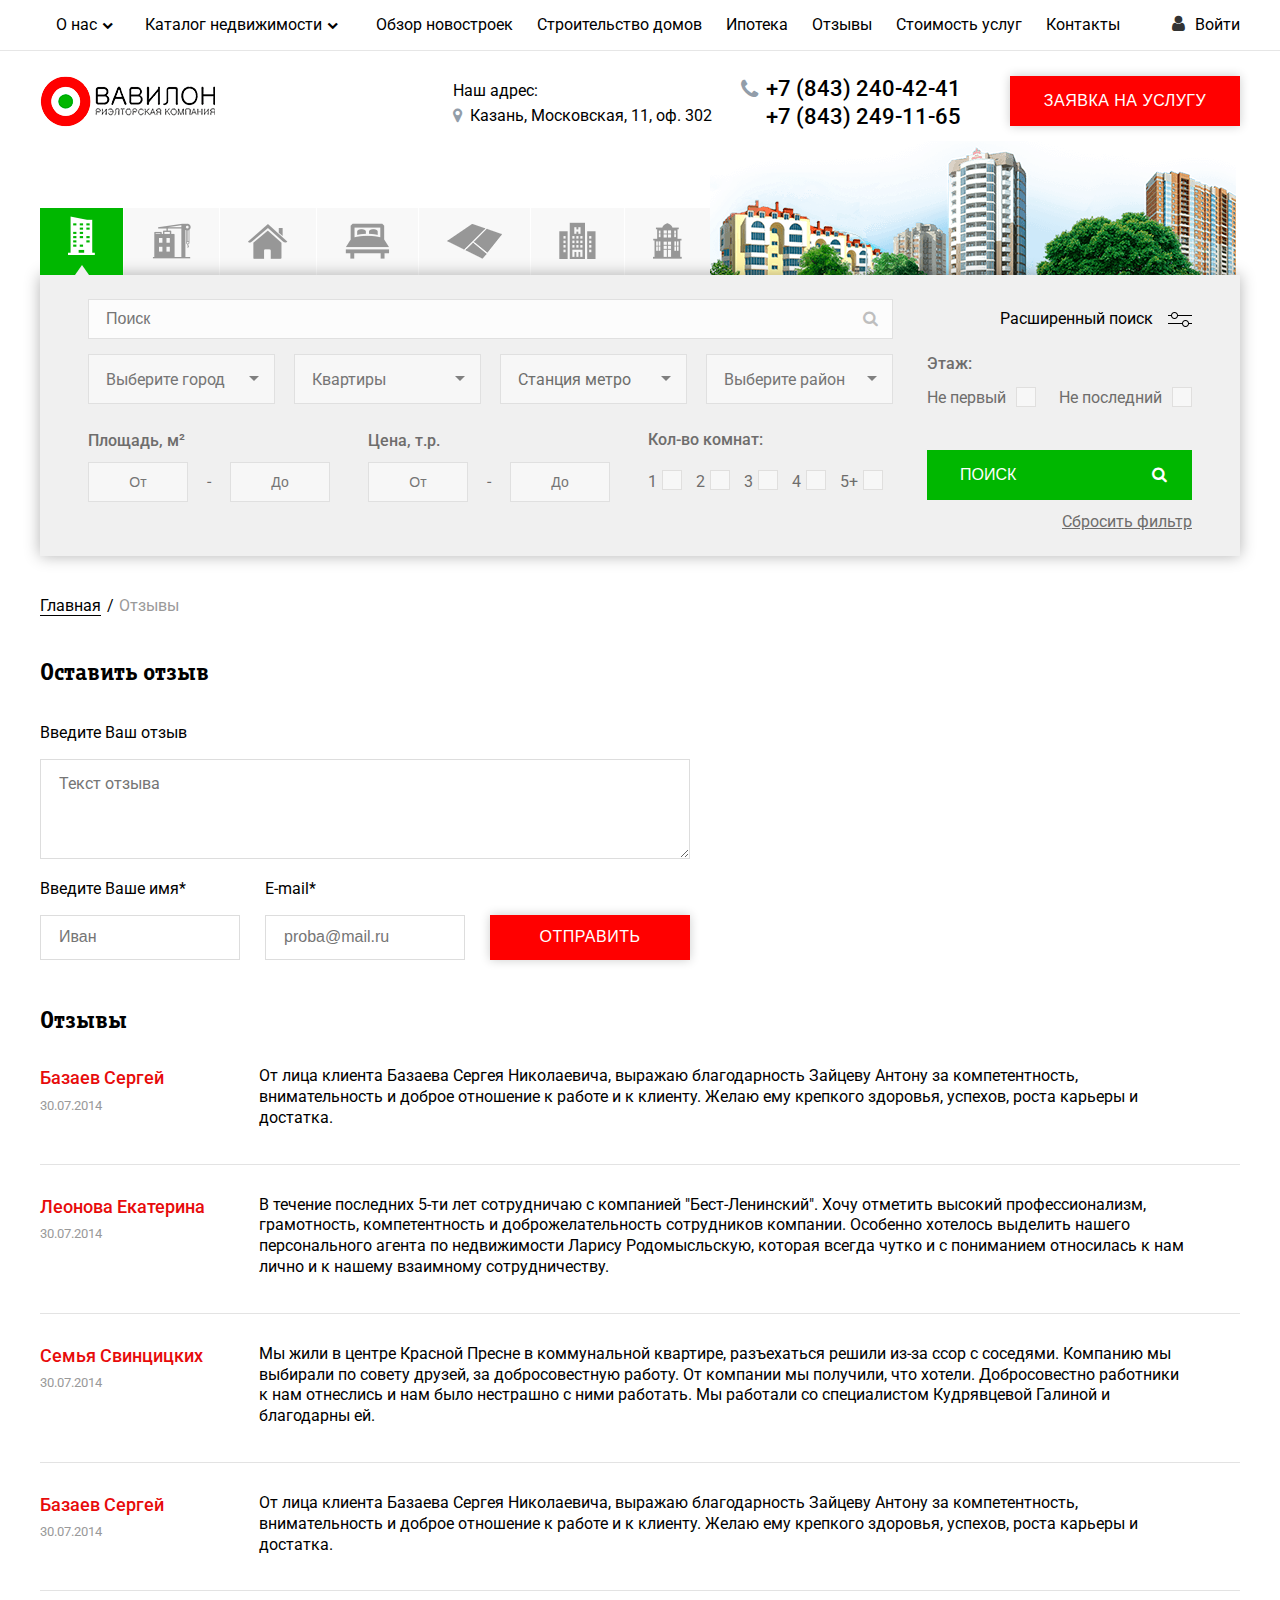
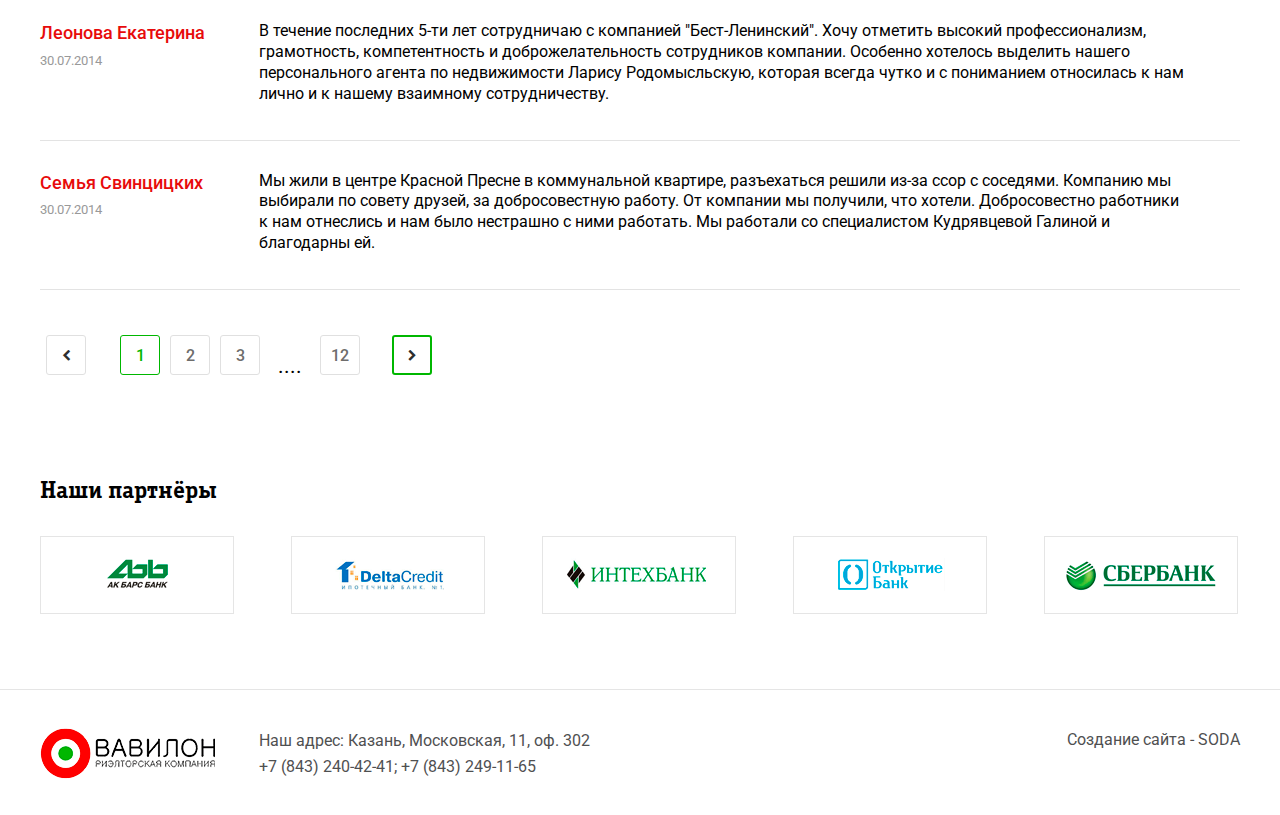
<file: estate/reviews.html>
<!DOCTYPE html>
<html>
<head>
	<meta name="viewport" content="width=1230">
	<meta charset="utf-8">
	<title></title>
	<link rel="stylesheet" type="text/css" href="css/reset.css">
	<link rel="stylesheet" href="css/font-awesome.min.css">
	<link rel="stylesheet" type="text/css" href="css/selectize.css">
	<link rel="stylesheet" type="text/css" href="css/slick.css">
	<link rel="stylesheet" type="text/css" href="css/style.css">
	<link href="https://fonts.googleapis.com/css?family=Roboto:300,400,500&amp;subset=cyrillic" rel="stylesheet">
	<script src="https://api-maps.yandex.ru/2.1/?lang=ru_RU" type="text/javascript"></script>
</head>
<body>
	<header>
		<div class="head-1">
			<div class="container">
				<div class="head-dropdown">
					<div class="dropdown-wrap">
						<a href="#" class="dropdown-toggle">О нас</a>
						<ul class="dropdown-menu">
							<li><a href="#">Наш коллектив</a></li>
							<li><a href="#">Почему выбирают нас</a></li>
						</ul>
					</div>
					<div class="dropdown-wrap">
						<a href="#" class="dropdown-toggle">Каталог недвижимости</a>
						<ul class="dropdown-menu">
							<li><a href="#">Квартиры</a></li>
							<li><a href="#">Новостройки</a></li>
							<li><a href="#">Комнаты</a></li>
							<li><a href="#">Частные дома</a></li>
							<li><a href="#">Земельные участки</a></li>
							<li><a href="#">Недвижимость за рубежом</a></li>
							<li><a href="#">Коммерческая недвижимость</a></li>
						</ul>
					</div>
				</div>
				<div class="login-wrap"><i class="fa fa-user" aria-hidden="true"></i><a href="#">Войти</a></div>
				<ul class="navbar">
					<li><a href="#">Обзор новостроек</a></li>
					<li><a href="#">Строительство домов</a></li>
					<li><a href="#">Ипотека</a></li>
					<li><a href="#">Отзывы</a></li>
					<li><a href="#">Стоимость услуг</a></li>
					<li><a href="#">Контакты</a></li>
				</ul>
			</div>
		</div>
		<div class="head-2">
			<div class="container">
				<div class="logo-wrap"><a href="#"><img src="img/logo.png" alt=""></a></div>
				<div class="head-2-right">
					<p class="head-addr">
						Наш адрес: <br><i class="fa fa-map-marker" aria-hidden="true"></i> Казань, Московская, 11, оф. 302
					</p>
					<div class="head-tel">
						<span class="tel">+7 (843) 240-42-41</span>
						<span class="tel">+7 (843) 249-11-65</span>
					</div>
					<button class="req-btn btn">Заявка на услугу</button>
				</div>
			</div>
		</div>
		<div class="head-3">
			<div class="container">
				<div class="head-3-top">
					<ul class="head-3-tabs">
						<li class="active"><a href="#"><img src="img/f1-act.png" alt=""></a></li>
						<li><a href="#"><img src="img/f2.png" alt=""></a></li>
						<li><a href="#"><img src="img/f3.png" alt=""></a></li>
						<li><a href="#"><img src="img/f4.png" alt=""></a></li>
						<li><a href="#"><img src="img/f5.png" alt=""></a></li>
						<li><a href="#"><img src="img/f6.png" alt=""></a></li>
						<li><a href="#"><img src="img/f7.png" alt=""></a></li>
					</ul>
					<div class="img-wrap">
						<img src="img/pic.png" alt="">
					</div>
				</div>
				<form class="filter" method="post">
					<div class="filter-left">
						<div class="search-input-wrap">
							<input type="text" name="" placeholder="Поиск">
						</div>
						<div class="filter-select">
							<select class="chosen-select select-more" data-placeholder="Выберите город">
								<option></option>
								<option>Все</option>
								<option>Казань</option>
								<option>Лениногорс</option>
								<option>Набережные Челны</option>
								<option>Нижнекамск</option>
								<option>Чистополь</option>
								<option>Зеленодольск</option>
								<option>Альметьевск</option>
								<option>Азнакаево</option>
								<option>Бугульма</option>
								<option>Елабуга</option>
								<option>Заинск</option>
							</select>
							<select class="chosen-select" data-placeholder="Квартиры">
								<option></option>
								<option>Чистополь</option>
								<option>Зеленодольск</option>
								<option>Альметьевск</option>
								<option>Азнакаево</option>
								<option>Бугульма</option>
								<option>Елабуга</option>
								<option>Выбрать другой...</option>
							</select>
							<div class="dropdown-wrap filter-checkbox">
								<a href="#" class="dropdown-toggle">Станция метро</a>
								<ul class="dropdown-menu">
									<li><label><input type="checkbox" name=""><span></span>Не первый</label></li>
									<li><label><input type="checkbox" name=""><span></span>Не первый</label></li>
									<li><label><input type="checkbox" name=""><span></span>Не первый</label></li>
									<li><label><input type="checkbox" name=""><span></span>Не первый</label></li>
									<li><label><input type="checkbox" name=""><span></span>Не первый</label></li>
									<li><label><input type="checkbox" name=""><span></span>Не первый</label></li>
									<li><label><input type="checkbox" name=""><span></span>Не первый</label></li>
								</ul>
							</div>
							<select class="chosen-select" data-placeholder="Выберите район">
								<option></option>
								<option>Чистополь</option>
								<option>Зеленодольск</option>
								<option>Альметьевск</option>
								<option>Азнакаево</option>
								<option>Бугульма</option>
								<option>Елабуга</option>
								<option>Выбрать другой...</option>
							</select>
						</div>
						<div class="filter-range">
							<div class="range-body">
								<div class="range-text">
									<span class="range-name">Площадь, м²</span>
								</div>
								<div class="range-field">
									<input type="text" placeholder="От">
									<span>-</span>
									<input type="text" placeholder="До">
								</div>
					  	    </div>
					  	    <div class="range-body">
					  	   		<div class="range-text">
									<span class="range-name">Цена, т.р.</span>
								</div>	
								<div class="range-field">
									<input type="text" placeholder="От">
									<span>-</span>
									<input type="text" placeholder="До">
								</div>		  	      
					  	    </div>
					  	    <div class="range-body">
								<div class="range-text">
									<span class="range-name">Кол-во комнат:</span>
								</div>
								<div class="checkbox-style">
									<label>1<input type="checkbox" name=""><span></span></label>
									<label>2<input type="checkbox" name=""><span></span></label>		  	      
									<label>3<input type="checkbox" name=""><span></span></label>		  	      
									<label>4<input type="checkbox" name=""><span></span></label>		  	      
									<label>5+<input type="checkbox" name=""><span></span></label>		  	      
								</div>
							</div>
						</div>
					</div>
					<div class="filter-right">
						<a href="#" class="filter-expand">Расширенный поиск<img src="img/extended-ico.png" alt=""></a>
						<div class="clear"></div>
						<div class="choose-floor">
							<span class="choose-head">Этаж:</span>
							<label>Не первый<input type="checkbox" name=""><span></span></label>
							<label>Не последний<input type="checkbox" name=""><span></span></label>
						</div>
						<button type="submit" class="submit-btn">Поиск</button>
					</div>
					<div class="filter-reset">
						<a href="#">Сбросить фильтр</a>
					</div>					
				</form>
			</div>
		</div>
	</header>

	<section class="reviews">
		<div class="container">
			<ul class="breadcrumb">
				<li><a href="#">Главная</a></li>
				<li class="active">Отзывы</li>
			</ul>
			<div class="review-cont">
				<form class="add-review" method="post">
					<h2>Оставить отзыв</h2>
					<label class="textarea-wrap">
						<span>Введите Ваш отзыв</span>
						<textarea placeholder="Текст отзыва"></textarea>
					</label>
					<label class="input-wrap">
						<span>Введите Ваше имя*</span>
						<input type="text" name="" placeholder="Иван">
					</label>
					<label class="input-wrap">
						<span>E-mail*</span>
						<input type="text" name="" placeholder="proba@mail.ru">
					</label>
					<button class="btn review-submit">Отправить</button>
				</form>
				<div class="review-page-bot">
					<h2>Отзывы</h2>
					<div class="reviews-wrap">
						<div class="review-item">
							<div class="review-left">
								<span class="reviewer-name">Базаев Сергей</span>
								<span class="review-date">30.07.2014 </span>
							</div>
							<p class="review-content">От лица клиента Базаева Сергея Николаевича, выражаю благодарность Зайцеву Антону за компетентность, внимательность и доброе отношение к работе и к клиенту. Желаю ему крепкого здоровья, успехов, роста карьеры и достатка.</p>
						</div>
						<div class="review-item">
							<div class="review-left">
								<span class="reviewer-name">Леонова Екатерина</span>
								<span class="review-date">30.07.2014 </span>
							</div>
							<p class="review-content">В течение последних 5-ти лет сотрудничаю с компанией "Бест-Ленинский". Хочу отметить высокий профессионализм, грамотность, компетентность и доброжелательность сотрудников компании. Особенно хотелось выделить нашего персонального агента по недвижимости Ларису Родомысльскую, которая всегда чутко и с пониманием относилась к нам лично и к нашему взаимному сотрудничеству.</p>
						</div>
						<div class="review-item">
							<div class="review-left">
								<span class="reviewer-name">Семья Свинцицких</span>
								<span class="review-date">30.07.2014 </span>
							</div>
							<p class="review-content">Мы жили в центре Красной Пресне в коммунальной квартире, разъехаться решили из-за ссор с соседями. Компанию мы выбирали по совету друзей, за добросовестную работу. От компании мы получили, что хотели. Добросовестно работники к нам отнеслись и нам было нестрашно с ними работать. Мы работали со специалистом Кудрявцевой Галиной и благодарны ей. </p>
						</div>
						<div class="review-item">
							<div class="review-left">
								<span class="reviewer-name">Базаев Сергей</span>
								<span class="review-date">30.07.2014 </span>
							</div>
							<p class="review-content">От лица клиента Базаева Сергея Николаевича, выражаю благодарность Зайцеву Антону за компетентность, внимательность и доброе отношение к работе и к клиенту. Желаю ему крепкого здоровья, успехов, роста карьеры и достатка.</p>
						</div>
						<div class="review-item">
							<div class="review-left">
								<span class="reviewer-name">Леонова Екатерина</span>
								<span class="review-date">30.07.2014 </span>
							</div>
							<p class="review-content">В течение последних 5-ти лет сотрудничаю с компанией "Бест-Ленинский". Хочу отметить высокий профессионализм, грамотность, компетентность и доброжелательность сотрудников компании. Особенно хотелось выделить нашего персонального агента по недвижимости Ларису Родомысльскую, которая всегда чутко и с пониманием относилась к нам лично и к нашему взаимному сотрудничеству.</p>
						</div>
						<div class="review-item">
							<div class="review-left">
								<span class="reviewer-name">Семья Свинцицких</span>
								<span class="review-date">30.07.2014 </span>
							</div>
							<p class="review-content">Мы жили в центре Красной Пресне в коммунальной квартире, разъехаться решили из-за ссор с соседями. Компанию мы выбирали по совету друзей, за добросовестную работу. От компании мы получили, что хотели. Добросовестно работники к нам отнеслись и нам было нестрашно с ними работать. Мы работали со специалистом Кудрявцевой Галиной и благодарны ей. </p>
						</div>
					</div>
					<ul class="pagination">
						<li class="larr disabled"><a href="#"><i class="fa fa-chevron-left" aria-hidden="true"></i></a></li>
						<li class="active"><a href="#">1</a></li>
						<li><a href="#">2</a></li>
						<li><a href="#">3</a></li>
						<li class="dots">....</li>
						<li><a href="#">12</a></li>
						<li class="rarr"><a href="#"><i class="fa fa-chevron-right" aria-hidden="true"></i></a></li>
					</ul>
				</div>
			</div>
		</div>
	</section>
	<div class="clear"></div>
	<footer>
		<div class="container partners">
			<h2>Наши партнёры</h2>
			<ul>
				<li><a href="#"><img src="img/p1.png" alt=""></a></li>
				<li><a href="#"><img src="img/p2.png" alt=""></a></li>
				<li><a href="#"><img src="img/p3.png" alt=""></a></li>
				<li><a href="#"><img src="img/p4.png" alt=""></a></li>
				<li><a href="#"><img src="img/p5.png" alt=""></a></li>
			</ul>
		</div>
		<hr>
		<div class="container footer-bot">
			<a href="http://artsoda.ru/" class="soda-href">Создание сайта - SODA</a>
			<div class="flogo-wrap"><img src="img/logo.png" alt=""></div>
			<div class="f-contact">
				<span>Наш адрес: Казань, Московская, 11, оф. 302</span>
				<span>+7 (843) 240-42-41; +7 (843) 249-11-65</span>
			</div>
		</div>
	</footer>

	<div class="b-popup" id="apply-popup">
		<div class="b-popup-content">
	    	<div class="b-popup-wrap">
	    		<div class="apply-popup">
	    			<h2>Обратный звонок</h2>
	    			<p class="popup-text">Введите контактные данные и наш менеджер свяжется с Вами в ближайшее время</p>
	    			<form method="post" class="popup-form">
	    				<label>
							<input placeholder="Имя" name="name">
						</label>
						<label>
							<input class="popup-mask" name="phone" placeholder="Телефон *">
						</label>
	    				<div class="apartment-select">
							<label>Кол-во комнат:</label>
							<div class="checkbox-style">
								<label>1<input type="checkbox" name=""><span></span></label>
								<label>2<input type="checkbox" name=""><span></span></label>		  	      
								<label>3<input type="checkbox" name=""><span></span></label>		  	      
								<label>4<input type="checkbox" name=""><span></span></label>		  	      
								<label>5+<input type="checkbox" name=""><span></span></label>		  	      
							</div>
				  	    </div>
	    				
	    				<button class="popup-btn btn">отправить</button>
	    			</form>
	    		</div>
	    		<span class="popup-close"><i class="fa fa-times" aria-hidden="true"></i></span>
	    	</div>
	    </div>
	</div>

	<div class="b-popup" id="city-box">
		<div class="b-popup-content">
	    	<div class="b-popup-wrap">
	    		<h2>Выберите другой город</h2>
	    		<ul class="city-box">
	    			<li>Казань</li>
	    			<li>Карабаш</li>
	    			<li>Камское Устье</li>
	    			<li>Камские Поляны</li>
	    			<li>Джалиль</li>
	    			<li>Васильево</li>
	    			<li>Богатые Сабы</li>
	    			<li>Балтаси</li>
	    			<li>Актюбинский</li>
	    			<li>Аксубаево</li>
	    			<li>Нижний Услон</li>
	    			<li>Куйбышевский Затон</li>
	    			<li>Кукмор</li>
	    			<li>Новочувашский</li>
	    			<li>Верхний Услон</li>
	    			<li>Высокая Гора</li>
	    			<li>Пестрецы</li>
	    			<li>Уруссу</li>
	    			<li>Рыбная Слобода</li>
	    			<li>Русский Акташ</li>
	    			<li>Нижняя Мактама</li>
	    			<li>Нижние Вязовые</li>
	    			<li>Апастово</li>
	    			<li>Иннополис</li>
	    			<li>Чистополь</li>
	    			<li>Елабуга</li>
	    			<li>Болгар</li>
	    			<li>Буинск</li>
	    			<li>Бугульма</li>
	    			<li>Бавлы</li>
	    			<li>Арск</li>
	    			<li>Альметьевск</li>
	    			<li>Азнакаево</li>
	    			<li>Агрыз</li>
	    			<li>Заинск</li>
	    			<li>Зеленодольск</li>
	    			<li>Тетюши</li>
	    			<li>Нурлат</li>
	    			<li>Нижнекамск</li>
	    			<li>Набережные Челны</li>
	    			<li>Мензелинск</li>
	    			<li>Менделеевск</li>
	    			<li>Мамадыш</li>
	    			<li>Лениногорск</li>
	    			<li>Лаишево</li>
	    			<li>Алексеевское</li>
	    		</ul>
	    		<span class="popup-close"><i class="fa fa-times" aria-hidden="true"></i></span>
	    	</div>
	    </div>
	</div>

<script src="https://ajax.googleapis.com/ajax/libs/jquery/1.12.4/jquery.min.js"></script>
<script type="text/javascript" src="js/slick.min.js"></script>
<script type="text/javascript" src="js/selectize.min.js"></script>
<script type="text/javascript" src="js/script.js"></script>
<script type="text/javascript">
	$(document).ready(function(){
	});
</script>
</body>
</html>
</file>
<file: estate/css/selectize.css>
/**
 * selectize.css (v0.12.4)
 * Copyright (c) 2013–2015 Brian Reavis & contributors
 *
 * Licensed under the Apache License, Version 2.0 (the "License"); you may not use this
 * file except in compliance with the License. You may obtain a copy of the License at:
 * http://www.apache.org/licenses/LICENSE-2.0
 *
 * Unless required by applicable law or agreed to in writing, software distributed under
 * the License is distributed on an "AS IS" BASIS, WITHOUT WARRANTIES OR CONDITIONS OF
 * ANY KIND, either express or implied. See the License for the specific language
 * governing permissions and limitations under the License.
 *
 * @author Brian Reavis <brian@thirdroute.com>
 */

.selectize-control.plugin-drag_drop.multi > .selectize-input > div.ui-sortable-placeholder {
  visibility: visible !important;
  background: #f2f2f2 !important;
  background: rgba(0, 0, 0, 0.06) !important;
  border: 0 none !important;
  -webkit-box-shadow: inset 0 0 12px 4px #ffffff;
  box-shadow: inset 0 0 12px 4px #ffffff;
}
.selectize-control.plugin-drag_drop .ui-sortable-placeholder::after {
  content: '!';
  visibility: hidden;
}
.selectize-control.plugin-drag_drop .ui-sortable-helper {
  -webkit-box-shadow: 0 2px 5px rgba(0, 0, 0, 0.2);
  box-shadow: 0 2px 5px rgba(0, 0, 0, 0.2);
}
.selectize-dropdown-header {
  position: relative;
  padding: 5px 8px;
  border-bottom: 1px solid #d0d0d0;
  background: #f8f8f8;
  -webkit-border-radius: 3px 3px 0 0;
  -moz-border-radius: 3px 3px 0 0;
  border-radius: 3px 3px 0 0;
}
.selectize-dropdown-header-close {
  position: absolute;
  right: 8px;
  top: 50%;
  color: #303030;
  opacity: 0.4;
  margin-top: -12px;
  line-height: 20px;
  font-size: 20px !important;
}
.selectize-dropdown-header-close:hover {
  color: #000000;
}
.selectize-dropdown.plugin-optgroup_columns .optgroup {
  border-right: 1px solid #f2f2f2;
  border-top: 0 none;
  float: left;
  -webkit-box-sizing: border-box;
  -moz-box-sizing: border-box;
  box-sizing: border-box;
}
.selectize-dropdown.plugin-optgroup_columns .optgroup:last-child {
  border-right: 0 none;
}
.selectize-dropdown.plugin-optgroup_columns .optgroup:before {
  display: none;
}
.selectize-dropdown.plugin-optgroup_columns .optgroup-header {
  border-top: 0 none;
}
.selectize-control.plugin-remove_button [data-value] {
  position: relative;
  padding-right: 24px !important;
}
.selectize-control.plugin-remove_button [data-value] .remove {
  z-index: 1;
  /* fixes ie bug (see #392) */
  position: absolute;
  top: 0;
  right: 0;
  bottom: 0;
  width: 17px;
  text-align: center;
  font-weight: bold;
  font-size: 12px;
  color: inherit;
  text-decoration: none;
  vertical-align: middle;
  display: inline-block;
  padding: 2px 0 0 0;
  border-left: 1px solid #d0d0d0;
  -webkit-border-radius: 0 2px 2px 0;
  -moz-border-radius: 0 2px 2px 0;
  border-radius: 0 2px 2px 0;
  -webkit-box-sizing: border-box;
  -moz-box-sizing: border-box;
  box-sizing: border-box;
}
.selectize-control.plugin-remove_button [data-value] .remove:hover {
  background: rgba(0, 0, 0, 0.05);
}
.selectize-control.plugin-remove_button [data-value].active .remove {
  border-left-color: #cacaca;
}
.selectize-control.plugin-remove_button .disabled [data-value] .remove:hover {
  background: none;
}
.selectize-control.plugin-remove_button .disabled [data-value] .remove {
  border-left-color: #ffffff;
}
.selectize-control.plugin-remove_button .remove-single {
  position: absolute;
  right: 28px;
  top: 6px;
  font-size: 23px;
}
.selectize-control {
  position: relative;
}
.selectize-dropdown,
.selectize-input,
.selectize-input input {
  color: #303030;
  font-family: inherit;
  font-size: 13px;
  line-height: 18px;
  -webkit-font-smoothing: inherit;
}
.selectize-input,
.selectize-control.single .selectize-input.input-active {
  background: #ffffff;
  cursor: text;
  display: inline-block;
}
.selectize-input {
  border: 1px solid #d0d0d0;
  padding: 8px 8px;
  display: inline-block;
  width: 100%;
  overflow: hidden;
  position: relative;
  z-index: 1;
  -webkit-box-sizing: border-box;
  -moz-box-sizing: border-box;
  box-sizing: border-box;
  -webkit-box-shadow: inset 0 1px 1px rgba(0, 0, 0, 0.1);
  box-shadow: inset 0 1px 1px rgba(0, 0, 0, 0.1);
  -webkit-border-radius: 3px;
  -moz-border-radius: 3px;
  border-radius: 3px;
}
.selectize-control.multi .selectize-input.has-items {
  padding: 6px 8px 3px;
}
.selectize-input.full {
  background-color: #ffffff;
}
.selectize-input.disabled,
.selectize-input.disabled * {
  cursor: default !important;
}
.selectize-input.focus {
  -webkit-box-shadow: inset 0 1px 2px rgba(0, 0, 0, 0.15);
  box-shadow: inset 0 1px 2px rgba(0, 0, 0, 0.15);
}
.selectize-input.dropdown-active {
  -webkit-border-radius: 3px 3px 0 0;
  -moz-border-radius: 3px 3px 0 0;
  border-radius: 3px 3px 0 0;
}
.selectize-input > * {
  vertical-align: baseline;
  display: -moz-inline-stack;
  display: inline-block;
  zoom: 1;
  *display: inline;
}
.selectize-control.multi .selectize-input > div {
  cursor: pointer;
  margin: 0 3px 3px 0;
  padding: 2px 6px;
  background: #f2f2f2;
  color: #303030;
  border: 0 solid #d0d0d0;
}
.selectize-control.multi .selectize-input > div.active {
  background: #e8e8e8;
  color: #303030;
  border: 0 solid #cacaca;
}
.selectize-control.multi .selectize-input.disabled > div,
.selectize-control.multi .selectize-input.disabled > div.active {
  color: #7d7d7d;
  background: #ffffff;
  border: 0 solid #ffffff;
}
.selectize-input > input {
  display: inline-block !important;
  padding: 0 !important;
  min-height: 0 !important;
  max-height: none !important;
  max-width: 100% !important;
  margin: 0 2px 0 0 !important;
  text-indent: 0 !important;
  border: 0 none !important;
  background: none !important;
  line-height: inherit !important;
  -webkit-user-select: auto !important;
  -webkit-box-shadow: none !important;
  box-shadow: none !important;
}
.selectize-input > input::-ms-clear {
  display: none;
}
.selectize-input > input:focus {
  outline: none !important;
}
.selectize-input::after {
  content: ' ';
  display: block;
  clear: left;
}
.selectize-input.dropdown-active::before {
  content: ' ';
  display: block;
  position: absolute;
  background: #f0f0f0;
  height: 1px;
  bottom: 0;
  left: 0;
  right: 0;
}
.selectize-dropdown {
  position: absolute;
  z-index: 10;
  border: 1px solid #d0d0d0;
  background: #ffffff;
  margin: -1px 0 0 0;
  border-top: 0 none;
  -webkit-box-sizing: border-box;
  -moz-box-sizing: border-box;
  box-sizing: border-box;
  -webkit-box-shadow: 0 1px 3px rgba(0, 0, 0, 0.1);
  box-shadow: 0 1px 3px rgba(0, 0, 0, 0.1);
  -webkit-border-radius: 0 0 3px 3px;
  -moz-border-radius: 0 0 3px 3px;
  border-radius: 0 0 3px 3px;
}
.selectize-dropdown [data-selectable] {
  cursor: pointer;
  overflow: hidden;
}
.selectize-dropdown [data-selectable] .highlight {
  background: rgba(125, 168, 208, 0.2);
  -webkit-border-radius: 1px;
  -moz-border-radius: 1px;
  border-radius: 1px;
}
.selectize-dropdown [data-selectable],
.selectize-dropdown .optgroup-header {
  padding: 5px 8px;
}
.selectize-dropdown .optgroup:first-child .optgroup-header {
  border-top: 0 none;
}
.selectize-dropdown .optgroup-header {
  color: #303030;
  background: #ffffff;
  cursor: default;
}
.selectize-dropdown .active {
  background-color: #f5fafd;
  color: #495c68;
}
.selectize-dropdown .active.create {
  color: #495c68;
}
.selectize-dropdown .create {
  color: rgba(48, 48, 48, 0.5);
}
.selectize-dropdown-content {
  overflow-y: auto;
  overflow-x: hidden;
  max-height: 200px;
  -webkit-overflow-scrolling: touch;
}
.selectize-control.single .selectize-input,
.selectize-control.single .selectize-input input {
  cursor: pointer;
}
.selectize-control.single .selectize-input.input-active,
.selectize-control.single .selectize-input.input-active input {
  cursor: text;
}
.selectize-control.single .selectize-input:after {
  content: ' ';
  display: block;
  position: absolute;
  top: 50%;
  right: 15px;
  margin-top: -3px;
  width: 0;
  height: 0;
  border-style: solid;
  border-width: 5px 5px 0 5px;
  border-color: #808080 transparent transparent transparent;
}
.selectize-control.single .selectize-input.dropdown-active:after {
  margin-top: -4px;
  border-width: 0 5px 5px 5px;
  border-color: transparent transparent #808080 transparent;
}
.selectize-control.rtl.single .selectize-input:after {
  left: 15px;
  right: auto;
}
.selectize-control.rtl .selectize-input > input {
  margin: 0 4px 0 -2px !important;
}
.selectize-control .selectize-input.disabled {
  opacity: 0.5;
  background-color: #fafafa;
}
</file>
<file: estate/css/style.css>
@font-face{
	font-family: "Officina";
    src: url("../fonts/OfficinaSerifBoldC.woff") format("woff"),
    url("../fonts/OfficinaSerifBoldC.ttf") format("truetype");
    font-style: normal;
    font-weight: normal;
}
body{
	font-family: 'Roboto', sans-serif;
	font-size: 16px;
	line-height: 1.3;
}
a{
	text-decoration: none;
	color: inherit;
}
button, input{
	outline: none;
}
h2{
	font-size: 24px;
	font-family: "Officina";
}
sup{
	font-size: 60%;
	position: relative;
	bottom: 5px;
}
.clear{
	clear: both;
}
.container{
	width: 1200px;
	margin: 0 auto;
	padding: 0 15px;
}
.dropdown-wrap{
	position: relative;
}
.dropdown-menu{
	display: none;
}
.dropdown-menu{
	position: absolute;
	background-color: #f7f7f7;
	z-index: 3;
	margin-right: -300px;
	top: 51px;
	box-shadow: 0 5px 4px 2px rgba(0, 0, 0, 0.2);
}
.dropdown-menu li{
	height: 50px;
	line-height: 50px;
	font-size: 15px;
}
.dropdown-menu li + li{
	border-top: 1px solid #e6e6e6;
}
.dropdown-menu li a{
	display: block;
	height: 100%;
	line-height: 50px;
	padding: 0 25px 0 30px;
}
.dropdown-menu li:hover{
	background-color: #413b3e !important;
	color: #fff;
}
.dropdown-toggle{
	display: inline-block;
	height: 52px;
	padding: 0 16px;
}
.dropdown-toggle.active{
	color: #00b700;
	background-color: #f7f7f7;
	box-shadow: 0 0px 4px 2px rgba(0, 0, 0, 0.2);
}
.dropdown-toggle:after{
	font-family: "FontAwesome";
	content: "\f078";
	display: inline-block;
	font-size: 11px;
	position: relative;
	bottom: 1px;
	margin-left: 5px;
}
.head-1{
	height: 50px;
	line-height: 50px;
	border-bottom: 1px solid #e6e6e6;
}
.dropdown-wrap{
	display: inline-block;
	margin-left: -4px;
} 
.head-dropdown{
	display: inline-block;
	margin-left: 25px;
}
.navbar{
	float: right;
	margin-left: 15px;
	margin-right: 15px;
}
.head-dropdown{
	margin-left: 4px;
}
.navbar li{
	display: inline-block;
}
.navbar li + li{
	margin-left: 20px;
}
.login-wrap{
	float: right;
	width: 105px;
	text-align: right;
	overflow: hidden;
}
.login-wrap.logged-in .user-name{
	max-width: 80px;
	display: inline-block;
	overflow: hidden;
	vertical-align: middle;
	color: #00b700;
	text-decoration: underline;
}
.login-wrap i{
	color: #333;
	font-size: 18px;
	margin-right: 10px;
}
.login-wrap .fa-sign-out{
	margin-left: 5px;
	margin-right: 0;
	vertical-align: middle;
	display: inline-block;
}

.head-2{
	text-align: right;
	margin-top: 25px;
	height: 50px;
}
.logo-wrap{
	float: left;
}
.head-addr, 
.head-tel,
.head-2-right{
	display: inline-block;
	text-align: left;
	height: 50px;
}
.head-addr{
	line-height: 25px;
}
.head-addr i{
	color: #929da9;
	margin-right: 4px;
}
.head-tel{
	padding-left: 25px;
	position: relative;
	margin: -4px 45px 0 25px;
	top: 3px;
}
.head-tel:before{
	font-family: "FontAwesome";
	content:  "\f095";
	position: absolute;
	left: 0;
	top: 0;
	color: #929da9;
	font-size: 22px;
}
.head-tel .tel{
	display: block;
	font-size: 22px;
	line-height: 28px;
	font-weight: 500;
}
.btn{
	color: #fff;
	font-size: 16px;
	text-transform: uppercase;
	letter-spacing: 0.5px;
	background-color: #ff0000;
	border: none;
	box-shadow: 0 0 10px rgba(0, 0, 0, 0.2);
	vertical-align: top;
	cursor: pointer;
}
.req-btn{
	height: 50px;
	width: 230px;
}
.btn:hover{
	box-shadow: 0 0 15px rgba(0, 0, 0, 0.3);
}
.btn:active{
	background-color: #d90e0e;
}


/*HEAD-3*/
.head-3{
	padding-top: 15px;
}
.head-3-top{
	font-size: 0;
}
.head-3-tabs{
	display: inline-block;
	margin-right: -1px;
}
.head-3-tabs li{
	display: inline-block;
	margin-right: 1px;
	vertical-align: bottom;
}
.head-3-tabs li:not(.active):hover a{
	background-color: #00b700;
}
.head-3-tabs li.active{
	position: relative;
	z-index: 2;
}
.head-3-tabs li.active a{
	background-color: #00b700 !important;
}
.head-3-tabs li.active a:after{
	content: "";
	width: 0;
	height: 0;
	display: inline-block;
	border-style: solid;
	border-width: 0px 7px 10px 7px;
	border-color: #f0f0f0 transparent;
	position: absolute;
	bottom: 0;
	left: 0;
	right: 0;
	margin: auto;
}
.head-3-tabs li.active a img{
	position: relative;
	bottom: 6px;
}
.head-3-tabs li a{
	box-sizing: border-box;
	display: table;
	padding: 0 28px;
	height: 67px;
	background-color: #f8f8f8;
	line-height: 67px;
	position: relative;
}
.head-3-tabs li img{
	vertical-align: middle;
}
.head-3-top .img-wrap{
	display: inline-block;
	vertical-align: bottom;
}

.filter{
	padding: 24px 48px;
	background-color: #f0f0f0;
	box-shadow: 0 0 15px rgba(0, 0, 0, 0.3);
	position: relative;
}
.filter-left{
	width: 805px;
	display: inline-block;
}
.filter .search-input-wrap{
	position: relative;
	margin-bottom: 15px;
}
.filter .search-input-wrap input{
	display: block;
	width: 100%;
	background-color: #fcfcfc;
	border: 1px solid #e0e0e0;
	height: 40px;
	box-sizing: border-box;
	padding: 0 30px 0 17px;
	font-size: 16px;
	transition: box-shadow .3s;
}
.filter .search-input-wrap input:focus{
	background: #fff;
	box-shadow: 0 0 10px rgba(0, 0, 0, 0.2);
}
.filter .search-input-wrap:after{
	font-family: "FontAwesome";
	content: "\f002";
	position: absolute;
	top: 9px;
	right: 15px;
	color: #bebebe;
}
.filter-select{
	margin-left: -15px;
}
.filter-range{
	margin-left: -31px;
}
.range-body{
	margin-left: 31px;
}
.range-body, .selectize-input{
	width: 245px;
	display: inline-block;
}
.selectize-control{
	display: inline-block;
	margin-left: 15px;
}
.range-field input {
	width: 100px;
	height: 40px;
	padding: 0 15px;
	font-size: 14px;
	text-align: center;
	box-sizing: border-box;
	color: #6d6e6c;
	background-color: #f7f7f7;
    border: 1px solid #e0e0e0;
}
.range-field span {
	margin: 0 15px;
}
.filter-range .checkbox-style {
	padding-top: 8px;
}
.range-field input:focus{
	background-color: #fff;
}

/*CHECKBOX-STYLE*/
.checkbox-style label {
    height: 25px;
    line-height: 25px;
    cursor: pointer;
    margin-right: 10px;
}
.checkbox-style input[type="checkbox"] {
    display: none;
}
.checkbox-style input[type="checkbox"] + span {
    display: inline-block;
    width: 20px;
    height: 20px;
    background: url(../img/checkbox.png) no-repeat;
    vertical-align: middle;
    margin-left: 5px;
    position: relative;
    bottom: 2px;
}
.checkbox-style input[type="checkbox"]:checked + span{
	background-image: url(../img/checked.png);
}
.filter-range .checkbox-style {
	padding-top: 8px;
}


/*CHOSEN_FIX*/
.selectize-dropdown{
	margin: 0;
	border: none;
	box-shadow: 0 4px 10px rgba(0, 0, 0, 0.3);
	width: auto !important;
	min-width: 187px;
}
.selectize-dropdown-content{
	margin: 0;
	padding: 0;
	background: #f7f7f7;
	font-size: 14px;
	max-height: 1500px;
}
.selectize-dropdown [data-selectable], .filter-checkbox .dropdown-menu li,
.selectize-dropdown .show-more-btn{
	box-sizing: border-box;
	height: 35px;
	line-height: 35px;
	padding: 0 15px 0 30px;
	overflow-x: hidden;
	white-space: nowrap;
	background-color: #f7f7f7;
	cursor: pointer;
	font-size: 14px;
}
.selectize-dropdown .active{
	background-color: #f7f7f7;
	color: #303030;
}
.selectize-dropdown [data-selectable]:hover,
.selectize-dropdown .show-more-btn:hover{
	background: #413b3e;
	color: #fff;
}

.selectize-input, .selectize-control.single .selectize-input.input-active, .filter-checkbox{
	width: 187px;
	background: #f7f7f7;
	border-radius: 0;
	height: 50px;
	padding: 0 30px 0 17px;
	line-height: 50px;
	font-size: 16px;
	border: 1px solid #e0e0e0;
	color: #6d6e6c;
	box-shadow: none;
}
.selectize-control.single .selectize-input, .selectize-control.single .selectize-input input{
	font-size: 16px;
}
.select-more.chosen-select .selectize-dropdown-content .show-more{
	content: "Выбрать другой...";
	display: block;
	width: 100%;
	height: 35px;
	line-height: 35px;
	cursor: pointer;
	padding: 0 15px 0 30px;
	box-sizing: border-box;
}
.chosen-container-active.chosen-with-drop .chosen-single{
	background: #f7f7f7;
	border: 1px solid #e0e0e0;
}
.chosen-container-single .chosen-single div b{
	background: none;
	position: relative;
	right: 5px;
}
.selectize-dropdown [data-selectable] .highlight{
	background-color: #bbb;
	color: #333;
}
.chosen-container-single .chosen-single div b:before{
	font-family: "FontAwesome";
	content: "\f0d7";
	color: #bebebe;
	line-height: 50px;
}
.chosen-container .chosen-results{
	max-height: 10000px;
}
.filter-checkbox{
	position: relative;
	box-sizing: border-box;
	vertical-align: top;
	margin-left: 15px;
}
.filter-checkbox .dropdown-toggle{
	display: block;
	padding: 0;
}
.filter-checkbox .dropdown-toggle.active{
	color: #6d6e6c;
	box-shadow: none;
	background: none;
}
.filter-checkbox .dropdown-menu{
	width: auto;
	min-width: 100%;
	left: 0;
	margin: 0;
	top: 49px;
	box-shadow: 0 4px 10px rgba(0, 0, 0, 0.3);
}
.filter-checkbox li {
	border: none !important;
}
.filter-checkbox li a{
	padding: 0;
	overflow-x: hidden;
	overflow-y: hidden;
	line-height: 35px;
}
.filter-checkbox .dropdown-toggle:after {
    content: ' ';
    display: block;
    position: absolute;
    top: 50%;
    right: 15px;
    margin-top: -3px;
    width: 0;
    height: 0;
    border-style: solid;
    border-width: 5px 5px 0 5px;
    border-color: #808080 transparent transparent transparent;
}
.filter-checkbox .dropdown-toggle.active:after{
	margin-top: -4px;
	border-width: 0 5px 5px 5px;
	border-color: transparent transparent #808080 transparent;
}
.filter-checkbox label{
	cursor: pointer;
	width: 100%;
	height: 100%;
	padding-left: 12px;
	display: inline-block;
	line-height: 35px;
	box-sizing: border-box;
	padding-right: 15px;
}
.filter-checkbox input[type="checkbox"] + span{
	margin-left: 0 !important;
	margin-right: 10px;
	bottom: 0 !important;
}
.filter-checkbox .dropdown-menu li{
	padding-left: 0;
	font-size: 14px;
}






.filter-range{
	margin-top: 20px;
	font-size: 16px;
	color: #6e6d6c;
}
.range-name{
	font-weight: 500;
	display: block;
}
.range-text{
	margin-bottom: 10px;
}



/*FILTER_RIGHT*/
.filter-right{
	width: 265px;
	float: right;
}
.filter-expand{
	float: right;
	line-height: 40px;
}
.filter-expand img{
	margin-left: 15px;
	vertical-align: middle;
}
.filter .choose-floor{
	margin-top: 15px;
	color: #6e6d6c;
}
.filter .choose-floor label{
	height: 25px;
	line-height: 25px;
	cursor: pointer;
}
.filter .choose-floor label + label{
	float: right;
}
.filter .choose-floor input[type="checkbox"],
.filter-checkbox input[type="checkbox"]{
	display: none;
}
.filter .choose-floor input[type="checkbox"] + span,
.filter-checkbox input[type="checkbox"] + span{
	display: inline-block;
	width: 20px;
	height: 20px;
	background: url(../img/checkbox.png) no-repeat;
	vertical-align: middle;
	margin-left: 10px;
	position: relative;
	bottom: 2px;
}
.filter .choose-floor input[type="checkbox"]:checked + span,
.filter-checkbox input[type="checkbox"]:checked + span{
	background-image: url(../img/checked.png);
}
.filter .choose-head{
	display: block;
	font-weight: 500;
	margin-bottom: 10px;
}
.filter-right .submit-btn{
	width: 100%;
	border: none;
	height: 50px;
	background-color: #00b700;
	text-align: left;
	padding-left: 33px;
	font-size: 16px;
	color: #fff;
	text-transform: uppercase;
	position: relative;
	cursor: pointer;
	margin-top: 40px;
}
.filter-right .submit-btn:hover{
	box-shadow: 0 0 10px rgba(0, 0, 0, 0.3);
}
.filter-right .submit-btn:active{
	background-color: #019c01;
}
.filter-right .submit-btn:after{
	font-family: "FontAwesome";
	content: "\f002";
	position: absolute;
	right: 25px;
}
.filter-reset{
	text-align: right;
	margin-top: 10px;
}
.filter-reset a{
	color: #6e6d6c;
	text-decoration: underline;
}
.filter-reset a:hover{
	text-decoration: none;
}







/*=====FOOTER=====*/
footer{
	margin-top: 40px;
}
footer hr{
	height: 1px;
	border: none;
	background-color: #e5e5e5
}
.partners{
	margin-bottom: 75px;
}
.partners ul{
	font-size: 0;
	margin-top: 30px;
}
.partners ul li{
	display: inline-block;
	width: 192px;
	height: 76px;
	line-height: 76px;
	text-align: center;
	border: 1px solid #e5e5e5;
}
.partners ul li a{
	display: inline-block;
}
.partners ul li img{
	vertical-align: middle;
}
.partners ul li + li{
	margin-left: 57px;
}

.footer-bot{
	padding: 30px 0;
}
.flogo-wrap, .f-contact{
	display: inline-block;
	vertical-align: middle;
}
.f-contact{
	line-height: 26px;
	margin-left: 40px;
	color: #4f5051;
	margin-top: -5px;
}
.f-contact span{
	display: block;
}
.soda-href{
	float: right;
	color: #4f5051;
	line-height: 24px;
}



/*buildings*/
.pagination{
	float: right;
}
.pagination-wrap{
	float: right;
}
.pagination li {
	display: inline-block;
	vertical-align: bottom;
	margin-left: 6px;
}
.pagination li a{
	display: inline-block;
	height: 40px;
	width: 40px;
	box-sizing: border-box;
	border: 1px solid #e0e0e0;
	border-radius: 3px;
	text-align: center;
	line-height: 40px;
	font-weight: 500;
	color: #6e6d6c;
}
.pagination li.active a{
	border-color: #00b700;
	color: #00b700;
}
.pagination li a:hover{
	border-color: #00b700;
	color: #00b700;
}
.pagination .dots{
	width: 40px;
	height: 40px;
	font-size: 21px;
	line-height: 62px;
	text-align: center;
}
.pagination .rarr,
.pagination .larr{
	font-size: 12px;
}
.pagination .rarr{
	margin-left: 28px;
}
.pagination .larr{
	margin-right: 24px;
}
.pagination .rarr a,
.pagination .larr a{
	border-width: 2px;
	border-color: #00b700;
	line-height: 38px;
	color: #2e2e2e;
}
.pagination .disabled a{
	border-width: 1px;
	border-color: #e0e0e0;
	line-height: 40px;
}

.buildings{
	margin-top: 65px;
}
.buildings-wrap{
	margin: 30px -25px 15px;
}
.building-item{
	display: inline-block;
	width: 360px;
	margin-bottom: 55px;
	margin: 27px;
}
.building-item:hover .img-wrap img{
	box-shadow: 0 0 20px rgba(0, 0, 0, 0.3);
}
.building-item .img-wrap img{
	transition: box-shadow .1s;
	box-shadow: 0 0 0 rgba(0, 0, 0, 0);
	width: 100%;
	position: relative;
	z-index: 2;
	display: block;
}
.building-name{
	font-weight: bold;
	display: block;
	font-size: 20px;
	margin-bottom: 10px;
}
.building-props{
	color: #727272;
}
.building-props span{
	display: block;
}
.building-props b{
	font-weight: bold;
}
.building-item .text-wrap{
	padding: 15px 20px;
	box-shadow: 0 0 20px rgba(0, 0, 0, 0.3);
}




/*=====OBJECTS_CATALOG======*/
.objects-wrap{
	margin: 25px -18px;
}
.objects-wrap:after{
	content: "";
	display: block;
	clear: both;
}
.obj-sidebar{
	width: 270px;
	float: right;
}
.obj-sidebar .banner-wrap {
	display: block;
	margin-bottom: 40px;
}
.obj-sidebar .banner-wrap img{
	display: block;
}
.obj-shown{
	color: #6e6d6c;
	margin-top: 5px;
}
.object-item{
	min-height: 400px;
	width: 270px;
	display: inline-block;
	position: relative;
	margin: 0 18px;
	margin-bottom: 40px;
}
.object-item .img-wrap{
	transition: box-shadow .1s;
	box-shadow: 0 0 0 rgba(0, 0, 0, 0);
}
.object-item:hover .img-wrap{
	box-shadow: 0 0 20px rgba(0, 0, 0, 0.3);
}
.object-item img{
	display: block;
}
.obj-addr{
	font-size: 14px;
	color: #6e6d6c;
	margin-bottom: 17px;
}
.obj-addr span{
	display: block;
}
.obj-addr .obj-city{
	font-weight: 500;
}
.object-item .obj-props{
	display: block;
}
.object-item .img-wrap img{
	max-width: 100%;
}
.object-item .text-wrap{
	box-sizing: border-box;
	padding: 18px 15px;
	min-height: 200px;
	box-shadow: 0 0 20px rgba(0, 0, 0, 0.3);
}
.object-item .obj-bot{
	height: 45px;
	border-top: 1px solid #ececec;
	line-height: 45px;
	position: absolute;
	box-sizing: border-box;
	width: 100%;
	left: 0;
	right: 0;
	bottom: 0;
	padding: 0 15px;
}
.object-item .obj-bot .obj-price{
	float: right;
	color: #ff0000;
}

/*!FIX START*/

.object-item .slick-dots{
	position: absolute;
	bottom: 0;
	left: 0;
	right: 0;
	margin: auto;
	text-align: center;
	height: 100%;
	padding-top: 5px;
	box-sizing: border-box;
}
.object-item .slick-dots li{
	display: inline-block;
	margin: 0 3px;
	height: 100%;
	box-sizing: border-box;
	padding-top: 62%;
	position: relative;
	text-align: center;
}
.object-item .slick-dots li button{
	font-size: 0;
	width: 10px;
	height: 10px;
	padding: 0;
	border-radius: 5px;
	background-color: #e8e8e8;
	border: none;
	cursor: pointer;
	bottom: 15px;
}
.object-item .slick-dots li.slick-active button{
	width: 14px;
	height: 14px;
	border-radius: 7px;
	border: 2px solid #00b700;
	background: none;
}



/*!FIX END*/

.object-item .promo{
	position: absolute;
	width: 80px;
	height: 80px;
	top: 0;
	left: 0;
	background: url(../img/promo-1.png);
	z-index: 2;
}
.object-item:hover .promo{
	background: url(../img/promo-2.png);
}
.obj-switch{
	float: left;
	height: 40px;
	line-height: 40px;
	margin-right: 40px;
	border-radius: 3px;
}
.obj-switch a{
	box-sizing: border-box;
	text-align: center;
	display: inline-block;
	float: left;
	width: 90px;
	height: 100%;
	border: 1px solid #e0e0e0;
	font-weight: 500;
	color: #6e6d6c;
	border-radius: 3px;
}
.obj-switch a.active{
	background-color: #00b600;
	color: #fff;
	border: none;
}
#cat-map{
	height: 700px;
	width: 100%;
	display: none;
	margin: 30px 0 40px;
}
.ymap-item{
	max-width: 230px;
	min-height: 0px;
	margin: 15px 5px 0 15px !important;
}
.ymap-item .text-wrap,
.ymap-item .img-wrap{
	box-shadow: none !important;
}
.ymap-item .img-wrap{
	padding-top: 5px;
}
.ymap-item .text-wrap{
	min-height: 180px;
	height: 180px;
}
/*BREADCRUMB*/
.breadcrumb{
	padding: 40px 0;
}
.breadcrumb li{
	display: inline-block;
}
.breadcrumb li + li:before{
	content: "/";
	display: inline-block;
	margin: 0 5px 0 2px;
	color: #000;
}
.breadcrumb li a{
	display: inline-block;
	line-height: 1.1;
	border-bottom: 1px solid #000;
}
.breadcrumb li a:hover{
	border-bottom: none;
}
.breadcrumb li.active{
	color: #9a9a9a;
}


/*CONTACTS_PAGE*/
.contacts-page .container{
	padding-left: 45px;
}
.contacts-page h2{
	font-size: 40px;
}
.contact-items{
	margin: 40px 0 60px;
}
.contact-item{
	display: inline-block;
	margin-right: 100px;
	vertical-align: top;
	font-size: 16px;
}
.contact-item .head{
	font-size: 18px;
	font-weight: bold;
	margin-bottom: 10px;
	// padding-left: 30px;
}
.contact-item .head i{
	color: #e70b0b;
	margin: 0 5px;
}
.contact-item span{
	display: block;
	line-height: 23px;
}
#map-contact{
	height: 450px;
	width: 100%;
	min-width: 1200px;
}




/*=======OBJECT_PAGE=========*/
.o-page h2{
	font-size: 36px;
}
.o-top{
	margin-top: 40px;
}
.o-top-left{
	display: inline-block;
	width: 615px;
	margin-right: 45px;
}
.o-img-wrap{
	min-height: 450px;
}
.o-img-wrap img{
	display: none;
	width: 100%;
}
.o-thumbs-wrap {
	margin-right: -37px;
	overflow: hidden;
}
.o-thumbs-wrap li{
	display: block;
	float: left;
	margin-top: 30px;
	margin-right: 37px;
	position: relative;
	cursor: pointer;
}
.o-thumbs-wrap li.active:after{
	content: "";
	position: absolute;
	top: 0;
	left: 0;
	width: 100%;
	height: 100%;
	display: block;
	box-shadow: inset 0 0 0px 3px rgb(255, 0, 0);
}
.o-thumbs-wrap img{
	display: block;
	width: 180px;
	height: 135px;
}

.rieltor-wrap{
	margin-top: 45px;
	position: relative;
	overflow: hidden;
}
.rieltor-wrap img{
	border: 1px solid #f00;
	float: left;
	margin-right: 20px;
}
.rieltor-wrap span{
	display: block;
}
.rieltor-name{
	font-weight: 400;
	font-size: 24px;
	text-transform: uppercase;
	line-height: 28px;
	margin-bottom: 10px;
	font-weight: lighter;
}
.rieltor-who{
	color: #858585;
	font-size: 16px;
	font-weight: lighter;
}
.rieltor-tel{
	position: absolute;
	bottom: 0px;
	color: #f00;
	left: 190px;
	font-size: 20px;
	font-family: "Officina";
}

.o-top-right{
	display: inline-block;
	width: 535px;
	vertical-align: top;
}
.o-price{
	display: block;
	font-size: 29px;
	font-family: "Officina";
	margin-bottom: 5px;
}
.o-price i{
	font-size: 24px;
}
.o-address{
	display: block;
	font-size: 17px;
	font-weight: 500;
	margin-bottom: 30px;
}
.o-order-btn{
	width: 230px;
	height: 50px;
}
.o-print{
	font-size: 17px;
	color: #858585;
	font-weight: lighter;
	line-height: 50px;
	margin-left: 23px;
	border-bottom: 1px solid #858585;
}
.o-print i{
	padding-right: 5px;
}
.o-params-head{
	font-family: "Officina";
	font-size: 17px;
	display: block;
	margin-top: 40px;
}
.o-params{
	margin: 23px 0;
	width: 350px;
}
.o-params li{
	line-height: 35px;
	overflow: hidden;
}
.o-params li:nth-child(odd){
	background-color: #f6f6f6;
}
.o-params li span{
	display: block;
	box-sizing: border-box;
	width: 50%;
	float: left;
	font-size: 14px;
}
.o-params li .o-param-r{
	font-family: "Officina";
	padding-left: 25px;
}
.o-params li .o-param-l{
	color: #666;
	padding-left: 15px;
}
.o-social {
	margin-bottom: 40px;
}
.o-social span{
	display: block;
	font-size: 12px;
	color: #666;
	margin-bottom: 5px;
}
.credit-calc{
	width: 100%;
	box-sizing: border-box;
	background-color: #f0f0f0;
	box-shadow: 0 0 15px rgba(0, 0, 0, 0.2);
	padding: 18px 25px;
}
.credit-calc .head{
	font-size: 20px;
	font-weight: lighter;
	margin-bottom: 10px;
}
.credit-calc p{
	font-size: 16px;
	line-height: 1.5;
}
.credit-calc p span{
	color: #ca2323;
}
.credit-calc .calc-inputs{
	margin: 20px 0;
}
.credit-calc .calc-inputs input{
	height: 40px;
	width: 170px;
	background-color: #f7f7f7;
	border: 1px solid #e0dfde;
	font-size: 15px;
	padding: 0 15px;
	margin-right: 7px;
	font-family: "Roboto", sans-serif;
}
.credit-calc .calc-inputs input:focus{
	background-color: #fff;
}
.credit-calc .selectize-input, .credit-calc .selectize-control.single .selectize-input.input-active{
	width: 200px;
	height: 40px;
	line-height: 40px;
}
.credit-calc .selectize-control{
	margin-left: 15px;
}
.credit-calc .calc-inputs span{

	font-size: 14px;
	color: #6e6d6c;
}
.credit-calc .select-wrap{
	float: right;
}
.credit-calc .select-wrap span{
	line-height: 40px;
	display: inline-block;
	vertical-align: top;
}
.credit-calc .chosen-container{
	margin-left: 0;
	margin-right: 7px;
}
.credit-calc .calc-submit{
	margin-bottom: 10px;
	width: 200px;
	height: 40px;
	font-size: 16px;
}

#o-prime-img, .popup-layout{
	cursor: pointer;
}
.o-text-block{
	margin-top: 55px;
	font-size: 16px;
	width: 1020px;
}
.o-text-block h2{
	font-size: 24px;
	margin-bottom: 25px;
}
.o-text-block p{
	line-height: 1.5;
}
.o-prime-text{
	margin-bottom: 35px;
}
.text-bot-sep{
	width: 225px;
	border: none;
	background-color: #000;
	height: 1px;
	margin-left: 0;
	margin-bottom: 5px;
}


.o-map-wrap{
	margin-top: 50px;
}
.o-map-wrap h2{
	font-size: 36px;
	margin-bottom: 25px;
}
#o-map{
	height: 350px;
	width: 100%;
}

.o-similar{
	margin-top: 50px;
}
.o-similar h2{
	font-size: 36px;
	margin-bottom: 25px;
}


/*OBJECT_NEW*/
.o-n-page .o-price{
	margin: -25px 0 -15px;
}
.o-n-page .o-price b{
	font-weight: 500;
	font-family: "Roboto", sans-serif;
	font-size: 18px;
}
.o-n-page .o-order-btn{
	display: block;
}
.o-download{
	margin-left: 0;
	margin-top: 30px;
	display: inline-block;
	line-height: 1.3;
	border-bottom: none;
	text-decoration: underline;
}
.o-download i{
	margin-right: 10px;
}
.o-params.o-params-4{
	width: 535px;
}
.o-params.o-params-4 li{	
	padding-left: 25px;
}
.o-params.o-params-4 li span{
	width: 24%;
}
.o-params.o-params-4 li span:first-child{
	width: 28%;
}
.o-params.o-params-4{
	color: #666;
}
.o-params.o-params-4 .head{
	font-family: "Officina", sans-serif;
	color: #1b1b1b;
}
.o-top-left .o-params-wrap{
	margin-top: 60px;
}
.o-top-left .o-params-wrap:last-child{
	margin-bottom: -23px;
}
.o-layouts{
	margin-top: 55px;
}
.o-layouts h2{
	font-size: 24px;
}
.o-layouts-wrap{
	margin-top: 10px;
	text-align: center;
	overflow: hidden;
}
.o-layouts-item{
	width: 220px;
	float: left;
}
.o-layouts-item + .o-layouts-item{
	margin-left: 25px;
}
.o-layouts-item img{
	margin-bottom: 5px;
	display: block;
	max-width: 100%;
	max-height: 100%;
}
.o-layouts-item p{
	border-top: 1px solid #e8e4e5;
	width: 175px;
	line-height: 35px;
	text-align: left;
	margin-bottom: 10px;
}
.o-layouts-item .layout-area{
	float: right;
}
.o-thumbs-wrap.slick-slider{
	margin-left: -25px;
	padding-left: 25px;
	padding-right: 35px;
}
.o-thumbs-wrap .slick-prev,
.o-thumbs-wrap .slick-next{
	position: absolute;
	display: inline-block;
	width: 15px;
	height: 15px;
	top: 0;
	bottom: 0;
	margin: auto;
	font-size: 0;
	border: none;
	background: none;
	cursor: pointer;
}
.o-thumbs-wrap .slick-prev.slick-disabled:before,
.o-thumbs-wrap .slick-next.slick-disabled:before{
	color: #ccc;
}
.o-thumbs-wrap .slick-prev{
	left: 0px;
}
.o-thumbs-wrap .slick-next{
	right: 5px;
}
.o-thumbs-wrap .slick-prev:before{
	font-family: "FontAwesome";
	content: "\f053";
	color: #848484;
	display: inline-block;
	position: absolute;
	left: 0;
	top: 13px;
	font-size: 14px;
}
.o-thumbs-wrap .slick-next:before{
	font-family: "FontAwesome";
	content: "\f054";
	color: #848484;
	display: inline-block;
	position: absolute;
	left: 0;
	top: 13px;
	font-size: 14px;
}

/*=======LAW_SERVICES======*/
.legal-cont{
	max-width: 950px;
	margin-bottom: 55px;
}
.sample-h2{
	font-size: 40px;
	line-height: 1;
	margin-bottom: 30px;
}
.sample-top{
	font-size: 18px;
	font-weight: 500;
	margin-bottom: 30px;
}
.sample-list-outer dt{
	margin-bottom: 20px;
}
dd .sample-list-inner{
	margin-top: -10px;
	margin-bottom: 20px;
	font-size: 14px;
	color: #2c2c2c;
	line-height: 1.8;
	padding-left: 18px;
}
dd .sample-list-inner.multiline li{
	margin-top: 5px;
}




/*====POPUP====*/
.b-popup{
    display: none;
    width:100%;
    height: 100%;
    background-color: rgba(0,0,0,0.8);
    overflow:hidden;
    position:fixed;
    top:0px;
    z-index: 500;
}
.b-popup .b-popup-content{
    display: table;    
	box-shadow: 0 0 25px rgba(0, 0, 0, 0.5);
 	border-radius: 0;
    position: absolute;
    top: 0;
    bottom: 0;
    left: 0;
    right: 0;
    margin: auto;
    width: 495px;
    box-sizing: border-box;
    background-color: #fff;
}
.b-popup .b-popup-wrap{
    padding: 50px 45px 65px;	
}
.apply-popup{
	color: #313131;
	text-align: center;
}
.apply-popup h2{
	font-size: 40px;
	letter-spacing: 3px;
	color: #222;
	margin-bottom: 15px;
}
.apply-popup .popup-text{
	font-size: 18px;
	margin-bottom: 30px;
}
.apply-popup label{
	width: 100%;
	display: inline-block;
	overflow: hidden;
	margin-bottom: 20px;
	text-align: left;
}
.apply-popup label span{
	font-weight: normal;
	font-style: italic;
	font-size: 14px;
	display: block;
	margin-bottom: 10px;
	text-align: left;
}
.apply-popup label input{
	width: 100%;
	height: 50px;
	border: 1px solid #ebebeb;
	font-size: 14px;
	padding: 0 18px;
	box-sizing: border-box;
}
.apply-popup .apartment-select {
	text-align: left;
	margin-bottom: 20px;
}
.apply-popup .apartment-select label {
	width: auto;
	margin-bottom: 0;
}
.apply-popup .apartment-select label span {
	margin-bottom: 0;
}
.popup-btn{
	width: 100%;
	height: 50px;
	text-transform: uppercase;
	margin-top: 10px;
}
.popup-close{
	display: inline-block;
	width: 45px;
	height: 45px;
	color: #fff;
	line-height: 45px;
	text-align: center;
	cursor: pointer;
	position: absolute;
	top: 0;
	right: 0;
	background-color: #c6c6c6;
}



/*====REVIEWS====*/
.add-review{
	width: 650px;
	margin-bottom: 45px;
}
.add-review *{
	box-sizing: border-box;
}
.add-review .textarea-wrap{
	width: 100%;
	display: block;
	margin-top: 35px;
	margin-bottom: 20px;
}
.add-review .textarea-wrap span{
	margin-bottom: 15px;
	display: block;
}
.add-review .textarea-wrap textarea{
	width: 100%;
	display: block;
	height: 100px;
	border: 1px solid #ddd;
	padding: 14px 18px;
	font-family: "Roboto";
	font-size: 16px;
}
.add-review .input-wrap{
	display: inline-block;
	width: 200px;
	margin-right: 21px;
	vertical-align: bottom;
}
.add-review .input-wrap{

}
.add-review .input-wrap span{
	display: block;
	margin-bottom: 15px;
}
.add-review .input-wrap input{
	height: 45px;
	border: 1px solid #ddd;
	font-size: 16px;
	padding: 0 18px;
	width: 100%;
}
.add-review .review-submit{
	width: 200px;
	height: 45px;
	font-size: 16px;
	vertical-align: bottom;
}
.review-page-bot .review-wrap{
	margin-top: 20px;
}
.review-item {
	padding: 30px 0 35px;
	border-style: solid;
	border-color: #e3e3e3;
	border-bottom-width: 1px;
}
.review-item .review-left{
	width: 190px;
	padding-right: 25px;
	display: inline-block;
}
.review-item .reviewer-name{
	font-size: 18px;
	color: #e70b0b;
	font-weight: 500;
	margin-bottom: 8px;
	display: block;
}
.review-item .review-date{
	font-size: 13px;
	color: #999;
	display: block;
}
.review-cont .pagination{
	margin-top: 45px;
	float: none;
	margin-bottom: 60px;
}
.review-item .review-content{
	width: 925px;
	vertical-align: top;
	display: inline-block;
}




/*==========ABOUT_PAGE==========*/
.about-page{
	padding-bottom: 15px;
}
.about-page h2{
	font-size: 40px;
}
.a-sidebar{
	width: 275px;
	float: right;
}
.a-sidebar .sidebar-social {
	margin-bottom: 30px;
}
.a-sidebar .sidebar-social ul{
	overflow: hidden;
	border-bottom: 5px solid;
	position: relative;
	z-index: 2;
	margin-right: -1px;
}

.a-sidebar .sidebar-social .visible-fb{border-color: #4b68b9;}
.a-sidebar .sidebar-social .visible-vk{border-color: #5c82ab;}
.a-sidebar .sidebar-social .visible-tw{border-color: #55acee;}

.a-sidebar .sidebar-social li{
	display: inline-block;
	float: left;
	width: 92px;
}
.a-sidebar .sidebar-social li a{
	display: inline-block;
	width: 100%;
	text-align: center;
	height: 32px;
	line-height: 32px;
	font-size: 13px;
	color: #fff;
	font-family: Arial, sans-serif;
}
.a-sidebar .sidebar-social .s-fb{
	background-color: #4b68b9;
}
.a-sidebar .sidebar-social .s-vk{
	background-color: #5c82ab;
}
.a-sidebar .sidebar-social .s-tw{
	background-color: #55acee;
}
.a-sidebar .social-cont{
	position: relative;
	box-shadow: 0 0 15px rgba(0, 0, 0, 0.3);
}
.sidebar-vacancy {
	text-align: center;
}
.sidebar-vacancy h2{
	letter-spacing: 1px;
	margin-bottom: 10px;
	text-align: left;
}
.s-vacancy-box{
	text-align: left;
	box-sizing: border-box;
	color: #222;
	width: 100%;
	padding: 25px 27px 35px;
	background-color: #f7f7f7;
	margin-bottom: 15px;
}
.s-vacancy-box .head{
	font-size: 18px;
	font-weight: 500;
	margin-bottom: 18px;
	color: #222;
}
.s-vacancy-box p{
	font-size: 14px;
	font-weight: 500;
	color: #727272;
}
.s-vacancy-box .s-vacancy-btn{
	width: 100%;
	height: 45px;
	margin-top: 18px;
}
.s-vacancy-href{
	font-size: 16px;
	text-decoration: underline;
	text-transform: uppercase;
}

.a-content{
	width: 880px;
}
.a-navbar{
	height: 50px;
	border-style: solid;
	border-color: #eee;
	border-width: 2px 0;
	padding: 0 65px;
	text-align: center;
	margin-bottom: 55px;
}
.a-navbar li{
	display: inline-block;
}
.a-navbar li + li{
	margin-left: 90px;
}
.a-navbar li.active a{
	border-bottom: 3px solid #00b700;
	color: #00b700;
}
.a-navbar li a{
	height: 49px;
	display: inline-block;
	line-height: 50px;
}
.a-navbar li a:hover{
	color: #00b700;
}

/*a-company*/
.a-company-top{
	overflow: hidden;
}
.a-company-top .border-img{
	float: left;
	border: 10px solid #eeeced;
	margin-right: 60px;
}
.a-company-top h2{
	font-size: 40px;
}
.a-company-top hr{
	height: 2px;
	border: none;
	background-color: #eeeced;
	width: 65px;
	margin: 18px 0 25px;
}
.a-company-top .img-text{
	width: 350px;
	float: left;
	letter-spacing: 0.5;
	line-height: 1.7;
}
.a-company-bot{
	margin-top: 35px;
	line-height: 1.7;
}
.a-company-list{
	margin-top: 40px;
	line-height: 40px;
}
.a-company-list li:before{
	content: url(../img/a-company-list.png);
	position: relative;
	display: inline-block;
	line-height: 1;
	top: 2px;
	margin-right: 15px;
}


/*a-collective*/
.a-collective{
	margin-top: -5px;
}
.a-collective-wrap{
	margin-top: 30px;
	margin-right: -30px;
}
.a-worker{
	width: 270px;
	display: inline-block;
	margin-right: 30px;
	margin-bottom: 30px;
}
.a-worker img{
	display: block;
}
.a-worker .worker-text{
	box-shadow: 0 0 20px rgba(0, 0, 0, 0.2);
	padding: 15px;
}
.a-worker .worker-text span{
	display: block;
}
.a-worker .worker-job{
	color: #909090;
}
.a-worker .worker-tel{
	margin-top: 15px;
}
.a-worker:hover{
	box-shadow: 0 0 20px rgba(0, 0, 0, 0.2);
}



/*a-vacancy*/
.a-vacancy{
	margin-top: 25px;
	line-height: 1.7;
	width: 830px;
}
.a-vacancy .head{	
	font-weight: 500;
	margin-bottom: 15px;
	font-size: 18px;
}
.a-vacancy .prime{
	color: #727272;
}
.a-vacancy .prime b{
	color: #000;
}
.a-vacancy .list-wrap{
	margin-top: 25px;
}
.a-vacancy .list-head{
	font-size: 18px;
	font-weight: 500;
	margin-bottom: 20px;
}
.a-vacancy .list-wrap li{
	color: #727272;
	padding-left: 8px;
	position: relative;
}
.a-vacancy .list-wrap li:before{
	content: "-";
	display: inline-block;
	position: absolute;
	left: 0;
}
.a-vacancy .salary-text{
	margin: 15px 0 35px;
	font-weight: 500;
	font-size: 18px;
}
.a-vacancy .a-vacancy-btn{
	width: 215px;
	height: 45px;
}


.city-box{
	width: 520px;
}
#city-box h2{
	margin-bottom: 25px;
}
.city-box li {
    display: inline-block; /*necessary*/
    width: 160px;
    margin-bottom: 5px;
    margin-right: 10px;
    overflow: hidden;
    white-space: nowrap;
    font-size: 14px;
    color: #000;
    cursor: pointer;
    text-decoration: underline;
}
.city-box li:hover{
	text-decoration: none;
}
</file>
